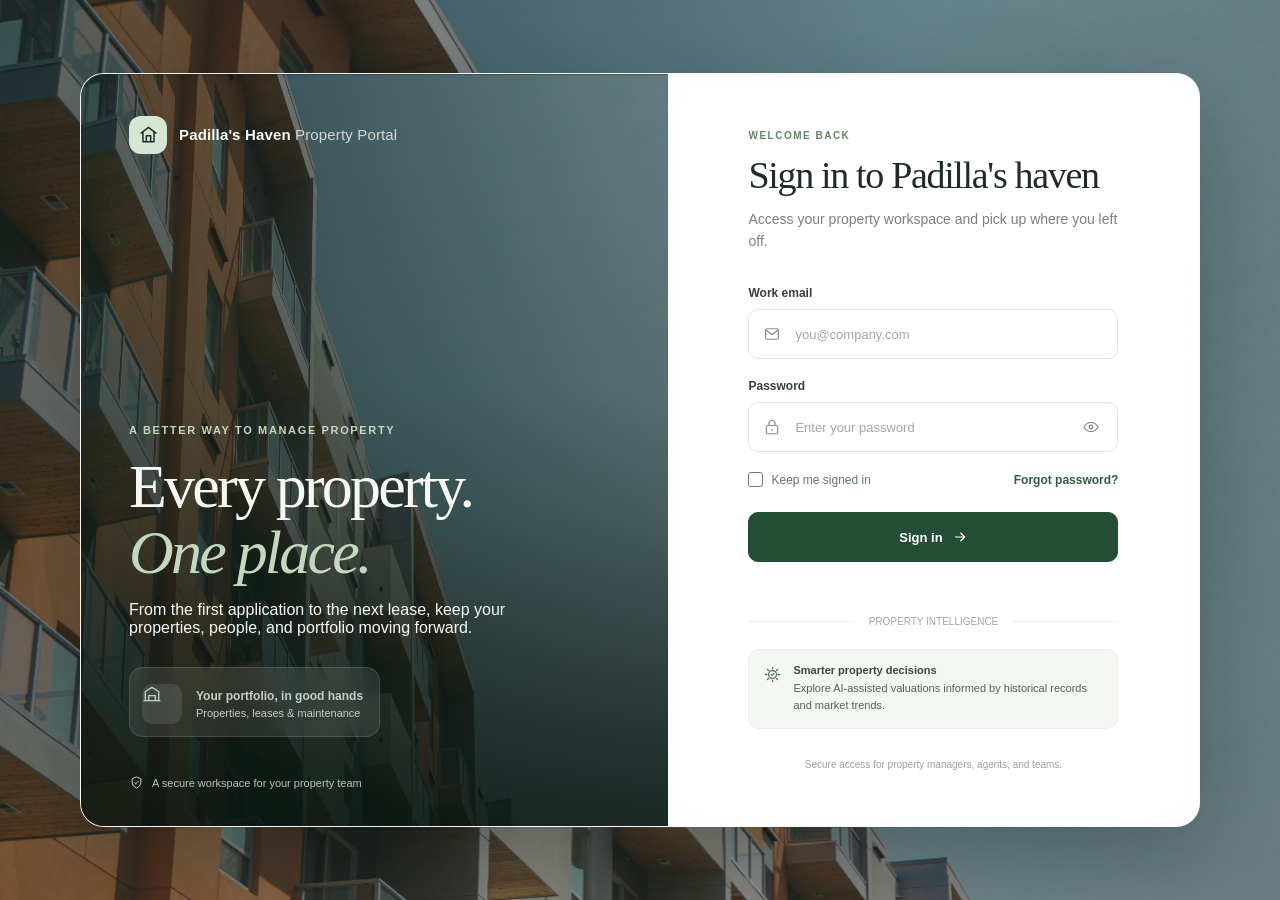
<file: Index.html>
<!DOCTYPE html>
<html lang="en">
<head>
  <meta charset="UTF-8">
  <meta name="viewport" content="width=device-width, initial-scale=1.0">
  <meta name="theme-color" content="#14251f">
  <title>Sign in | Padilla Property Portal</title>
  <style>
    :root {
      color-scheme: light;
      font-family: Inter, "Segoe UI", Arial, sans-serif;
      color: #202b26;
      background: #f5f6f2;
      font-synthesis: none;
      text-rendering: optimizeLegibility;
      -webkit-font-smoothing: antialiased;
      -moz-osx-font-smoothing: grayscale;
    }

    * { box-sizing: border-box; }

    body {
      min-width: 320px;
      min-height: 100vh;
      margin: 0;
      display: grid;
      place-items: center;
      padding: 32px;
      position: relative;
      isolation: isolate;
      overflow-x: hidden;
      background: #172a22;
    }

    body::before {
      position: fixed;
      z-index: -1;
      inset: -24px;
      content: "";
      background:
        linear-gradient(115deg, rgb(12 27 21 / 63%), rgb(20 37 31 / 34%) 54%, rgb(16 29 24 / 45%)),
        url("bg.jpg") center / cover;
      transform: translate3d(var(--parallax-x, 0px), var(--parallax-y, 0px), 0) scale(1.04);
      will-change: transform;
    }

    .login-shell {
      width: min(1120px, 100%);
      min-height: 680px;
      display: grid;
      grid-template-columns: 1.05fr 0.95fr;
      overflow: hidden;
      background: rgb(255 255 255 / 89%);
      border: 1px solid rgb(255 255 255 / 52%);
      border-radius: 24px;
      box-shadow: 0 28px 90px rgb(8 20 15 / 30%);
      backdrop-filter: blur(18px);
      -webkit-backdrop-filter: blur(18px);
    }

    .brand-panel {
      position: relative;
      display: flex;
      flex-direction: column;
      justify-content: space-between;
      min-height: 680px;
      overflow: hidden;
      padding: 42px 48px 36px;
      color: #f7f8f4;
      background:
        linear-gradient(0deg, rgb(10 22 17 / 84%), rgb(14 31 24 / 44%) 58%, rgb(13 26 21 / 31%)),
        linear-gradient(90deg, rgb(15 32 25 / 48%), rgb(15 32 25 / 12%)),
        url("bg.jpg");
      background-position:
        center,
        center,
        calc(50% + var(--parallax-x, 0px)) calc(50% + var(--parallax-y, 0px));
      background-size: auto, auto, 112% 112%;
    }

    .brand-panel::after {
      position: absolute;
      z-index: 0;
      content: "";
      pointer-events: none;
    }

    .brand-panel::after {
      right: 0;
      bottom: 0;
      left: 0;
      height: 42%;
      background: linear-gradient(transparent, rgb(9 21 16 / 26%));
    }

    .brand-header,
    .brand-copy,
    .brand-footer { position: relative; z-index: 1; }

    .brand-header {
      display: flex;
      align-items: center;
      gap: 12px;
      font-size: 15px;
      font-weight: 650;
      letter-spacing: 0.01em;
    }

    .brand-mark {
      width: 38px;
      height: 38px;
      display: grid;
      place-items: center;
      color: #183025;
      background: #d7e5d4;
      border-radius: 12px;
    }

    .brand-copy { max-width: 435px; margin-top: auto; padding: 56px 0 38px; }

    .eyebrow {
      margin: 0 0 18px;
      color: #c3d8bf;
      font-size: 11px;
      font-weight: 700;
      letter-spacing: 0.15em;
      text-transform: uppercase;
    }

    .brand-copy h1 {
      margin: 0;
      font-family: Georgia, "Times New Roman", serif;
      font-size: clamp(42px, 5vw, 62px);
      font-weight: 400;
      letter-spacing: -0.045em;
      line-height: 1.06;
    }

    .brand-copy h1 span { color: #c3d8bf; font-style: italic; }

    .brand-copy > p:last-child {
      max-width: 360px;
      margin: 22px 0 0;
      color: #c5d0c8;
      font-size: 15px;
      line-height: 1.75;
    }

    .property-card {
      display: flex;
      align-items: center;
      gap: 14px;
      width: fit-content;
      margin-top: 30px;
      padding: 12px 16px 12px 12px;
      background: rgb(255 255 255 / 9%);
      border: 1px solid rgb(255 255 255 / 13%);
      border-radius: 14px;
      backdrop-filter: blur(12px);
    }

    .property-icon {
      width: 40px;
      height: 40px;
      display: grid;
      place-items: center;
      color: #d7e5d4;
      background: rgb(215 229 212 / 12%);
      border-radius: 10px;
    }

    .property-card strong,
    .property-card span { display: block; }

    .property-card strong { font-size: 12px; font-weight: 600; }
    .property-card span { margin-top: 4px; color: #c5d0c8; font-size: 11px; }

    .brand-footer {
      display: flex;
      align-items: center;
      gap: 8px;
      color: #b8c5bc;
      font-size: 11px;
    }

    .brand-footer svg { color: #c3d8bf; }

    .form-panel {
      display: grid;
      place-items: center;
      padding: 56px;
      background: rgb(255 255 255 / 91%);
      backdrop-filter: blur(18px);
      -webkit-backdrop-filter: blur(18px);
    }

    .form-content { width: min(100%, 370px); }

    .mobile-brand {
      display: none;
      align-items: center;
      gap: 10px;
      margin-bottom: 44px;
      color: #20372b;
      font-size: 14px;
      font-weight: 650;
    }

    .mobile-brand .brand-mark { width: 34px; height: 34px; }

    .form-heading { margin-bottom: 34px; }

    .form-heading .eyebrow {
      margin-bottom: 12px;
      color: #66816b;
      font-size: 10px;
    }

    .form-heading h2 {
      margin: 0;
      color: #202b26;
      font-family: Georgia, "Times New Roman", serif;
      font-size: 38px;
      font-weight: 400;
      letter-spacing: -0.035em;
    }

    .form-heading p:last-child {
      margin: 11px 0 0;
      color: #78817b;
      font-size: 14px;
      line-height: 1.6;
    }

    .field { margin-bottom: 20px; }

    .field label {
      display: block;
      margin-bottom: 9px;
      color: #35413a;
      font-size: 12px;
      font-weight: 650;
    }

    .input-wrap { position: relative; }

    .input-wrap > svg {
      position: absolute;
      top: 50%;
      left: 15px;
      width: 18px;
      height: 18px;
      color: #849087;
      transform: translateY(-50%);
      pointer-events: none;
    }

    .field input {
      width: 100%;
      height: 50px;
      padding: 0 46px;
      color: #26332b;
      background: #fff;
      border: 1px solid #dfe4de;
      border-radius: 10px;
      outline: none;
      font: inherit;
      font-size: 13px;
      transition: border-color 160ms ease, box-shadow 160ms ease;
    }

    .field input::placeholder { color: #a0a9a2; }

    .field input:focus {
      border-color: #5e8067;
      box-shadow: 0 0 0 3px rgb(94 128 103 / 13%);
    }

    .password-toggle {
      position: absolute;
      top: 50%;
      right: 12px;
      display: grid;
      place-items: center;
      width: 30px;
      height: 30px;
      padding: 0;
      color: #78847b;
      background: transparent;
      border: 0;
      border-radius: 6px;
      cursor: pointer;
      transform: translateY(-50%);
    }

    .password-toggle:hover { color: #263d30; background: #f2f5f1; }
    .password-toggle:focus-visible { outline: 2px solid #5e8067; outline-offset: 2px; }

    .form-options {
      display: flex;
      align-items: center;
      justify-content: space-between;
      gap: 12px;
      margin: 1px 0 25px;
      font-size: 12px;
    }

    .remember-option {
      display: inline-flex;
      align-items: center;
      gap: 8px;
      color: #68736c;
      cursor: pointer;
    }

    .remember-option input {
      width: 15px;
      height: 15px;
      margin: 0;
      accent-color: #315d43;
    }

    .text-link {
      color: #315d43;
      font-weight: 600;
      text-decoration: none;
    }

    .text-link:hover { text-decoration: underline; }

    .submit-button {
      width: 100%;
      min-height: 50px;
      display: flex;
      align-items: center;
      justify-content: center;
      gap: 9px;
      color: #fff;
      background: #244d36;
      border: 1px solid #244d36;
      border-radius: 10px;
      cursor: pointer;
      font: inherit;
      font-size: 13px;
      font-weight: 650;
      transition: background 160ms ease, transform 160ms ease;
    }

    .submit-button:hover { background: #1a3d2a; }
    .submit-button:active { transform: translateY(1px); }
    .submit-button:focus-visible { outline: 3px solid rgb(49 93 67 / 30%); outline-offset: 3px; }
    .submit-button:disabled { cursor: wait; opacity: 0.75; }

    .status-message {
      min-height: 20px;
      margin: 12px 0 0;
      color: #a43e32;
      font-size: 12px;
      line-height: 1.5;
    }

    .status-message:empty { visibility: hidden; }
    .status-message[data-state="success"] { color: #315d43; }

    .form-divider {
      display: flex;
      align-items: center;
      gap: 14px;
      margin: 22px 0;
      color: #a0a8a2;
      font-size: 10px;
    }

    .form-divider::before,
    .form-divider::after {
      height: 1px;
      flex: 1;
      content: "";
      background: #edf0ec;
    }

    .ai-note {
      display: flex;
      align-items: flex-start;
      gap: 11px;
      padding: 14px;
      color: #526058;
      background: #f5f7f3;
      border: 1px solid #e9eee7;
      border-radius: 11px;
    }

    .ai-note svg { flex: 0 0 auto; margin-top: 1px; color: #52735b; }
    .ai-note strong { display: block; margin-bottom: 4px; color: #35473b; font-size: 11px; }
    .ai-note p { margin: 0; font-size: 11px; line-height: 1.55; }

    .form-footer {
      margin: 30px 0 0;
      color: #9aa39c;
      font-size: 10px;
      text-align: center;
    }

    @media (max-width: 860px) {
      body { padding: 20px; }
      .login-shell { grid-template-columns: 0.9fr 1.1fr; }
      .brand-panel { padding: 34px 32px 30px; }
      .form-panel { padding: 42px 34px; }
      .brand-copy h1 { font-size: 48px; }
    }

    @media (max-width: 640px) {
      body { display: block; padding: 0; }
      .login-shell {
        width: 100%;
        min-height: 100vh;
        display: block;
        border: 0;
        border-radius: 0;
        box-shadow: none;
        background: transparent;
        backdrop-filter: none;
        -webkit-backdrop-filter: none;
      }
      .brand-panel { display: none; }
      .form-panel {
        min-height: 100vh;
        padding: 34px 26px;
        background: rgb(255 255 255 / 94%);
      }
      .mobile-brand { display: flex; }
      .form-heading h2 { font-size: 35px; }
    }

    @media (prefers-reduced-motion: reduce) {
      *, *::before, *::after { scroll-behavior: auto !important; transition-duration: 0.01ms !important; }
      body::before { transform: none; }
    }
  </style>
</head>
<body>
  <main class="login-shell">
    <section class="brand-panel" aria-labelledby="brand-title">
      <div class="brand-header">
        <span class="brand-mark" aria-hidden="true">
          <svg width="21" height="21" viewBox="0 0 24 24" fill="none">
            <path d="M3.5 10.4 12 3.8l8.5 6.6M5.7 9.3v10.9h12.6V9.3M9.5 20.2v-6.8h5v6.8" stroke="currentColor" stroke-width="1.7" stroke-linecap="round" stroke-linejoin="round"/>
          </svg>
        </span>
        <span>Padilla's Haven <span style="font-weight: 400; opacity: .8;">Property Portal</span></span>
      </div>

      <div class="brand-copy">
        <p class="eyebrow">A better way to manage property</p>
        <h1 id="brand-title">Every property.<br><span>One place.</span></h1>
        <p>From the first application to the next lease, keep your properties, people, and portfolio moving forward.</p>
        <div class="property-card">
          <span class="property-icon" aria-hidden="true">
            <svg width="20" height="20" viewBox="0 0 24 24" fill="none">
              <path d="M4 20V9l8-5 8 5v11M8 20v-6h8v6M2.5 20h19" stroke="currentColor" stroke-width="1.6" stroke-linecap="round" stroke-linejoin="round"/>
            </svg>
          </span>
          <span><strong>Your portfolio, in good hands</strong><span>Properties, leases &amp; maintenance</span></span>
        </div>
      </div>

      <div class="brand-footer">
        <svg width="15" height="15" viewBox="0 0 24 24" fill="none" aria-hidden="true">
          <path d="M12 3 5 6v5c0 4.7 3 8.1 7 10 4-1.9 7-5.3 7-10V6l-7-3Z" stroke="currentColor" stroke-width="1.6" stroke-linejoin="round"/>
          <path d="m9 12 2 2 4-4" stroke="currentColor" stroke-width="1.6" stroke-linecap="round" stroke-linejoin="round"/>
        </svg>
        A secure workspace for your property team
      </div>
    </section>

    <section class="form-panel" aria-labelledby="login-title">
      <div class="form-content">
        <div class="mobile-brand">
          <span class="brand-mark" aria-hidden="true">
            <svg width="19" height="19" viewBox="0 0 24 24" fill="none">
              <path d="M3.5 10.4 12 3.8l8.5 6.6M5.7 9.3v10.9h12.6V9.3M9.5 20.2v-6.8h5v6.8" stroke="currentColor" stroke-width="1.7" stroke-linecap="round" stroke-linejoin="round"/>
            </svg>
          </span>
          <span>Haven Property Portal</span>
        </div>

        <header class="form-heading">
          <p class="eyebrow">Welcome back</p>
          <h2 id="login-title">Sign in to Padilla's haven</h2>
          <p>Access your property workspace and pick up where you left off.</p>
        </header>

        <form id="loginForm">
          <div class="field">
            <label for="email">Work email</label>
            <div class="input-wrap">
              <svg viewBox="0 0 24 24" fill="none" aria-hidden="true">
                <rect x="3.5" y="5" width="17" height="14" rx="2" stroke="currentColor" stroke-width="1.6"/>
                <path d="m4.5 7 7.5 6 7.5-6" stroke="currentColor" stroke-width="1.6" stroke-linecap="round" stroke-linejoin="round"/>
              </svg>
              <input type="email" id="email" name="email" placeholder="you@company.com" autocomplete="username" required>
            </div>
          </div>

          <div class="field">
            <label for="password">Password</label>
            <div class="input-wrap">
              <svg viewBox="0 0 24 24" fill="none" aria-hidden="true">
                <rect x="4.5" y="10" width="15" height="11" rx="2" stroke="currentColor" stroke-width="1.6"/>
                <path d="M8 10V7a4 4 0 0 1 8 0v3m-4 5v2" stroke="currentColor" stroke-width="1.6" stroke-linecap="round"/>
              </svg>
              <input type="password" id="password" name="password" placeholder="Enter your password" autocomplete="current-password" required>
              <button class="password-toggle" type="button" id="passwordToggle" aria-label="Show password" aria-pressed="false">
                <svg width="18" height="18" viewBox="0 0 24 24" fill="none" aria-hidden="true">
                  <path d="M2.5 12s3.4-6 9.5-6 9.5 6 9.5 6-3.4 6-9.5 6-9.5-6-9.5-6Z" stroke="currentColor" stroke-width="1.6"/>
                  <circle cx="12" cy="12" r="2.5" stroke="currentColor" stroke-width="1.6"/>
                </svg>
              </button>
            </div>
          </div>

          <div class="form-options">
            <label class="remember-option"><input type="checkbox" name="remember"> Keep me signed in</label>
            <a class="text-link" href="mailto:support@haven.example?subject=Password%20help">Forgot password?</a>
          </div>

          <button class="submit-button" id="submitButton" type="submit">
            Sign in
            <svg width="16" height="16" viewBox="0 0 24 24" fill="none" aria-hidden="true">
              <path d="M5 12h14m-6-6 6 6-6 6" stroke="currentColor" stroke-width="1.7" stroke-linecap="round" stroke-linejoin="round"/>
            </svg>
          </button>
          <p class="status-message" id="statusMessage" role="status" aria-live="polite"></p>
        </form>

        <div class="form-divider">PROPERTY INTELLIGENCE</div>
        <aside class="ai-note" aria-label="AI property valuation feature">
          <svg width="19" height="19" viewBox="0 0 24 24" fill="none" aria-hidden="true">
            <path d="M12 3v2m0 14v2M3 12h2m14 0h2M5.6 5.6 7 7m10 10 1.4 1.4m0-12.8L17 7M7 17l-1.4 1.4" stroke="currentColor" stroke-width="1.6" stroke-linecap="round"/>
            <circle cx="12" cy="12" r="5" stroke="currentColor" stroke-width="1.6"/>
            <path d="m10.5 12 1 1 2-2" stroke="currentColor" stroke-width="1.5" stroke-linecap="round" stroke-linejoin="round"/>
          </svg>
          <div>
            <strong>Smarter property decisions</strong>
            <p>Explore AI-assisted valuations informed by historical records and market trends.</p>
          </div>
        </aside>
        <p class="form-footer">Secure access for property managers, agents, and teams.</p>
      </div>
    </section>
  </main>

  <script>
    const loginForm = document.getElementById("loginForm");
    const passwordInput = document.getElementById("password");
    const passwordToggle = document.getElementById("passwordToggle");
    const submitButton = document.getElementById("submitButton");
    const statusMessage = document.getElementById("statusMessage");
    const prefersReducedMotion = window.matchMedia("(prefers-reduced-motion: reduce)");

    if (!prefersReducedMotion.matches) {
      let targetX = 0;
      let targetY = 0;
      let currentX = 0;
      let currentY = 0;
      let animationFrame = 0;

      const animateBackground = () => {
        currentX += (targetX - currentX) * 0.12;
        currentY += (targetY - currentY) * 0.12;
        document.body.style.setProperty("--parallax-x", `${currentX.toFixed(2)}px`);
        document.body.style.setProperty("--parallax-y", `${currentY.toFixed(2)}px`);

        if (Math.abs(targetX - currentX) > 0.08 || Math.abs(targetY - currentY) > 0.08) {
          animationFrame = window.requestAnimationFrame(animateBackground);
        } else {
          currentX = targetX;
          currentY = targetY;
          document.body.style.setProperty("--parallax-x", `${currentX.toFixed(2)}px`);
          document.body.style.setProperty("--parallax-y", `${currentY.toFixed(2)}px`);
          animationFrame = 0;
        }
      };

      const scheduleBackground = () => {
        if (!animationFrame) animationFrame = window.requestAnimationFrame(animateBackground);
      };

      window.addEventListener("pointermove", (event) => {
        targetX = (0.5 - event.clientX / window.innerWidth) * 24;
        targetY = (0.5 - event.clientY / window.innerHeight) * 18;
        scheduleBackground();
      }, { passive: true });

      const resetBackground = () => {
        targetX = 0;
        targetY = 0;
        scheduleBackground();
      };

      window.addEventListener("pointerup", resetBackground, { passive: true });
      window.addEventListener("pointercancel", resetBackground, { passive: true });
      window.addEventListener("blur", resetBackground);
    }

    passwordToggle.addEventListener("click", () => {
      const showPassword = passwordInput.type === "password";
      passwordInput.type = showPassword ? "text" : "password";
      passwordToggle.setAttribute("aria-label", showPassword ? "Hide password" : "Show password");
      passwordToggle.setAttribute("aria-pressed", String(showPassword));
    });

    loginForm.addEventListener("submit", async (event) => {
      event.preventDefault();
      statusMessage.textContent = "";
      statusMessage.removeAttribute("data-state");
      submitButton.disabled = true;
      submitButton.textContent = "Signing in...";

      try {
        const email = document.getElementById("email").value;
        const password = passwordInput.value;
        const response = await fetch("/login", {
          method: "POST",
          headers: { "Content-Type": "application/json" },
          body: JSON.stringify({ email, password })
        });

        let data;
        try {
          data = await response.json();
        } catch (error) {
          throw new Error("We couldn't read the sign-in response. Please try again.");
        }

        if (!response.ok) {
          throw new Error(data.message || data.error || "Unable to sign in. Check your details and try again.");
        }

        if (!data.token) {
          throw new Error(data.message || "Unable to sign in. Check your details and try again.");
        }

        localStorage.setItem("token", data.token);
        statusMessage.dataset.state = "success";
        statusMessage.textContent = "Signed in successfully.";
      } catch (error) {
        statusMessage.textContent = error.message || "Unable to connect. Please try again.";
      } finally {
        submitButton.disabled = false;
        submitButton.innerHTML = 'Sign in <svg width="16" height="16" viewBox="0 0 24 24" fill="none" aria-hidden="true"><path d="M5 12h14m-6-6 6 6-6 6" stroke="currentColor" stroke-width="1.7" stroke-linecap="round" stroke-linejoin="round"/></svg>';
      }
    });
  </script>
</body>
</html>
</file>
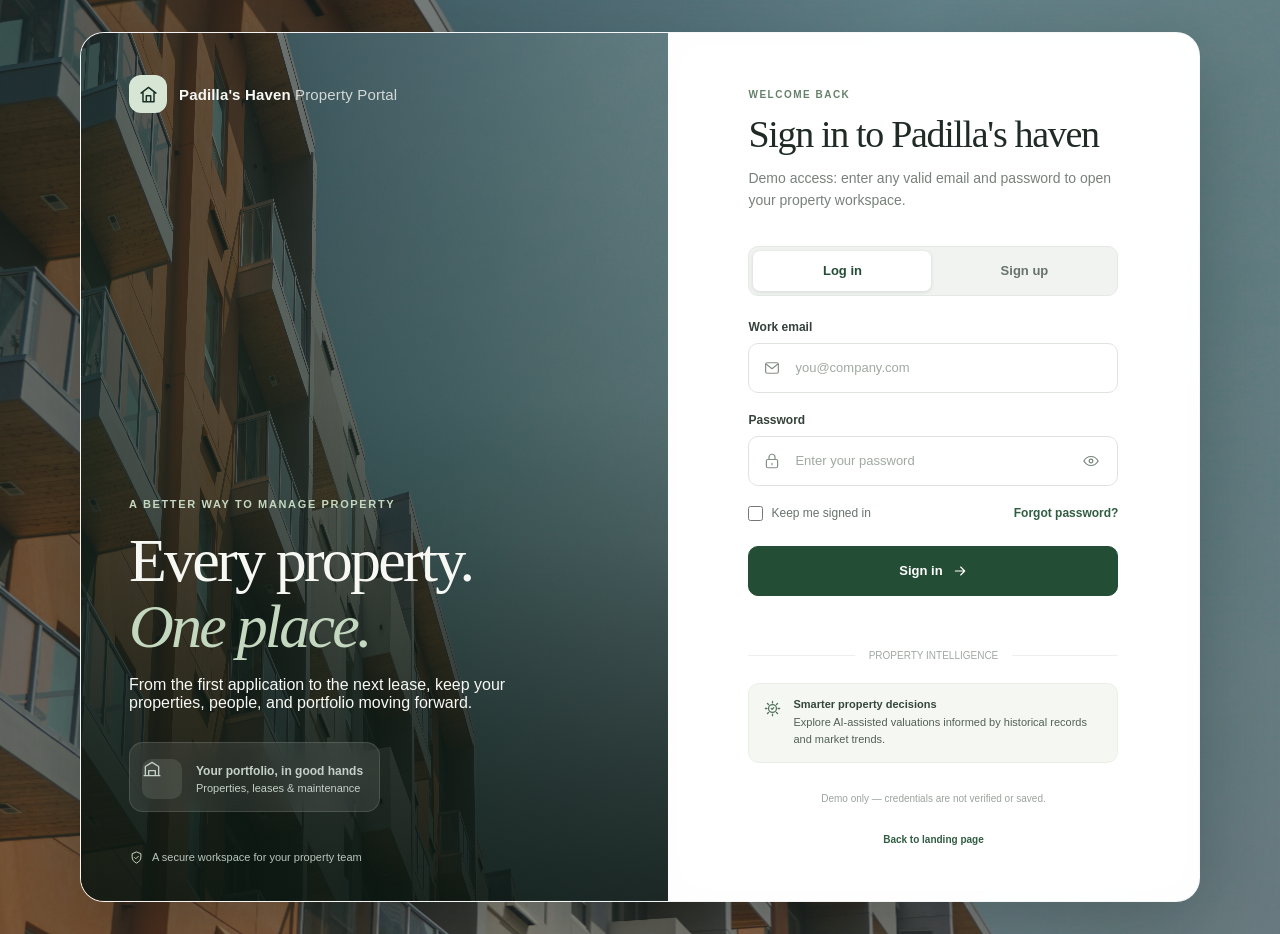
<file: yolo-main/yolo-main/LOGIN PANEL/Index.html>
<!DOCTYPE html>
<html lang="en">
<head>
  <meta charset="UTF-8">
  <meta name="viewport" content="width=device-width, initial-scale=1.0">
  <meta name="theme-color" content="#14251f">
  <title>Sign in | Padilla Property Portal</title>
  <style>
    :root {
      color-scheme: light;
      font-family: Inter, "Segoe UI", Arial, sans-serif;
      color: #202b26;
      background: #f5f6f2;
      font-synthesis: none;
      text-rendering: optimizeLegibility;
      -webkit-font-smoothing: antialiased;
      -moz-osx-font-smoothing: grayscale;
    }

    * { box-sizing: border-box; }

    body {
      min-width: 320px;
      min-height: 100vh;
      margin: 0;
      display: grid;
      place-items: center;
      padding: 32px;
      position: relative;
      isolation: isolate;
      overflow-x: hidden;
      background: #172a22;
    }

    body::before {
      position: fixed;
      z-index: -1;
      inset: -24px;
      content: "";
      background:
        linear-gradient(115deg, rgb(12 27 21 / 63%), rgb(20 37 31 / 34%) 54%, rgb(16 29 24 / 45%)),
        url("bg.jpg") center / cover;
      transform: translate3d(var(--parallax-x, 0px), var(--parallax-y, 0px), 0) scale(1.04);
      will-change: transform;
    }

    .login-shell {
      width: min(1120px, 100%);
      min-height: 680px;
      display: grid;
      grid-template-columns: 1.05fr 0.95fr;
      overflow: hidden;
      background: rgb(255 255 255 / 89%);
      border: 1px solid rgb(255 255 255 / 52%);
      border-radius: 24px;
      box-shadow: 0 28px 90px rgb(8 20 15 / 30%);
      backdrop-filter: blur(18px);
      -webkit-backdrop-filter: blur(18px);
    }

    .brand-panel {
      position: relative;
      display: flex;
      flex-direction: column;
      justify-content: space-between;
      min-height: 680px;
      overflow: hidden;
      padding: 42px 48px 36px;
      color: #f7f8f4;
      background:
        linear-gradient(0deg, rgb(10 22 17 / 84%), rgb(14 31 24 / 44%) 58%, rgb(13 26 21 / 31%)),
        linear-gradient(90deg, rgb(15 32 25 / 48%), rgb(15 32 25 / 12%)),
        url("bg.jpg");
      background-position:
        center,
        center,
        calc(50% + var(--parallax-x, 0px)) calc(50% + var(--parallax-y, 0px));
      background-size: auto, auto, 112% 112%;
    }

    .brand-panel::after {
      position: absolute;
      z-index: 0;
      content: "";
      pointer-events: none;
    }

    .brand-panel::after {
      right: 0;
      bottom: 0;
      left: 0;
      height: 42%;
      background: linear-gradient(transparent, rgb(9 21 16 / 26%));
    }

    .brand-header,
    .brand-copy,
    .brand-footer { position: relative; z-index: 1; }

    .brand-header {
      display: flex;
      align-items: center;
      gap: 12px;
      font-size: 15px;
      font-weight: 650;
      letter-spacing: 0.01em;
    }

    .brand-mark {
      width: 38px;
      height: 38px;
      display: grid;
      place-items: center;
      color: #183025;
      background: #d7e5d4;
      border-radius: 12px;
    }

    .brand-copy { max-width: 435px; margin-top: auto; padding: 56px 0 38px; }

    .eyebrow {
      margin: 0 0 18px;
      color: #c3d8bf;
      font-size: 11px;
      font-weight: 700;
      letter-spacing: 0.15em;
      text-transform: uppercase;
    }

    .brand-copy h1 {
      margin: 0;
      font-family: Georgia, "Times New Roman", serif;
      font-size: clamp(42px, 5vw, 62px);
      font-weight: 400;
      letter-spacing: -0.045em;
      line-height: 1.06;
    }

    .brand-copy h1 span { color: #c3d8bf; font-style: italic; }

    .brand-copy > p:last-child {
      max-width: 360px;
      margin: 22px 0 0;
      color: #c5d0c8;
      font-size: 15px;
      line-height: 1.75;
    }

    .property-card {
      display: flex;
      align-items: center;
      gap: 14px;
      width: fit-content;
      margin-top: 30px;
      padding: 12px 16px 12px 12px;
      background: rgb(255 255 255 / 9%);
      border: 1px solid rgb(255 255 255 / 13%);
      border-radius: 14px;
      backdrop-filter: blur(12px);
    }

    .property-icon {
      width: 40px;
      height: 40px;
      display: grid;
      place-items: center;
      color: #d7e5d4;
      background: rgb(215 229 212 / 12%);
      border-radius: 10px;
    }

    .property-card strong,
    .property-card span { display: block; }

    .property-card strong { font-size: 12px; font-weight: 600; }
    .property-card span { margin-top: 4px; color: #c5d0c8; font-size: 11px; }

    .brand-footer {
      display: flex;
      align-items: center;
      gap: 8px;
      color: #b8c5bc;
      font-size: 11px;
    }

    .brand-footer svg { color: #c3d8bf; }

    .form-panel {
      display: grid;
      place-items: center;
      padding: 56px;
      background: rgb(255 255 255 / 91%);
      backdrop-filter: blur(18px);
      -webkit-backdrop-filter: blur(18px);
    }

    .form-content { width: min(100%, 370px); }

    .mobile-brand {
      display: none;
      align-items: center;
      gap: 10px;
      margin-bottom: 44px;
      color: #20372b;
      font-size: 14px;
      font-weight: 650;
    }

    .mobile-brand .brand-mark { width: 34px; height: 34px; }

    .form-heading { margin-bottom: 34px; }

    .form-heading .eyebrow {
      margin-bottom: 12px;
      color: #66816b;
      font-size: 10px;
    }

    .form-heading h2 {
      margin: 0;
      color: #202b26;
      font-family: Georgia, "Times New Roman", serif;
      font-size: 38px;
      font-weight: 400;
      letter-spacing: -0.035em;
    }

    .form-heading p:last-child {
      margin: 11px 0 0;
      color: #78817b;
      font-size: 14px;
      line-height: 1.6;
    }

    .auth-choice {
      display: grid;
      grid-template-columns: 1fr 1fr;
      gap: 4px;
      margin: 0 0 24px;
      padding: 4px;
      background: #f0f3ef;
      border: 1px solid #e4e9e3;
      border-radius: 10px;
    }

    .auth-choice button {
      min-height: 40px;
      color: #68736c;
      background: transparent;
      border: 0;
      border-radius: 7px;
      cursor: pointer;
      font: inherit;
      font-size: 13px;
      font-weight: 600;
    }

    .auth-choice button[aria-selected="true"] {
      color: #244d36;
      background: #fff;
      box-shadow: 0 1px 4px rgb(20 37 31 / 12%);
    }

    .auth-choice button:focus-visible {
      outline: 2px solid #5e8067;
      outline-offset: 2px;
    }

    [hidden] { display: none !important; }

    .field { margin-bottom: 20px; }

    .field label {
      display: block;
      margin-bottom: 9px;
      color: #35413a;
      font-size: 12px;
      font-weight: 650;
    }

    .input-wrap { position: relative; }

    .input-wrap > svg {
      position: absolute;
      top: 50%;
      left: 15px;
      width: 18px;
      height: 18px;
      color: #849087;
      transform: translateY(-50%);
      pointer-events: none;
    }

    .field input {
      width: 100%;
      height: 50px;
      padding: 0 46px;
      color: #26332b;
      background: #fff;
      border: 1px solid #dfe4de;
      border-radius: 10px;
      outline: none;
      font: inherit;
      font-size: 13px;
      transition: border-color 160ms ease, box-shadow 160ms ease;
    }

    .field input::placeholder { color: #a0a9a2; }

    .field input:focus {
      border-color: #5e8067;
      box-shadow: 0 0 0 3px rgb(94 128 103 / 13%);
    }

    .password-toggle {
      position: absolute;
      top: 50%;
      right: 12px;
      display: grid;
      place-items: center;
      width: 30px;
      height: 30px;
      padding: 0;
      color: #78847b;
      background: transparent;
      border: 0;
      border-radius: 6px;
      cursor: pointer;
      transform: translateY(-50%);
    }

    .password-toggle:hover { color: #263d30; background: #f2f5f1; }
    .password-toggle:focus-visible { outline: 2px solid #5e8067; outline-offset: 2px; }

    .form-options {
      display: flex;
      align-items: center;
      justify-content: space-between;
      gap: 12px;
      margin: 1px 0 25px;
      font-size: 12px;
    }

    .remember-option {
      display: inline-flex;
      align-items: center;
      gap: 8px;
      color: #68736c;
      cursor: pointer;
    }

    .remember-option input {
      width: 15px;
      height: 15px;
      margin: 0;
      accent-color: #315d43;
    }

    .text-link {
      color: #315d43;
      font-weight: 600;
      text-decoration: none;
    }

    .text-link:hover { text-decoration: underline; }

    .submit-button {
      width: 100%;
      min-height: 50px;
      display: flex;
      align-items: center;
      justify-content: center;
      gap: 9px;
      color: #fff;
      background: #244d36;
      border: 1px solid #244d36;
      border-radius: 10px;
      cursor: pointer;
      font: inherit;
      font-size: 13px;
      font-weight: 650;
      transition: background 160ms ease, transform 160ms ease;
    }

    .submit-button:hover { background: #1a3d2a; }
    .submit-button:active { transform: translateY(1px); }
    .submit-button:focus-visible { outline: 3px solid rgb(49 93 67 / 30%); outline-offset: 3px; }
    .submit-button:disabled { cursor: wait; opacity: 0.75; }

    .status-message {
      min-height: 20px;
      margin: 12px 0 0;
      color: #a43e32;
      font-size: 12px;
      line-height: 1.5;
    }

    .status-message:empty { visibility: hidden; }
    .status-message[data-state="success"] { color: #315d43; }

    .form-divider {
      display: flex;
      align-items: center;
      gap: 14px;
      margin: 22px 0;
      color: #a0a8a2;
      font-size: 10px;
    }

    .form-divider::before,
    .form-divider::after {
      height: 1px;
      flex: 1;
      content: "";
      background: #edf0ec;
    }

    .ai-note {
      display: flex;
      align-items: flex-start;
      gap: 11px;
      padding: 14px;
      color: #526058;
      background: #f5f7f3;
      border: 1px solid #e9eee7;
      border-radius: 11px;
    }

    .ai-note svg { flex: 0 0 auto; margin-top: 1px; color: #52735b; }
    .ai-note strong { display: block; margin-bottom: 4px; color: #35473b; font-size: 11px; }
    .ai-note p { margin: 0; font-size: 11px; line-height: 1.55; }

    .form-footer {
      margin: 30px 0 0;
      color: #9aa39c;
      font-size: 10px;
      text-align: center;
    }

    @media (max-width: 860px) {
      body { padding: 20px; }
      .login-shell { grid-template-columns: 0.9fr 1.1fr; }
      .brand-panel { padding: 34px 32px 30px; }
      .form-panel { padding: 42px 34px; }
      .brand-copy h1 { font-size: 48px; }
    }

    @media (max-width: 640px) {
      body { display: block; padding: 0; }
      .login-shell {
        width: 100%;
        min-height: 100vh;
        display: block;
        border: 0;
        border-radius: 0;
        box-shadow: none;
        background: transparent;
        backdrop-filter: none;
        -webkit-backdrop-filter: none;
      }
      .brand-panel { display: none; }
      .form-panel {
        min-height: 100vh;
        padding: 34px 26px;
        background: rgb(255 255 255 / 94%);
      }
      .mobile-brand { display: flex; }
      .form-heading h2 { font-size: 35px; }
    }

    @media (prefers-reduced-motion: reduce) {
      *, *::before, *::after { scroll-behavior: auto !important; transition-duration: 0.01ms !important; }
      body::before { transform: none; }
    }
  </style>
</head>
<body>
  <main class="login-shell">
    <section class="brand-panel" aria-labelledby="brand-title">
      <div class="brand-header">
        <span class="brand-mark" aria-hidden="true">
          <svg width="21" height="21" viewBox="0 0 24 24" fill="none">
            <path d="M3.5 10.4 12 3.8l8.5 6.6M5.7 9.3v10.9h12.6V9.3M9.5 20.2v-6.8h5v6.8" stroke="currentColor" stroke-width="1.7" stroke-linecap="round" stroke-linejoin="round"/>
          </svg>
        </span>
        <span>Padilla's Haven <span style="font-weight: 400; opacity: .8;">Property Portal</span></span>
      </div>

      <div class="brand-copy">
        <p class="eyebrow">A better way to manage property</p>
        <h1 id="brand-title">Every property.<br><span>One place.</span></h1>
        <p>From the first application to the next lease, keep your properties, people, and portfolio moving forward.</p>
        <div class="property-card">
          <span class="property-icon" aria-hidden="true">
            <svg width="20" height="20" viewBox="0 0 24 24" fill="none">
              <path d="M4 20V9l8-5 8 5v11M8 20v-6h8v6M2.5 20h19" stroke="currentColor" stroke-width="1.6" stroke-linecap="round" stroke-linejoin="round"/>
            </svg>
          </span>
          <span><strong>Your portfolio, in good hands</strong><span>Properties, leases &amp; maintenance</span></span>
        </div>
      </div>

      <div class="brand-footer">
        <svg width="15" height="15" viewBox="0 0 24 24" fill="none" aria-hidden="true">
          <path d="M12 3 5 6v5c0 4.7 3 8.1 7 10 4-1.9 7-5.3 7-10V6l-7-3Z" stroke="currentColor" stroke-width="1.6" stroke-linejoin="round"/>
          <path d="m9 12 2 2 4-4" stroke="currentColor" stroke-width="1.6" stroke-linecap="round" stroke-linejoin="round"/>
        </svg>
        A secure workspace for your property team
      </div>
    </section>

    <section class="form-panel" aria-labelledby="login-title">
      <div class="form-content">
        <div class="mobile-brand">
          <span class="brand-mark" aria-hidden="true">
            <svg width="19" height="19" viewBox="0 0 24 24" fill="none">
              <path d="M3.5 10.4 12 3.8l8.5 6.6M5.7 9.3v10.9h12.6V9.3M9.5 20.2v-6.8h5v6.8" stroke="currentColor" stroke-width="1.7" stroke-linecap="round" stroke-linejoin="round"/>
            </svg>
          </span>
          <span>Haven Property Portal</span>
        </div>

        <header class="form-heading">
          <p class="eyebrow">Welcome back</p>
          <h2 id="login-title">Sign in to Padilla's haven</h2>
          <p>Demo access: enter any valid email and password to open your property workspace.</p>
        </header>

        <div class="auth-choice" role="tablist" aria-label="Choose an account action">
          <button type="button" id="loginTab" role="tab" aria-selected="true" aria-controls="loginForm">Log in</button>
          <button type="button" id="signupTab" role="tab" aria-selected="false" aria-controls="loginForm" tabindex="-1">Sign up</button>
        </div>

        <form id="loginForm">
          <div class="field" id="nameField" hidden>
            <label for="fullName">Full name</label>
            <div class="input-wrap">
              <svg viewBox="0 0 24 24" fill="none" aria-hidden="true">
                <circle cx="12" cy="8" r="3.5" stroke="currentColor" stroke-width="1.6"/>
                <path d="M4.5 20c.7-3.4 3.4-5.2 7.5-5.2s6.8 1.8 7.5 5.2" stroke="currentColor" stroke-width="1.6" stroke-linecap="round"/>
              </svg>
              <input type="text" id="fullName" name="fullName" placeholder="Your name" autocomplete="name" disabled>
            </div>
          </div>

          <div class="field">
            <label for="email">Work email</label>
            <div class="input-wrap">
              <svg viewBox="0 0 24 24" fill="none" aria-hidden="true">
                <rect x="3.5" y="5" width="17" height="14" rx="2" stroke="currentColor" stroke-width="1.6"/>
                <path d="m4.5 7 7.5 6 7.5-6" stroke="currentColor" stroke-width="1.6" stroke-linecap="round" stroke-linejoin="round"/>
              </svg>
              <input type="email" id="email" name="email" placeholder="you@company.com" autocomplete="username" required>
            </div>
          </div>

          <div class="field">
            <label for="password">Password</label>
            <div class="input-wrap">
              <svg viewBox="0 0 24 24" fill="none" aria-hidden="true">
                <rect x="4.5" y="10" width="15" height="11" rx="2" stroke="currentColor" stroke-width="1.6"/>
                <path d="M8 10V7a4 4 0 0 1 8 0v3m-4 5v2" stroke="currentColor" stroke-width="1.6" stroke-linecap="round"/>
              </svg>
              <input type="password" id="password" name="password" placeholder="Enter your password" autocomplete="current-password" required>
              <button class="password-toggle" type="button" id="passwordToggle" aria-label="Show password" aria-pressed="false">
                <svg width="18" height="18" viewBox="0 0 24 24" fill="none" aria-hidden="true">
                  <path d="M2.5 12s3.4-6 9.5-6 9.5 6 9.5 6-3.4 6-9.5 6-9.5-6-9.5-6Z" stroke="currentColor" stroke-width="1.6"/>
                  <circle cx="12" cy="12" r="2.5" stroke="currentColor" stroke-width="1.6"/>
                </svg>
              </button>
            </div>
          </div>

          <div class="form-options">
            <label class="remember-option"><input type="checkbox" name="remember"> Keep me signed in</label>
            <a class="text-link" href="mailto:support@haven.example?subject=Password%20help">Forgot password?</a>
          </div>

          <button class="submit-button" id="submitButton" type="submit">
            Sign in
            <svg width="16" height="16" viewBox="0 0 24 24" fill="none" aria-hidden="true">
              <path d="M5 12h14m-6-6 6 6-6 6" stroke="currentColor" stroke-width="1.7" stroke-linecap="round" stroke-linejoin="round"/>
            </svg>
          </button>
          <p class="status-message" id="statusMessage" role="status" aria-live="polite"></p>
        </form>

        <div class="form-divider">PROPERTY INTELLIGENCE</div>
        <aside class="ai-note" aria-label="AI property valuation feature">
          <svg width="19" height="19" viewBox="0 0 24 24" fill="none" aria-hidden="true">
            <path d="M12 3v2m0 14v2M3 12h2m14 0h2M5.6 5.6 7 7m10 10 1.4 1.4m0-12.8L17 7M7 17l-1.4 1.4" stroke="currentColor" stroke-width="1.6" stroke-linecap="round"/>
            <circle cx="12" cy="12" r="5" stroke="currentColor" stroke-width="1.6"/>
            <path d="m10.5 12 1 1 2-2" stroke="currentColor" stroke-width="1.5" stroke-linecap="round" stroke-linejoin="round"/>
          </svg>
          <div>
            <strong>Smarter property decisions</strong>
            <p>Explore AI-assisted valuations informed by historical records and market trends.</p>
          </div>
        </aside>
        <p class="form-footer">Demo only — credentials are not verified or saved.</p>
        <p class="form-footer"><a class="text-link" href="../LANDING%20PAGE%20(before%20login)/landing.html">Back to landing page</a></p>
      </div>
    </section>
  </main>

  <script>
    const loginForm = document.getElementById("loginForm");
    const passwordInput = document.getElementById("password");
    const passwordToggle = document.getElementById("passwordToggle");
    const submitButton = document.getElementById("submitButton");
    const statusMessage = document.getElementById("statusMessage");
    const loginTab = document.getElementById("loginTab");
    const signupTab = document.getElementById("signupTab");
    const nameField = document.getElementById("nameField");
    const fullNameInput = document.getElementById("fullName");
    const formTitle = document.getElementById("login-title");
    const formDescription = document.querySelector(".form-heading p:last-child");
    const rememberOptions = document.querySelector(".form-options");
    const prefersReducedMotion = window.matchMedia("(prefers-reduced-motion: reduce)");
    let isSignUp = false;

    const setAuthMode = (signUp) => {
      isSignUp = signUp;
      loginTab.setAttribute("aria-selected", String(!signUp));
      loginTab.tabIndex = signUp ? -1 : 0;
      signupTab.setAttribute("aria-selected", String(signUp));
      signupTab.tabIndex = signUp ? 0 : -1;
      nameField.hidden = !signUp;
      fullNameInput.disabled = !signUp;
      fullNameInput.required = signUp;
      passwordInput.autocomplete = signUp ? "new-password" : "current-password";
      rememberOptions.hidden = signUp;
      formTitle.textContent = signUp ? "Create your account" : "Sign in to Padilla's haven";
      formDescription.textContent = signUp
        ? "Create a demo account to continue to your property workspace."
        : "Demo access: enter any valid email and password to open your property workspace.";
      submitButton.innerHTML = signUp
        ? 'Sign up <svg width="16" height="16" viewBox="0 0 24 24" fill="none" aria-hidden="true"><path d="M5 12h14m-6-6 6 6-6 6" stroke="currentColor" stroke-width="1.7" stroke-linecap="round" stroke-linejoin="round"/></svg>'
        : 'Sign in <svg width="16" height="16" viewBox="0 0 24 24" fill="none" aria-hidden="true"><path d="M5 12h14m-6-6 6 6-6 6" stroke="currentColor" stroke-width="1.7" stroke-linecap="round" stroke-linejoin="round"/></svg>';
      statusMessage.textContent = "";
      statusMessage.removeAttribute("data-state");
    };

    loginTab.addEventListener("click", () => setAuthMode(false));
    signupTab.addEventListener("click", () => setAuthMode(true));
    [loginTab, signupTab].forEach((tab) => {
      tab.addEventListener("keydown", (event) => {
        if (event.key === "ArrowLeft" || event.key === "ArrowRight") {
          event.preventDefault();
          const nextTab = tab === loginTab ? signupTab : loginTab;
          nextTab.focus();
          nextTab.click();
        }
      });
    });

    if (!prefersReducedMotion.matches) {
      let targetX = 0;
      let targetY = 0;
      let currentX = 0;
      let currentY = 0;
      let animationFrame = 0;

      const animateBackground = () => {
        currentX += (targetX - currentX) * 0.12;
        currentY += (targetY - currentY) * 0.12;
        document.body.style.setProperty("--parallax-x", `${currentX.toFixed(2)}px`);
        document.body.style.setProperty("--parallax-y", `${currentY.toFixed(2)}px`);

        if (Math.abs(targetX - currentX) > 0.08 || Math.abs(targetY - currentY) > 0.08) {
          animationFrame = window.requestAnimationFrame(animateBackground);
        } else {
          currentX = targetX;
          currentY = targetY;
          document.body.style.setProperty("--parallax-x", `${currentX.toFixed(2)}px`);
          document.body.style.setProperty("--parallax-y", `${currentY.toFixed(2)}px`);
          animationFrame = 0;
        }
      };

      const scheduleBackground = () => {
        if (!animationFrame) animationFrame = window.requestAnimationFrame(animateBackground);
      };

      window.addEventListener("pointermove", (event) => {
        targetX = (0.5 - event.clientX / window.innerWidth) * 24;
        targetY = (0.5 - event.clientY / window.innerHeight) * 18;
        scheduleBackground();
      }, { passive: true });

      const resetBackground = () => {
        targetX = 0;
        targetY = 0;
        scheduleBackground();
      };

      window.addEventListener("pointerup", resetBackground, { passive: true });
      window.addEventListener("pointercancel", resetBackground, { passive: true });
      window.addEventListener("blur", resetBackground);
    }

    passwordToggle.addEventListener("click", () => {
      const showPassword = passwordInput.type === "password";
      passwordInput.type = showPassword ? "text" : "password";
      passwordToggle.setAttribute("aria-label", showPassword ? "Hide password" : "Show password");
      passwordToggle.setAttribute("aria-pressed", String(showPassword));
    });

    loginForm.addEventListener("submit", (event) => {
      event.preventDefault();
      statusMessage.textContent = "";
      statusMessage.removeAttribute("data-state");
      submitButton.disabled = true;
      submitButton.textContent = isSignUp ? "Creating account..." : "Signing in...";
      statusMessage.dataset.state = "success";
      statusMessage.textContent = isSignUp
        ? "Demo account created. Opening the property portal..."
        : "Demo sign-in successful. Opening the property portal...";
      window.setTimeout(() => {
        window.location.assign("../MAIN%20WEB/index.html");
      }, 400);
    });
  </script>
</body>
</html>
</file>
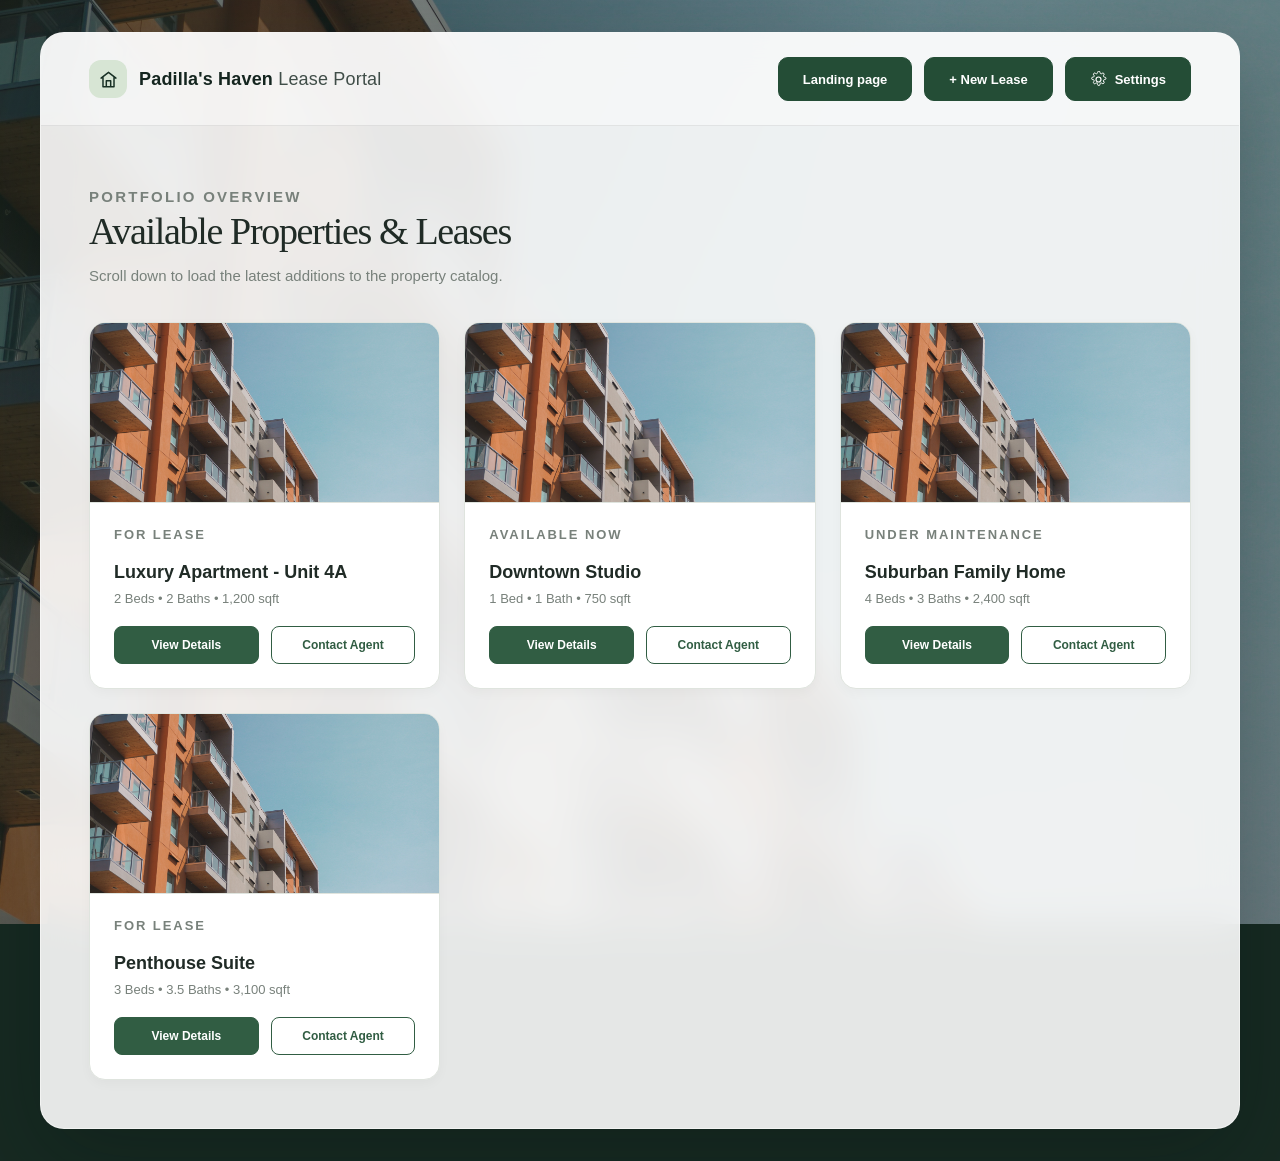
<file: yolo-main/yolo-main/MAIN WEB/index.html>
<!DOCTYPE html>
<html lang="en">
<head>
  <meta charset="UTF-8">
  <meta name="viewport" content="width=device-width, initial-scale=1.0">
  <meta name="theme-color" content="#14251f">
  <title>Dashboard | Padilla Property Portal</title>
  <link rel="stylesheet" href="Style.css">
</head>
<body>
  <main class="portal-shell">
    <header class="portal-header">
      <div class="brand-header">
        <span class="brand-mark" aria-hidden="true">
          <svg width="21" height="21" viewBox="0 0 24 24" fill="none">
            <path d="M3.5 10.4 12 3.8l8.5 6.6M5.7 9.3v10.9h12.6V9.3M9.5 20.2v-6.8h5v6.8" stroke="currentColor" stroke-width="1.7" stroke-linecap="round" stroke-linejoin="round"/>
          </svg>
        </span>
        <span>Padilla's Haven <span style="font-weight: 400; opacity: .8;">Lease Portal</span></span>
      </div>
      <div class="portal-actions">
        <a class="submit-button portal-sign-in" href="../LANDING%20PAGE%20(before%20login)/landing.html">Landing page</a>
        <button class="submit-button" onclick="alert('Creating new lease...')">
          + New Lease
        </button>
        <div class="settings-container">
          <button class="submit-button settings-toggle" id="settingsToggle" type="button"
                  aria-expanded="false" aria-controls="settingsPanel">
            <svg width="17" height="17" viewBox="0 0 24 24" fill="none" aria-hidden="true">
              <path d="M12 8.5a3.5 3.5 0 1 0 0 7 3.5 3.5 0 0 0 0-7Z" stroke="currentColor" stroke-width="1.7"/>
              <path d="m19.4 15 .1.1a1.7 1.7 0 0 1-2.4 2.4l-.1-.1a1.7 1.7 0 0 0-2.9 1.2v.2a1.7 1.7 0 0 1-3.4 0v-.2a1.7 1.7 0 0 0-2.9-1.2l-.1.1a1.7 1.7 0 0 1-2.4-2.4l.1-.1a1.7 1.7 0 0 0-1.2-2.9H4a1.7 1.7 0 0 1 0-3.4h.2a1.7 1.7 0 0 0 1.2-2.9l-.1-.1a1.7 1.7 0 0 1 2.4-2.4l.1.1a1.7 1.7 0 0 0 2.9-1.2V2a1.7 1.7 0 0 1 3.4 0v.2a1.7 1.7 0 0 0 2.9 1.2l.1-.1a1.7 1.7 0 0 1 2.4 2.4l-.1.1a1.7 1.7 0 0 0 1.2 2.9h.2a1.7 1.7 0 0 1 0 3.4h-.2a1.7 1.7 0 0 0-1.2 2.9Z" stroke="currentColor" stroke-width="1.4" stroke-linecap="round" stroke-linejoin="round"/>
            </svg>
            Settings
          </button>

          <section class="settings-panel" id="settingsPanel" aria-label="Settings" hidden>
            <nav class="settings-nav" aria-label="Settings sections">
              <button class="settings-nav-item is-active" type="button" data-settings-view="account" aria-current="page">Account info</button>
              <button class="settings-nav-item" type="button" data-settings-view="history">History</button>
              <button class="settings-nav-item" type="button" data-settings-view="contact">Contact info</button>
              <button class="settings-nav-item" type="button" data-settings-view="help">Help</button>
            </nav>

            <div class="settings-content">
              <section class="settings-view" data-settings-content="account">
                <h2>Account info</h2>
                <p class="settings-muted">Demo account</p>
                <dl class="settings-details">
                  <div><dt>Name</dt><dd>Not set</dd></div>
                  <div><dt>Email</dt><dd>Not set</dd></div>
                </dl>
                <p class="settings-note">Account details are not connected to sign-up yet.</p>
              </section>

              <section class="settings-view" data-settings-content="history" hidden>
                <h2>History</h2>
                <p class="settings-muted">Recent portal activity</p>
                <p class="settings-note">No activity has been recorded in this demo.</p>
              </section>

              <section class="settings-view" data-settings-content="contact" hidden>
                <h2>Contact info</h2>
                <p class="settings-muted">Padilla's Haven support</p>
                <p><a href="mailto:support@haven.example">support@haven.example</a></p>
              </section>

              <section class="settings-view" data-settings-content="help" hidden>
                <h2>Help</h2>
                <p class="settings-note">Browse available properties from the dashboard. For assistance, contact the support team.</p>
                <a href="mailto:support@haven.example">Get help</a>
              </section>

              <div class="theme-setting">
                <div>
                  <span class="theme-setting-title">Appearance</span>
                  <span class="settings-muted" id="themeDescription">Light theme</span>
                </div>
                <label class="theme-switch" for="themeToggle">
                  <span class="visually-hidden">Switch between light and dark theme</span>
                  <input type="checkbox" id="themeToggle" role="switch" aria-label="Dark theme">
                  <span class="theme-slider" aria-hidden="true"></span>
                </label>
              </div>
            </div>
          </section>
        </div>
      </div>
    </header>

    <div class="portal-content">
      <div class="portal-heading">
        <p class="eyebrow">Portfolio Overview</p>
        <h2>Available Properties & Leases</h2>
        <p>Scroll down to load the latest additions to the property catalog.</p>
      </div>

      <!-- Property Grid -->
      <div class="property-grid">
        
        <!-- Lazy Loaded Card 1 -->
        <article class="property-card-lg lazy-element">
          <div class="card-image" style="background-image: url('../LOGIN%20PANEL/bg.jpg');"></div>
          <div class="card-details">
            <p class="eyebrow">For Lease</p>
            <h3>Luxury Apartment - Unit 4A</h3>
            <p>2 Beds • 2 Baths • 1,200 sqft</p>
            <div class="card-actions">
              <button class="action-btn" onclick="alert('Viewing Unit 4A details...')">View Details</button>
              <button class="action-btn secondary" onclick="alert('Contacting Agent...')">Contact Agent</button>
            </div>
          </div>
        </article>

        <!-- Lazy Loaded Card 2 -->
        <article class="property-card-lg lazy-element">
          <div class="card-image" style="background-image: url('../LOGIN%20PANEL/bg.jpg');"></div>
          <div class="card-details">
            <p class="eyebrow">Available Now</p>
            <h3>Downtown Studio</h3>
            <p>1 Bed • 1 Bath • 750 sqft</p>
            <div class="card-actions">
              <button class="action-btn" onclick="alert('Viewing Downtown Studio details...')">View Details</button>
              <button class="action-btn secondary" onclick="alert('Contacting Agent...')">Contact Agent</button>
            </div>
          </div>
        </article>

        <!-- Lazy Loaded Card 3 -->
        <article class="property-card-lg lazy-element">
          <div class="card-image" style="background-image: url('../LOGIN%20PANEL/bg.jpg');"></div>
          <div class="card-details">
            <p class="eyebrow">Under Maintenance</p>
            <h3>Suburban Family Home</h3>
            <p>4 Beds • 3 Baths • 2,400 sqft</p>
            <div class="card-actions">
              <button class="action-btn" onclick="alert('Viewing Family Home details...')">View Details</button>
              <button class="action-btn secondary" onclick="alert('Contacting Agent...')">Contact Agent</button>
            </div>
          </div>
        </article>

        <!-- Lazy Loaded Card 4 -->
        <article class="property-card-lg lazy-element">
          <div class="card-image" style="background-image: url('../LOGIN%20PANEL/bg.jpg');"></div>
          <div class="card-details">
            <p class="eyebrow">For Lease</p>
            <h3>Penthouse Suite</h3>
            <p>3 Beds • 3.5 Baths • 3,100 sqft</p>
            <div class="card-actions">
              <button class="action-btn" onclick="alert('Viewing Penthouse details...')">View Details</button>
              <button class="action-btn secondary" onclick="alert('Contacting Agent...')">Contact Agent</button>
            </div>
          </div>
        </article>

      </div>
    </div>
  </main>

  <script>
    // Lazy Loading implementation for scroll reveals
    document.addEventListener("DOMContentLoaded", () => {
      const settingsToggle = document.getElementById("settingsToggle");
      const settingsPanel = document.getElementById("settingsPanel");
      const themeToggle = document.getElementById("themeToggle");
      const themeDescription = document.getElementById("themeDescription");

      settingsToggle.addEventListener("click", () => {
        const isOpen = settingsToggle.getAttribute("aria-expanded") === "true";
        settingsToggle.setAttribute("aria-expanded", String(!isOpen));
        settingsPanel.hidden = isOpen;
      });

      document.querySelectorAll("[data-settings-view]").forEach((button) => {
        button.addEventListener("click", () => {
          const selectedView = button.dataset.settingsView;
          document.querySelectorAll("[data-settings-view]").forEach((item) => {
            const isSelected = item === button;
            item.classList.toggle("is-active", isSelected);
            if (isSelected) {
              item.setAttribute("aria-current", "page");
            } else {
              item.removeAttribute("aria-current");
            }
          });
          document.querySelectorAll("[data-settings-content]").forEach((view) => {
            view.hidden = view.dataset.settingsContent !== selectedView;
          });
        });
      });

      themeToggle.addEventListener("change", () => {
        const theme = themeToggle.checked ? "dark" : "light";
        document.body.dataset.theme = theme;
        themeDescription.textContent = theme === "dark" ? "Dark theme" : "Light theme";
        document.querySelector('meta[name="theme-color"]').content = theme === "dark" ? "#17211c" : "#14251f";
      });

      document.addEventListener("click", (event) => {
        if (!event.target.closest(".settings-container")) {
          settingsPanel.hidden = true;
          settingsToggle.setAttribute("aria-expanded", "false");
        }
      });

      document.addEventListener("keydown", (event) => {
        if (event.key === "Escape" && !settingsPanel.hidden) {
          settingsPanel.hidden = true;
          settingsToggle.setAttribute("aria-expanded", "false");
          settingsToggle.focus();
        }
      });

      const lazyElements = document.querySelectorAll('.lazy-element');
      
      const elementObserver = new IntersectionObserver((entries, observer) => {
        entries.forEach(entry => {
          if (entry.isIntersecting) {
            // Add visible class when user scrolls to the item
            entry.target.classList.add('visible');
            // Stop observing once loaded
            observer.unobserve(entry.target);
          }
        });
      }, {
        root: null,
        threshold: 0.15, // Triggers when 15% of the item is in view
        rootMargin: "0px 0px -50px 0px"
      });

      lazyElements.forEach(element => {
        elementObserver.observe(element);
      });
    });
  </script>
</body>
</html>
</file>
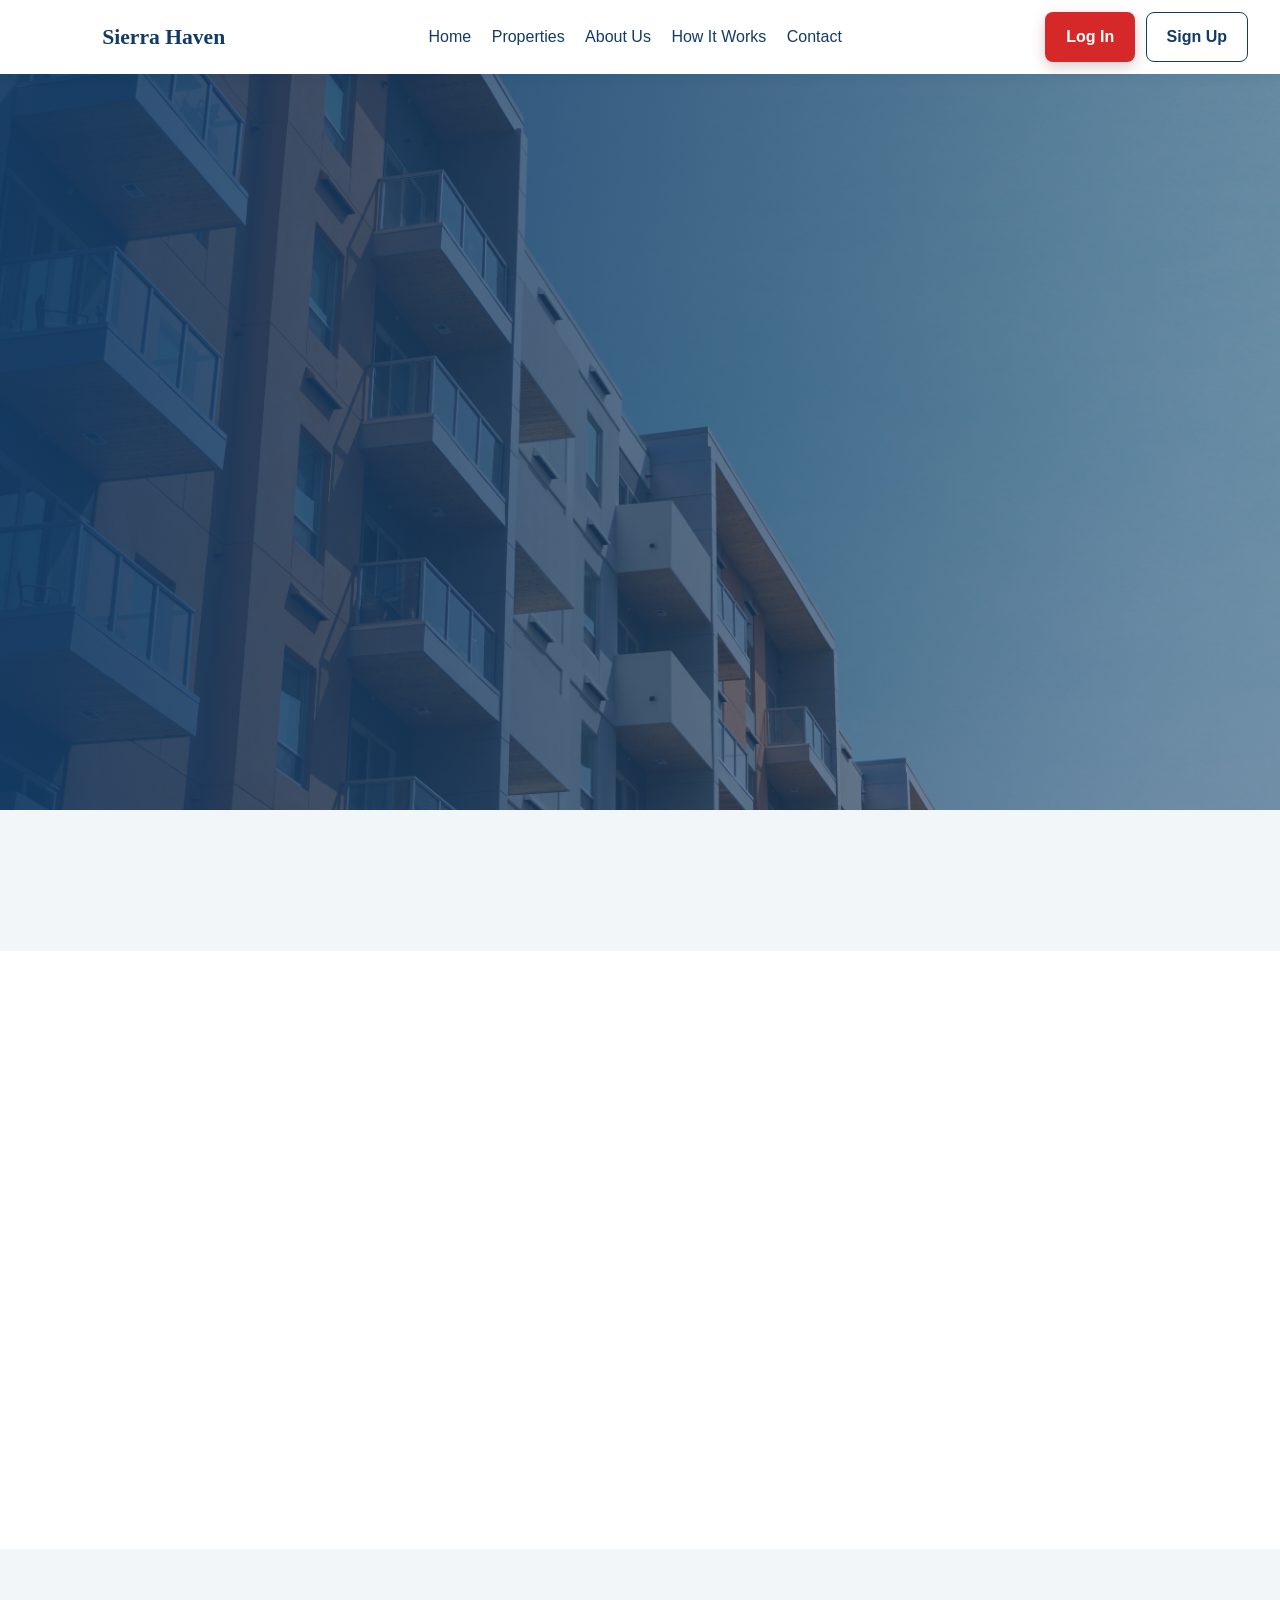
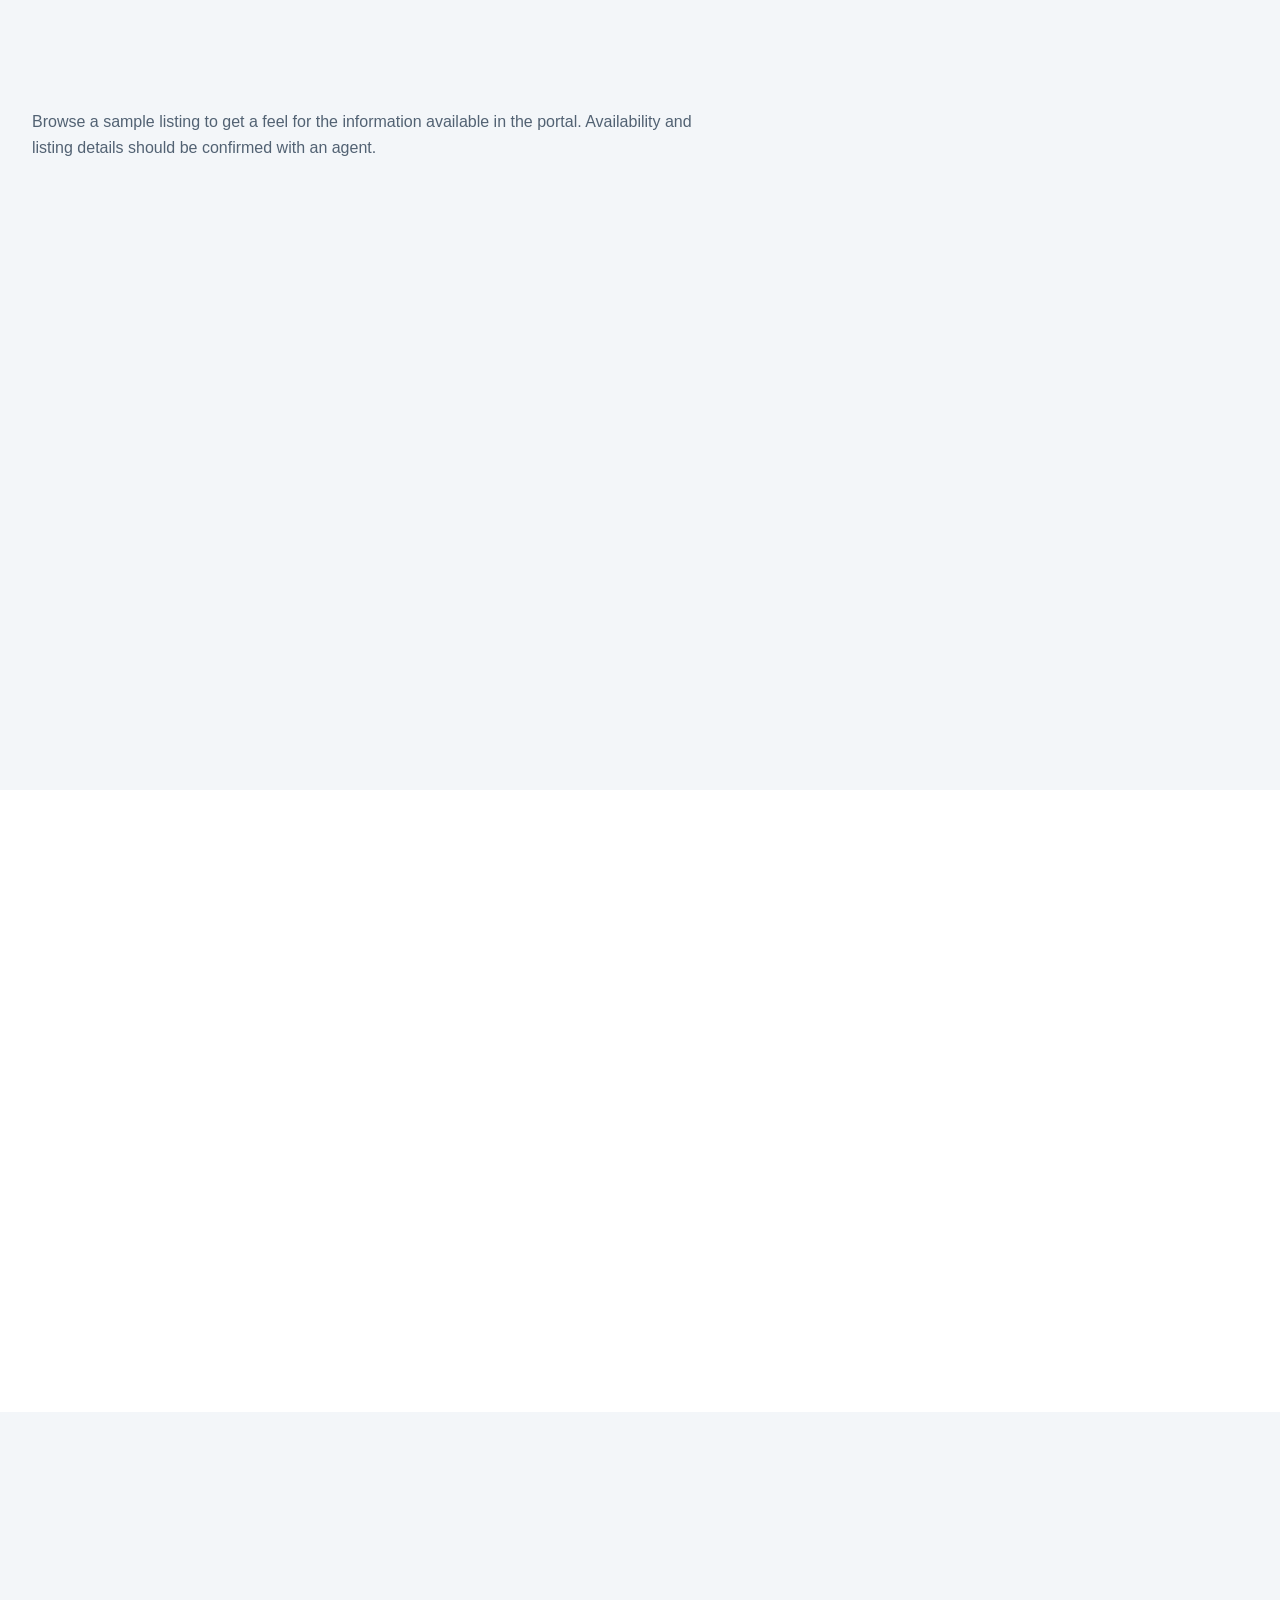
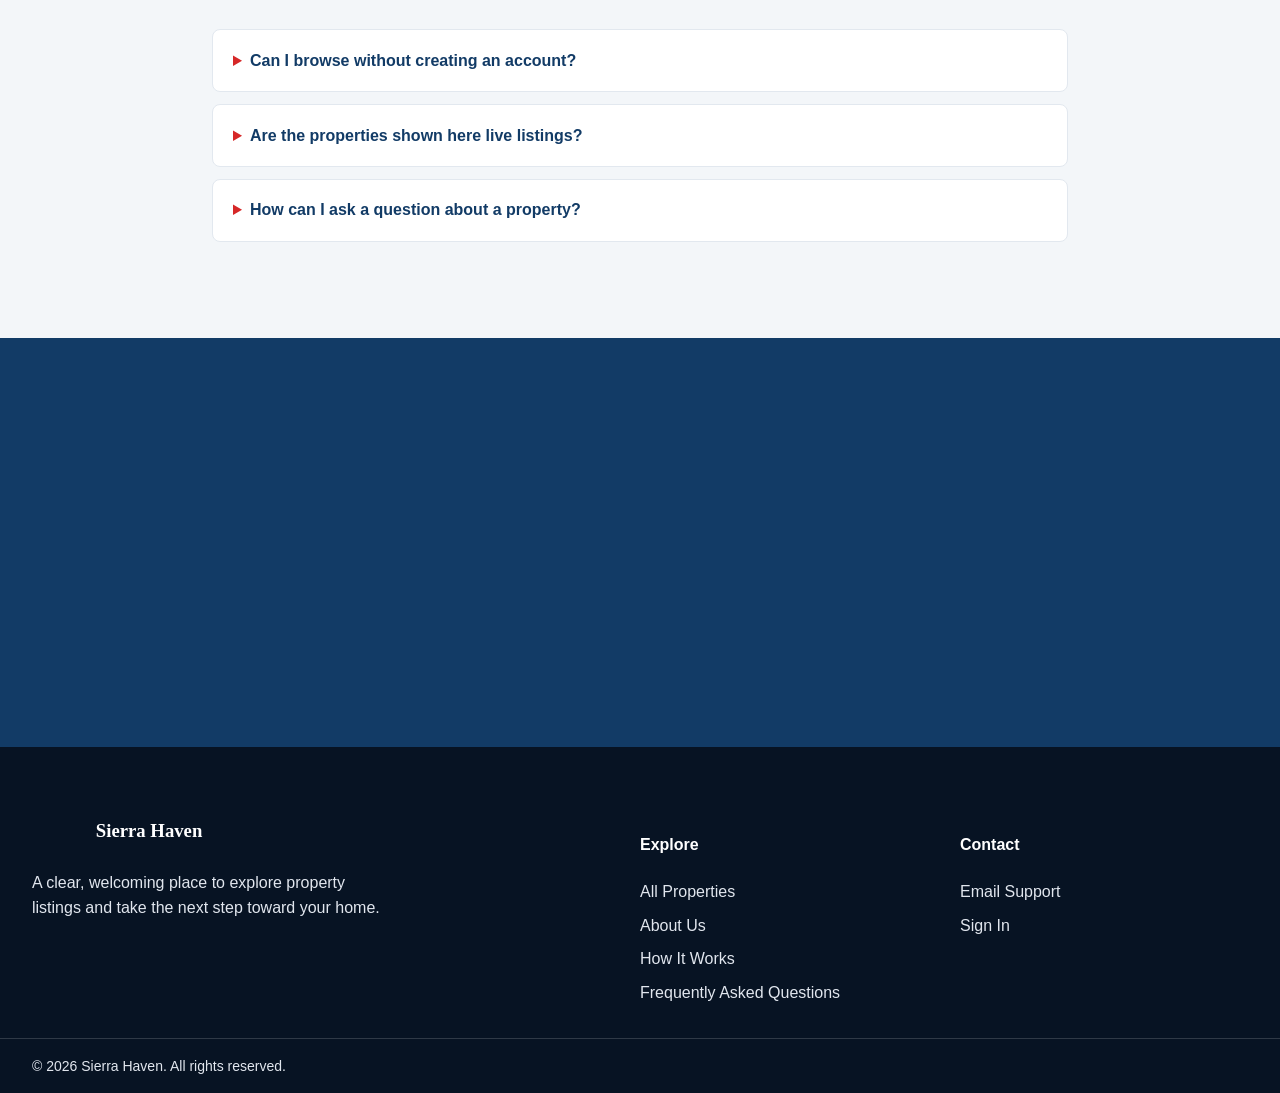
<file: yolo-css.design/yolo-css.design/new.design/yolo-system-v2/yolo-main/yolo-main/LANDING PAGE (before login)/index.html>
<!DOCTYPE html>
<html lang="en">
<head>
  <meta charset="UTF-8">
  <meta name="viewport" content="width=device-width, initial-scale=1.0">
  <meta http-equiv="refresh" content="0; url=./landing.html">
  <title>Sierra Haven | Welcome</title>
</head>
<body>
  <p>Opening Sierra Haven. If you are not redirected, <a href="./landing.html">open the landing page</a>.</p>
</body>
</html>
</file>
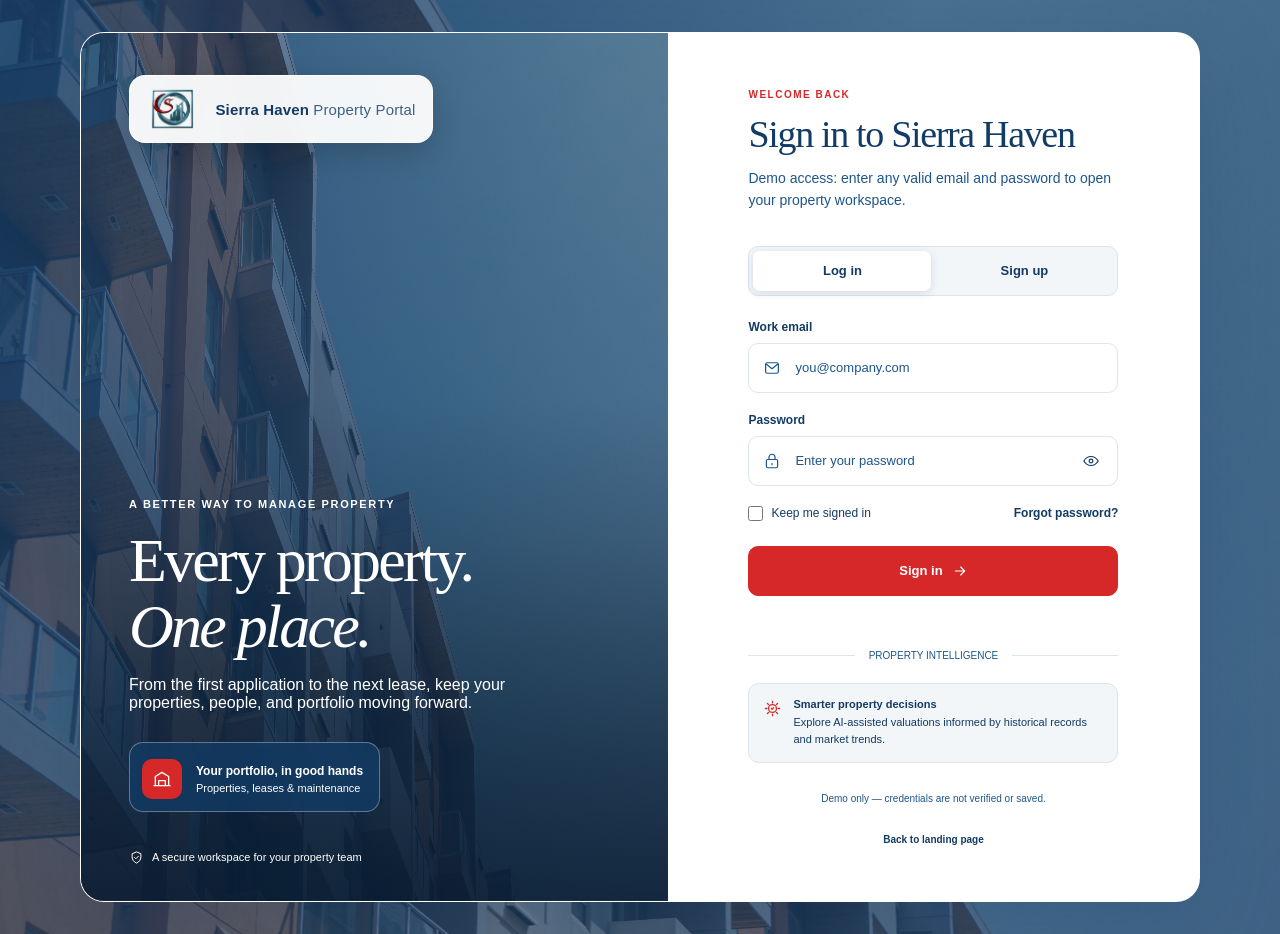
<file: yolo-css.design/yolo-css.design/new.design/yolo-system-v2/yolo-main/yolo-main/LOGIN PANEL/Index.html>
<!DOCTYPE html>
<html lang="en">
<head>
  <meta charset="UTF-8">
  <meta name="viewport" content="width=device-width, initial-scale=1.0">
  <meta name="theme-color" content="#123B66">
  <title>Sign in | Sierra Haven</title>
  <style>
    :root {
      color-scheme: light;
      --portal-navy: #123B66;
      --portal-navy-light: #1D568C;
      --portal-red: #D62828;
      --portal-red-hover: #B71F24;
      --portal-gray: #F3F6F9;
      --portal-border: #DCE4EC;
      font-family: Inter, "Segoe UI", Arial, sans-serif;
      color: var(--portal-navy);
      background: var(--portal-gray);
      font-synthesis: none;
      text-rendering: optimizeLegibility;
      -webkit-font-smoothing: antialiased;
      -moz-osx-font-smoothing: grayscale;
    }

    * { box-sizing: border-box; }

    body {
      min-width: 320px;
      min-height: 100vh;
      margin: 0;
      display: grid;
      place-items: center;
      padding: 32px;
      position: relative;
      isolation: isolate;
      overflow-x: hidden;
      background: var(--portal-navy);
    }

    body::before {
      position: fixed;
      z-index: -1;
      inset: -24px;
      content: "";
      background:
        linear-gradient(115deg, rgb(18 59 102 / 82%), rgb(18 59 102 / 55%) 54%, rgb(18 59 102 / 72%)),
        url("bg.jpg") center / cover;
      transform: translate3d(var(--parallax-x, 0px), var(--parallax-y, 0px), 0) scale(1.04);
      will-change: transform;
    }

    .login-shell {
      width: min(1120px, 100%);
      min-height: 680px;
      display: grid;
      grid-template-columns: 1.05fr 0.95fr;
      overflow: hidden;
      background: rgb(255 255 255 / 96%);
      border: 1px solid rgb(255 255 255 / 82%);
      border-radius: 24px;
      box-shadow: 0 28px 90px rgb(18 59 102 / 24%);
      backdrop-filter: blur(18px);
      -webkit-backdrop-filter: blur(18px);
    }

    .brand-panel {
      position: relative;
      display: flex;
      flex-direction: column;
      justify-content: space-between;
      min-height: 680px;
      overflow: hidden;
      padding: 42px 48px 36px;
      color: #fff;
      background:
        linear-gradient(0deg, rgb(7 28 51 / 88%), rgb(18 59 102 / 55%) 58%, rgb(18 59 102 / 42%)),
        linear-gradient(90deg, rgb(18 59 102 / 45%), rgb(18 59 102 / 14%)),
        url("bg.jpg");
      background-position:
        center,
        center,
        calc(50% + var(--parallax-x, 0px)) calc(50% + var(--parallax-y, 0px));
      background-size: auto, auto, 112% 112%;
    }

    .brand-panel::after {
      position: absolute;
      z-index: 0;
      content: "";
      pointer-events: none;
    }

    .brand-panel::after {
      right: 0;
      bottom: 0;
      left: 0;
      height: 42%;
      background: linear-gradient(transparent, rgb(7 28 51 / 32%));
    }

    .brand-header,
    .brand-copy,
    .brand-footer { position: relative; z-index: 1; }

    .brand-header {
      display: flex;
      align-items: center;
      gap: 12px;
      width: fit-content;
      max-width: 100%;
      padding: 10px 16px 10px 12px;
      color: var(--portal-navy);
      font-size: 15px;
      font-weight: 650;
      letter-spacing: 0.01em;
      background: rgb(255 255 255 / 94%);
      border: 1px solid rgb(255 255 255 / 82%);
      border-radius: 16px;
      box-shadow: 0 10px 30px rgb(0 0 0 / 18%);
      backdrop-filter: blur(12px);
      -webkit-backdrop-filter: blur(12px);
    }

    .brand-logo {
      display: block;
      width: auto;
      height: 46px;
      flex: 0 0 auto;
      object-fit: contain;
    }

    .brand-copy { max-width: 435px; margin-top: auto; padding: 56px 0 38px; }

    .eyebrow {
      margin: 0 0 18px;
      color: #fff;
      font-size: 11px;
      font-weight: 700;
      letter-spacing: 0.15em;
      text-transform: uppercase;
    }

    .brand-copy h1 {
      margin: 0;
      font-family: Georgia, "Times New Roman", serif;
      font-size: clamp(42px, 5vw, 62px);
      font-weight: 400;
      letter-spacing: -0.045em;
      line-height: 1.06;
    }

    .brand-copy h1 span { color: #fff; font-style: italic; }

    .brand-copy > p:last-child {
      max-width: 360px;
      margin: 22px 0 0;
      color: #fff;
      font-size: 15px;
      line-height: 1.75;
    }

    .property-card {
      display: flex;
      align-items: center;
      gap: 14px;
      width: fit-content;
      margin-top: 30px;
      padding: 12px 16px 12px 12px;
      background: rgb(18 59 102 / 78%);
      border: 1px solid rgb(255 255 255 / 32%);
      border-radius: 14px;
      backdrop-filter: blur(12px);
    }

    .property-icon {
      width: 40px;
      height: 40px;
      flex: 0 0 40px;
      display: grid;
      place-items: center;
      color: #fff;
      background: var(--portal-red);
      border-radius: 10px;
    }

    .property-icon svg { display: block; }
    .property-card strong,
    .property-card > span:not(.property-icon),
    .property-card > span > span { display: block; }

    .property-card strong { font-size: 12px; font-weight: 600; }
    .property-card span { margin-top: 4px; color: #fff; font-size: 11px; }

    .brand-footer {
      display: flex;
      align-items: center;
      gap: 8px;
      color: #fff;
      font-size: 11px;
    }

    .brand-footer svg { color: #fff; }

    .form-panel {
      display: grid;
      place-items: center;
      padding: 56px;
      background: #fff;
      backdrop-filter: blur(18px);
      -webkit-backdrop-filter: blur(18px);
    }

    .form-content { width: min(100%, 370px); }

    .mobile-brand {
      display: none;
      align-items: center;
      gap: 10px;
      width: fit-content;
      max-width: 100%;
      margin-bottom: 44px;
      padding: 10px 14px 10px 10px;
      color: var(--portal-navy);
      font-size: 14px;
      font-weight: 650;
      background: rgb(255 255 255 / 94%);
      border: 1px solid rgb(18 59 102 / 12%);
      border-radius: 14px;
      box-shadow: 0 8px 24px rgb(18 59 102 / 10%);
      backdrop-filter: blur(12px);
      -webkit-backdrop-filter: blur(12px);
    }

    .mobile-brand .brand-logo {
      height: 38px;
    }

    .form-heading { margin-bottom: 34px; }

    .form-heading .eyebrow {
      margin-bottom: 12px;
      color: var(--portal-red);
      font-size: 10px;
    }

    .form-heading h2 {
      margin: 0;
      color: var(--portal-navy);
      font-family: Georgia, "Times New Roman", serif;
      font-size: 38px;
      font-weight: 400;
      letter-spacing: -0.035em;
    }

    .form-heading p:last-child {
      margin: 11px 0 0;
      color: var(--portal-navy-light);
      font-size: 14px;
      line-height: 1.6;
    }

    .auth-choice {
      display: grid;
      grid-template-columns: 1fr 1fr;
      gap: 4px;
      margin: 0 0 24px;
      padding: 4px;
      background: var(--portal-gray);
      border: 1px solid var(--portal-border);
      border-radius: 10px;
    }

    .auth-choice button {
      min-height: 40px;
      color: var(--portal-navy);
      background: transparent;
      border: 0;
      border-radius: 7px;
      cursor: pointer;
      font: inherit;
      font-size: 13px;
      font-weight: 600;
    }

    .auth-choice button[aria-selected="true"] {
      color: var(--portal-navy);
      background: #fff;
      box-shadow: 0 2px 8px rgb(18 59 102 / 14%);
    }

    .auth-choice button:hover:not([aria-selected="true"]) {
      color: var(--portal-red);
      background: #fff;
    }

    .auth-choice button:focus-visible {
      outline: 2px solid var(--portal-red);
      outline-offset: 2px;
    }

    [hidden] { display: none !important; }

    .field { margin-bottom: 20px; }

    .field label {
      display: block;
      margin-bottom: 9px;
      color: var(--portal-navy);
      font-size: 12px;
      font-weight: 650;
    }

    .input-wrap { position: relative; }

    .input-wrap > svg {
      position: absolute;
      top: 50%;
      left: 15px;
      width: 18px;
      height: 18px;
      color: var(--portal-navy-light);
      transform: translateY(-50%);
      pointer-events: none;
    }

    .field input {
      width: 100%;
      height: 50px;
      padding: 0 46px;
      color: var(--portal-navy);
      background: #fff;
      border: 1px solid var(--portal-border);
      border-radius: 10px;
      outline: none;
      font: inherit;
      font-size: 13px;
      transition: border-color 160ms ease, box-shadow 160ms ease;
    }

    .field input::placeholder { color: var(--portal-navy-light); }

    .field input:focus {
      border-color: var(--portal-navy);
      box-shadow: 0 0 0 3px rgb(18 59 102 / 14%);
    }

    .password-toggle {
      position: absolute;
      top: 50%;
      right: 12px;
      display: grid;
      place-items: center;
      width: 30px;
      height: 30px;
      padding: 0;
      color: var(--portal-navy);
      background: transparent;
      border: 0;
      border-radius: 6px;
      cursor: pointer;
      transform: translateY(-50%);
    }

    .password-toggle:hover { color: var(--portal-red); background: var(--portal-gray); }
    .password-toggle:focus-visible { outline: 2px solid var(--portal-red); outline-offset: 2px; }

    .form-options {
      display: flex;
      align-items: center;
      justify-content: space-between;
      gap: 12px;
      margin: 1px 0 25px;
      font-size: 12px;
    }

    .remember-option {
      display: inline-flex;
      align-items: center;
      gap: 8px;
      color: var(--portal-navy);
      cursor: pointer;
    }

    .remember-option input {
      width: 15px;
      height: 15px;
      margin: 0;
      accent-color: var(--portal-red);
    }

    .text-link {
      color: var(--portal-navy);
      font-weight: 600;
      text-decoration: none;
    }

    .text-link:hover { color: var(--portal-red); text-decoration: underline; }

    .submit-button {
      width: 100%;
      min-height: 50px;
      display: flex;
      align-items: center;
      justify-content: center;
      gap: 9px;
      color: #fff;
      background: var(--portal-red);
      border: 1px solid var(--portal-red);
      border-radius: 10px;
      cursor: pointer;
      font: inherit;
      font-size: 13px;
      font-weight: 650;
      transition: background 160ms ease, transform 160ms ease;
    }

    .submit-button:hover { background: var(--portal-red-hover); border-color: var(--portal-red-hover); }
    .submit-button:active { transform: translateY(1px); }
    .submit-button:focus-visible { outline: 3px solid rgb(18 59 102 / 35%); outline-offset: 3px; }
    .submit-button:disabled { cursor: wait; opacity: 0.75; }

    .status-message {
      min-height: 20px;
      margin: 12px 0 0;
      color: var(--portal-red);
      font-size: 12px;
      line-height: 1.5;
    }

    .status-message:empty { visibility: hidden; }
    .status-message[data-state="success"] { color: var(--portal-navy); }

    .form-divider {
      display: flex;
      align-items: center;
      gap: 14px;
      margin: 22px 0;
      color: var(--portal-navy-light);
      font-size: 10px;
    }

    .form-divider::before,
    .form-divider::after {
      height: 1px;
      flex: 1;
      content: "";
      background: var(--portal-border);
    }

    .ai-note {
      display: flex;
      align-items: flex-start;
      gap: 11px;
      padding: 14px;
      color: var(--portal-navy);
      background: var(--portal-gray);
      border: 1px solid var(--portal-border);
      border-radius: 11px;
    }

    .ai-note svg { flex: 0 0 auto; margin-top: 1px; color: var(--portal-red); }
    .ai-note strong { display: block; margin-bottom: 4px; color: var(--portal-navy); font-size: 11px; }
    .ai-note p { margin: 0; font-size: 11px; line-height: 1.55; }

    .form-footer {
      margin: 30px 0 0;
      color: var(--portal-navy-light);
      font-size: 10px;
      text-align: center;
    }

    @media (max-width: 860px) {
      body { padding: 20px; }
      .login-shell { grid-template-columns: 0.9fr 1.1fr; }
      .brand-panel { padding: 34px 32px 30px; }
      .form-panel { padding: 42px 34px; }
      .brand-copy h1 { font-size: 48px; }
      .brand-logo { height: 42px; }
    }

    @media (max-width: 640px) {
      body { display: block; padding: 0; }
      .login-shell {
        width: 100%;
        min-height: 100vh;
        display: block;
        border: 0;
        border-radius: 0;
        box-shadow: none;
        background: transparent;
        backdrop-filter: none;
        -webkit-backdrop-filter: none;
      }
      .brand-panel { display: none; }
      .mobile-brand .brand-logo { height: 36px; }
      .form-panel {
        min-height: 100vh;
        padding: 34px 26px;
        background: #fff;
      }
      .mobile-brand { display: flex; }
      .form-heading h2 { font-size: 35px; }
    }

    @media (prefers-reduced-motion: reduce) {
      *, *::before, *::after { scroll-behavior: auto !important; transition-duration: 0.01ms !important; }
      body::before { transform: none; }
    }
  </style>
</head>
<body>
  <main class="login-shell">
    <section class="brand-panel" aria-labelledby="brand-title">
      <div class="brand-header">
        <img class="brand-logo" src="../assets/sierra-property-logo.png"
             alt="Sierra Haven Official Logo" width="1026" height="768" decoding="async" fetchpriority="high">
        <span>Sierra Haven <span style="font-weight: 400; opacity: .8;">Property Portal</span></span>
      </div>

      <div class="brand-copy">
        <p class="eyebrow">A better way to manage property</p>
        <h1 id="brand-title">Every property.<br><span>One place.</span></h1>
        <p>From the first application to the next lease, keep your properties, people, and portfolio moving forward.</p>
        <div class="property-card">
          <span class="property-icon" aria-hidden="true">
            <svg width="20" height="20" viewBox="0 0 24 24" fill="none">
              <path d="M4 20V9l8-5 8 5v11M8 20v-6h8v6M2.5 20h19" stroke="currentColor" stroke-width="1.6" stroke-linecap="round" stroke-linejoin="round"/>
            </svg>
          </span>
          <span><strong>Your portfolio, in good hands</strong><span>Properties, leases &amp; maintenance</span></span>
        </div>
      </div>

      <div class="brand-footer">
        <svg width="15" height="15" viewBox="0 0 24 24" fill="none" aria-hidden="true">
          <path d="M12 3 5 6v5c0 4.7 3 8.1 7 10 4-1.9 7-5.3 7-10V6l-7-3Z" stroke="currentColor" stroke-width="1.6" stroke-linejoin="round"/>
          <path d="m9 12 2 2 4-4" stroke="currentColor" stroke-width="1.6" stroke-linecap="round" stroke-linejoin="round"/>
        </svg>
        A secure workspace for your property team
      </div>
    </section>

    <section class="form-panel" aria-labelledby="login-title">
      <div class="form-content">
        <div class="mobile-brand">
          <img class="brand-logo" src="../assets/sierra-property-logo.png"
               alt="Sierra Haven Official Logo" width="1026" height="768" decoding="async" fetchpriority="high">
          <span>Sierra Haven <span style="font-weight: 400; opacity: .8;">Property Portal</span></span>
        </div>

        <header class="form-heading">
          <p class="eyebrow">Welcome back</p>
          <h2 id="login-title">Sign in to Sierra Haven</h2>
          <p>Demo access: enter any valid email and password to open your property workspace.</p>
        </header>

        <div class="auth-choice" role="tablist" aria-label="Choose an account action">
          <button type="button" id="loginTab" role="tab" aria-selected="true" aria-controls="loginForm">Log in</button>
          <button type="button" id="signupTab" role="tab" aria-selected="false" aria-controls="loginForm" tabindex="-1">Sign up</button>
        </div>

        <form id="loginForm">
          <div class="field" id="nameField" hidden>
            <label for="fullName">Full name</label>
            <div class="input-wrap">
              <svg viewBox="0 0 24 24" fill="none" aria-hidden="true">
                <circle cx="12" cy="8" r="3.5" stroke="currentColor" stroke-width="1.6"/>
                <path d="M4.5 20c.7-3.4 3.4-5.2 7.5-5.2s6.8 1.8 7.5 5.2" stroke="currentColor" stroke-width="1.6" stroke-linecap="round"/>
              </svg>
              <input type="text" id="fullName" name="fullName" placeholder="Your name" autocomplete="name" disabled>
            </div>
          </div>

          <div class="field">
            <label for="email">Work email</label>
            <div class="input-wrap">
              <svg viewBox="0 0 24 24" fill="none" aria-hidden="true">
                <rect x="3.5" y="5" width="17" height="14" rx="2" stroke="currentColor" stroke-width="1.6"/>
                <path d="m4.5 7 7.5 6 7.5-6" stroke="currentColor" stroke-width="1.6" stroke-linecap="round" stroke-linejoin="round"/>
              </svg>
              <input type="email" id="email" name="email" placeholder="you@company.com" autocomplete="username" required>
            </div>
          </div>

          <div class="field">
            <label for="password">Password</label>
            <div class="input-wrap">
              <svg viewBox="0 0 24 24" fill="none" aria-hidden="true">
                <rect x="4.5" y="10" width="15" height="11" rx="2" stroke="currentColor" stroke-width="1.6"/>
                <path d="M8 10V7a4 4 0 0 1 8 0v3m-4 5v2" stroke="currentColor" stroke-width="1.6" stroke-linecap="round"/>
              </svg>
              <input type="password" id="password" name="password" placeholder="Enter your password" autocomplete="current-password" required>
              <button class="password-toggle" type="button" id="passwordToggle" aria-label="Show password" aria-pressed="false">
                <svg width="18" height="18" viewBox="0 0 24 24" fill="none" aria-hidden="true">
                  <path d="M2.5 12s3.4-6 9.5-6 9.5 6 9.5 6-3.4 6-9.5 6-9.5-6-9.5-6Z" stroke="currentColor" stroke-width="1.6"/>
                  <circle cx="12" cy="12" r="2.5" stroke="currentColor" stroke-width="1.6"/>
                </svg>
              </button>
            </div>
          </div>

          <div class="form-options">
            <label class="remember-option"><input type="checkbox" name="remember"> Keep me signed in</label>
            <a class="text-link" href="mailto:support@haven.example?subject=Password%20help">Forgot password?</a>
          </div>

          <button class="submit-button" id="submitButton" type="submit">
            Sign in
            <svg width="16" height="16" viewBox="0 0 24 24" fill="none" aria-hidden="true">
              <path d="M5 12h14m-6-6 6 6-6 6" stroke="currentColor" stroke-width="1.7" stroke-linecap="round" stroke-linejoin="round"/>
            </svg>
          </button>
          <p class="status-message" id="statusMessage" role="status" aria-live="polite"></p>
        </form>

        <div class="form-divider">PROPERTY INTELLIGENCE</div>
        <aside class="ai-note" aria-label="AI property valuation feature">
          <svg width="19" height="19" viewBox="0 0 24 24" fill="none" aria-hidden="true">
            <path d="M12 3v2m0 14v2M3 12h2m14 0h2M5.6 5.6 7 7m10 10 1.4 1.4m0-12.8L17 7M7 17l-1.4 1.4" stroke="currentColor" stroke-width="1.6" stroke-linecap="round"/>
            <circle cx="12" cy="12" r="5" stroke="currentColor" stroke-width="1.6"/>
            <path d="m10.5 12 1 1 2-2" stroke="currentColor" stroke-width="1.5" stroke-linecap="round" stroke-linejoin="round"/>
          </svg>
          <div>
            <strong>Smarter property decisions</strong>
            <p>Explore AI-assisted valuations informed by historical records and market trends.</p>
          </div>
        </aside>
        <p class="form-footer">Demo only — credentials are not verified or saved.</p>
        <p class="form-footer"><a class="text-link" href="../LANDING%20PAGE%20(before%20login)/landing.html">Back to landing page</a></p>
      </div>
    </section>
  </main>

  <script>
    const loginForm = document.getElementById("loginForm");
    const passwordInput = document.getElementById("password");
    const passwordToggle = document.getElementById("passwordToggle");
    const submitButton = document.getElementById("submitButton");
    const statusMessage = document.getElementById("statusMessage");
    const loginTab = document.getElementById("loginTab");
    const signupTab = document.getElementById("signupTab");
    const nameField = document.getElementById("nameField");
    const fullNameInput = document.getElementById("fullName");
    const formTitle = document.getElementById("login-title");
    const formDescription = document.querySelector(".form-heading p:last-child");
    const rememberOptions = document.querySelector(".form-options");
    const prefersReducedMotion = window.matchMedia("(prefers-reduced-motion: reduce)");
    let isSignUp = false;

    const setAuthMode = (signUp) => {
      isSignUp = signUp;
      loginTab.setAttribute("aria-selected", String(!signUp));
      loginTab.tabIndex = signUp ? -1 : 0;
      signupTab.setAttribute("aria-selected", String(signUp));
      signupTab.tabIndex = signUp ? 0 : -1;
      nameField.hidden = !signUp;
      fullNameInput.disabled = !signUp;
      fullNameInput.required = signUp;
      passwordInput.autocomplete = signUp ? "new-password" : "current-password";
      rememberOptions.hidden = signUp;
      formTitle.textContent = signUp ? "Create your account" : "Sign in to Sierra Haven";
      formDescription.textContent = signUp
        ? "Create a demo account to continue to your property workspace."
        : "Demo access: enter any valid email and password to open your property workspace.";
      submitButton.innerHTML = signUp
        ? 'Sign up <svg width="16" height="16" viewBox="0 0 24 24" fill="none" aria-hidden="true"><path d="M5 12h14m-6-6 6 6-6 6" stroke="currentColor" stroke-width="1.7" stroke-linecap="round" stroke-linejoin="round"/></svg>'
        : 'Sign in <svg width="16" height="16" viewBox="0 0 24 24" fill="none" aria-hidden="true"><path d="M5 12h14m-6-6 6 6-6 6" stroke="currentColor" stroke-width="1.7" stroke-linecap="round" stroke-linejoin="round"/></svg>';
      statusMessage.textContent = "";
      statusMessage.removeAttribute("data-state");
    };

    loginTab.addEventListener("click", () => setAuthMode(false));
    signupTab.addEventListener("click", () => setAuthMode(true));
    setAuthMode(new URLSearchParams(window.location.search).get("mode") === "signup");
    [loginTab, signupTab].forEach((tab) => {
      tab.addEventListener("keydown", (event) => {
        if (event.key === "ArrowLeft" || event.key === "ArrowRight") {
          event.preventDefault();
          const nextTab = tab === loginTab ? signupTab : loginTab;
          nextTab.focus();
          nextTab.click();
        }
      });
    });

    if (!prefersReducedMotion.matches) {
      let targetX = 0;
      let targetY = 0;
      let currentX = 0;
      let currentY = 0;
      let animationFrame = 0;

      const animateBackground = () => {
        currentX += (targetX - currentX) * 0.12;
        currentY += (targetY - currentY) * 0.12;
        document.body.style.setProperty("--parallax-x", `${currentX.toFixed(2)}px`);
        document.body.style.setProperty("--parallax-y", `${currentY.toFixed(2)}px`);

        if (Math.abs(targetX - currentX) > 0.08 || Math.abs(targetY - currentY) > 0.08) {
          animationFrame = window.requestAnimationFrame(animateBackground);
        } else {
          currentX = targetX;
          currentY = targetY;
          document.body.style.setProperty("--parallax-x", `${currentX.toFixed(2)}px`);
          document.body.style.setProperty("--parallax-y", `${currentY.toFixed(2)}px`);
          animationFrame = 0;
        }
      };

      const scheduleBackground = () => {
        if (!animationFrame) animationFrame = window.requestAnimationFrame(animateBackground);
      };

      window.addEventListener("pointermove", (event) => {
        targetX = (0.5 - event.clientX / window.innerWidth) * 24;
        targetY = (0.5 - event.clientY / window.innerHeight) * 18;
        scheduleBackground();
      }, { passive: true });

      const resetBackground = () => {
        targetX = 0;
        targetY = 0;
        scheduleBackground();
      };

      window.addEventListener("pointerup", resetBackground, { passive: true });
      window.addEventListener("pointercancel", resetBackground, { passive: true });
      window.addEventListener("blur", resetBackground);
    }

    passwordToggle.addEventListener("click", () => {
      const showPassword = passwordInput.type === "password";
      passwordInput.type = showPassword ? "text" : "password";
      passwordToggle.setAttribute("aria-label", showPassword ? "Hide password" : "Show password");
      passwordToggle.setAttribute("aria-pressed", String(showPassword));
    });

    loginForm.addEventListener("submit", (event) => {
      event.preventDefault();
      statusMessage.textContent = "";
      statusMessage.removeAttribute("data-state");
      submitButton.disabled = true;
      submitButton.textContent = isSignUp ? "Creating account..." : "Signing in...";
      statusMessage.dataset.state = "success";
      statusMessage.textContent = isSignUp
        ? "Demo account created. Opening the property portal..."
        : "Demo sign-in successful. Opening the property portal...";
      window.setTimeout(() => {
        window.location.assign("../MAIN%20WEB/index.html");
      }, 400);
    });
  </script>
</body>
</html>
</file>
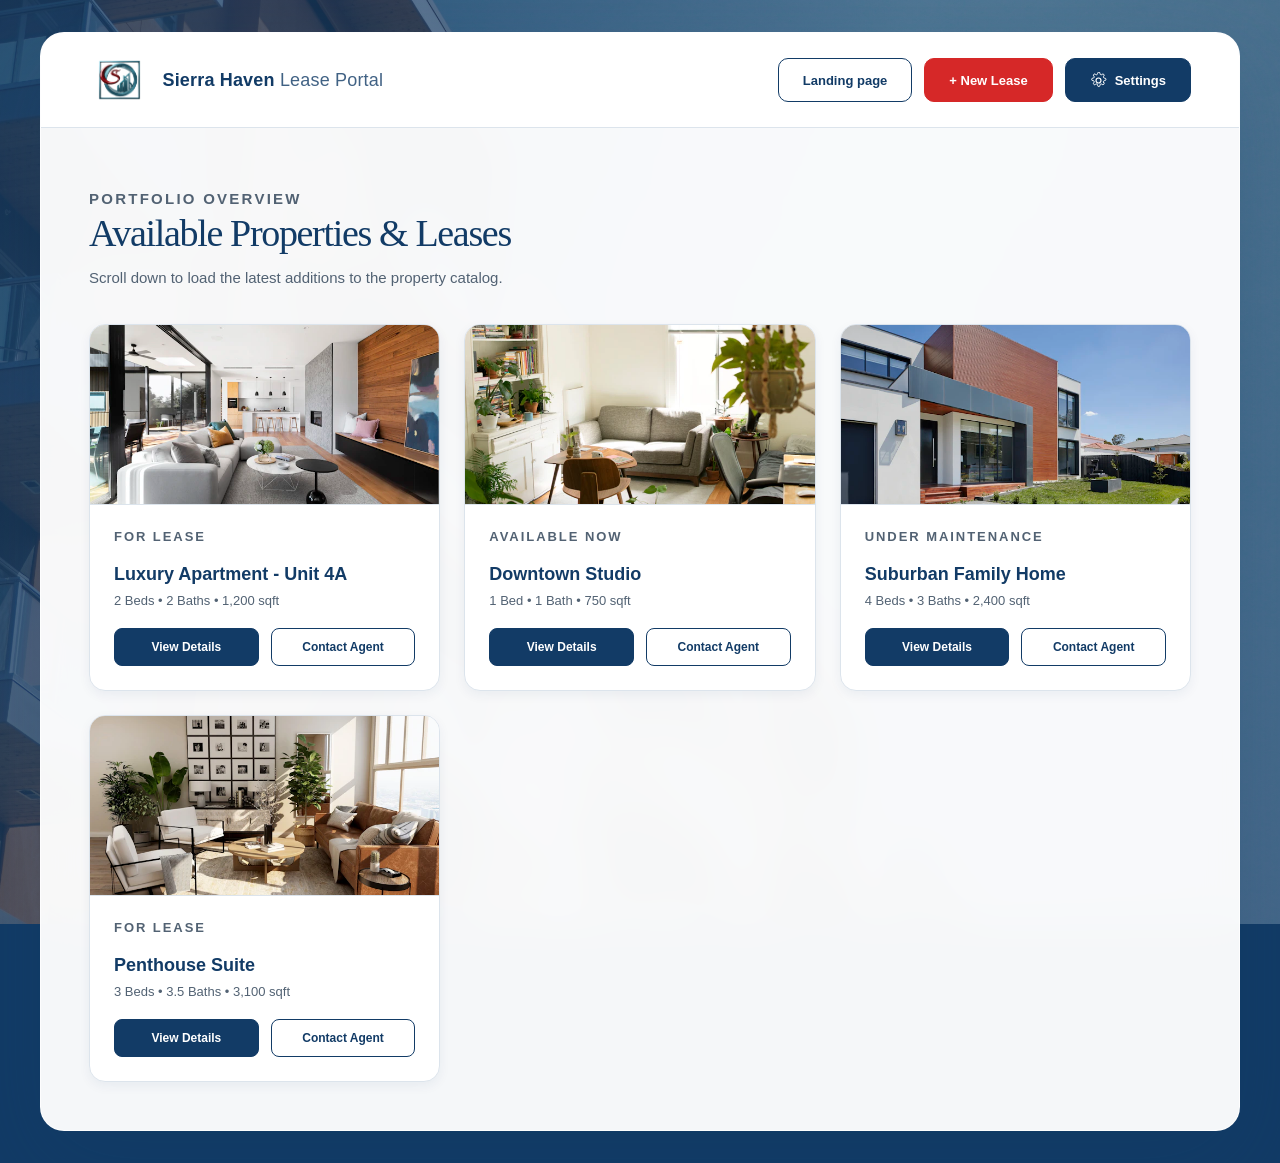
<file: yolo-css.design/yolo-css.design/new.design/yolo-system-v2/yolo-main/yolo-main/MAIN WEB/index.html>
<!DOCTYPE html>
<html lang="en">
<head>
  <meta charset="UTF-8">
  <meta name="viewport" content="width=device-width, initial-scale=1.0">
  <meta name="theme-color" content="#123B66">
  <title>Dashboard | Sierra Haven</title>
  <link rel="stylesheet" href="Style.css">
</head>
<body>
  <main class="portal-shell">
    <header class="portal-header">
      <div class="brand-header">
        <img class="brand-logo" src="../assets/sierra-property-logo.png"
             alt="Sierra Haven Official Logo" width="1026" height="768" decoding="async" fetchpriority="high">
        <span>Sierra Haven <span style="font-weight: 400; opacity: .8;">Lease Portal</span></span>
      </div>
      <div class="portal-actions">
        <a class="submit-button portal-sign-in" href="../LANDING%20PAGE%20(before%20login)/landing.html">Landing page</a>
        <button class="submit-button" onclick="alert('Creating new lease...')">
          + New Lease
        </button>
        <div class="settings-container">
          <button class="submit-button settings-toggle" id="settingsToggle" type="button"
                  aria-expanded="false" aria-controls="settingsPanel">
            <svg width="17" height="17" viewBox="0 0 24 24" fill="none" aria-hidden="true">
              <path d="M12 8.5a3.5 3.5 0 1 0 0 7 3.5 3.5 0 0 0 0-7Z" stroke="currentColor" stroke-width="1.7"/>
              <path d="m19.4 15 .1.1a1.7 1.7 0 0 1-2.4 2.4l-.1-.1a1.7 1.7 0 0 0-2.9 1.2v.2a1.7 1.7 0 0 1-3.4 0v-.2a1.7 1.7 0 0 0-2.9-1.2l-.1.1a1.7 1.7 0 0 1-2.4-2.4l.1-.1a1.7 1.7 0 0 0-1.2-2.9H4a1.7 1.7 0 0 1 0-3.4h.2a1.7 1.7 0 0 0 1.2-2.9l-.1-.1a1.7 1.7 0 0 1 2.4-2.4l.1.1a1.7 1.7 0 0 0 2.9-1.2V2a1.7 1.7 0 0 1 3.4 0v.2a1.7 1.7 0 0 0 2.9 1.2l.1-.1a1.7 1.7 0 0 1 2.4 2.4l-.1.1a1.7 1.7 0 0 0 1.2 2.9h.2a1.7 1.7 0 0 1 0 3.4h-.2a1.7 1.7 0 0 0-1.2 2.9Z" stroke="currentColor" stroke-width="1.4" stroke-linecap="round" stroke-linejoin="round"/>
            </svg>
            <span>Settings</span>
          </button>

          <section class="settings-panel" id="settingsPanel" aria-label="Settings" hidden>
            <nav class="settings-nav" aria-label="Settings sections">
              <button class="settings-nav-item is-active" type="button" data-settings-view="account" aria-current="page">Account info</button>
              <button class="settings-nav-item" type="button" data-settings-view="history">History</button>
              <button class="settings-nav-item" type="button" data-settings-view="contact">Contact info</button>
              <button class="settings-nav-item" type="button" data-settings-view="help">Help</button>
            </nav>

            <div class="settings-content">
              <section class="settings-view" data-settings-content="account">
                <h2>Account info</h2>
                <p class="settings-muted">Demo account</p>
                <dl class="settings-details">
                  <div><dt>Name</dt><dd>Not set</dd></div>
                  <div><dt>Email</dt><dd>Not set</dd></div>
                </dl>
                <p class="settings-note">Account details are not connected to sign-up yet.</p>
              </section>

              <section class="settings-view" data-settings-content="history" hidden>
                <h2>History</h2>
                <p class="settings-muted">Recent portal activity</p>
                <p class="settings-note">No activity has been recorded in this demo.</p>
              </section>

              <section class="settings-view" data-settings-content="contact" hidden>
                <h2>Contact info</h2>
                <p class="settings-muted">Sierra Haven support</p>
                <p><a href="mailto:support@haven.example">support@haven.example</a></p>
              </section>

              <section class="settings-view" data-settings-content="help" hidden>
                <h2>Help</h2>
                <p class="settings-note">Browse available properties from the dashboard. For assistance, contact the support team.</p>
                <a href="mailto:support@haven.example">Get help</a>
              </section>

              <div class="theme-setting">
                <div>
                  <span class="theme-setting-title">Appearance</span>
                  <span class="settings-muted" id="themeDescription">Light theme</span>
                </div>
                <label class="theme-switch" for="themeToggle">
                  <span class="visually-hidden">Switch between light and dark theme</span>
                  <input type="checkbox" id="themeToggle" role="switch" aria-label="Dark theme">
                  <span class="theme-slider" aria-hidden="true"></span>
                </label>
              </div>
            </div>
          </section>
        </div>
      </div>
    </header>

    <div class="portal-content">
      <div class="portal-heading">
        <p class="eyebrow">Portfolio Overview</p>
        <h2>Available Properties & Leases</h2>
        <p>Scroll down to load the latest additions to the property catalog.</p>
      </div>

      <!-- Property Grid -->
      <div class="property-grid">
        
        <!-- Lazy Loaded Card 1 -->
        <article class="property-card-lg lazy-element">
          <div class="card-image">
            <img src="../assets/properties/luxury-apartment.webp"
                 srcset="../assets/properties/luxury-apartment-640.webp 640w, ../assets/properties/luxury-apartment-960.webp 960w, ../assets/properties/luxury-apartment.webp 1920w"
                 sizes="(max-width: 640px) 100vw, (max-width: 980px) 50vw, 33vw"
                 alt="Luxury Apartment Interior" width="1920" height="1280" loading="lazy" decoding="async">
          </div>
          <div class="card-details">
            <p class="eyebrow">For Lease</p>
            <h3>Luxury Apartment - Unit 4A</h3>
            <p>2 Beds • 2 Baths • 1,200 sqft</p>
            <div class="card-actions">
              <button class="action-btn" onclick="alert('Viewing Unit 4A details...')">View Details</button>
              <button class="action-btn secondary" onclick="alert('Contacting Agent...')">Contact Agent</button>
            </div>
          </div>
        </article>

        <!-- Lazy Loaded Card 2 -->
        <article class="property-card-lg lazy-element">
          <div class="card-image">
            <img src="../assets/properties/downtown-studio.webp"
                 srcset="../assets/properties/downtown-studio-640.webp 640w, ../assets/properties/downtown-studio-960.webp 960w, ../assets/properties/downtown-studio.webp 1920w"
                 sizes="(max-width: 640px) 100vw, (max-width: 980px) 50vw, 33vw"
                 alt="Modern Downtown Studio Apartment" width="1920" height="1280" loading="lazy" decoding="async">
          </div>
          <div class="card-details">
            <p class="eyebrow">Available Now</p>
            <h3>Downtown Studio</h3>
            <p>1 Bed • 1 Bath • 750 sqft</p>
            <div class="card-actions">
              <button class="action-btn" onclick="alert('Viewing Downtown Studio details...')">View Details</button>
              <button class="action-btn secondary" onclick="alert('Contacting Agent...')">Contact Agent</button>
            </div>
          </div>
        </article>

        <!-- Lazy Loaded Card 3 -->
        <article class="property-card-lg lazy-element">
          <div class="card-image">
            <img src="../assets/properties/suburban-family-home.webp"
                 srcset="../assets/properties/suburban-family-home-640.webp 640w, ../assets/properties/suburban-family-home-960.webp 960w, ../assets/properties/suburban-family-home.webp 1920w"
                 sizes="(max-width: 640px) 100vw, (max-width: 980px) 50vw, 33vw"
                 alt="Suburban Family Home" width="1920" height="1280" loading="lazy" decoding="async">
          </div>
          <div class="card-details">
            <p class="eyebrow">Under Maintenance</p>
            <h3>Suburban Family Home</h3>
            <p>4 Beds • 3 Baths • 2,400 sqft</p>
            <div class="card-actions">
              <button class="action-btn" onclick="alert('Viewing Family Home details...')">View Details</button>
              <button class="action-btn secondary" onclick="alert('Contacting Agent...')">Contact Agent</button>
            </div>
          </div>
        </article>

        <!-- Lazy Loaded Card 4 -->
        <article class="property-card-lg lazy-element">
          <div class="card-image">
            <img src="../assets/properties/penthouse-suite.webp"
                 srcset="../assets/properties/penthouse-suite-640.webp 640w, ../assets/properties/penthouse-suite-960.webp 960w, ../assets/properties/penthouse-suite.webp 1920w"
                 sizes="(max-width: 640px) 100vw, (max-width: 980px) 50vw, 33vw"
                 alt="Luxury Penthouse Suite" width="1920" height="1280" loading="lazy" decoding="async">
          </div>
          <div class="card-details">
            <p class="eyebrow">For Lease</p>
            <h3>Penthouse Suite</h3>
            <p>3 Beds • 3.5 Baths • 3,100 sqft</p>
            <div class="card-actions">
              <button class="action-btn" onclick="alert('Viewing Penthouse details...')">View Details</button>
              <button class="action-btn secondary" onclick="alert('Contacting Agent...')">Contact Agent</button>
            </div>
          </div>
        </article>

      </div>
    </div>
  </main>

  <script>
    // Lazy Loading implementation for scroll reveals
    document.addEventListener("DOMContentLoaded", () => {
      const settingsToggle = document.getElementById("settingsToggle");
      const settingsPanel = document.getElementById("settingsPanel");
      const themeToggle = document.getElementById("themeToggle");
      const themeDescription = document.getElementById("themeDescription");

      settingsToggle.addEventListener("click", () => {
        const isOpen = settingsToggle.getAttribute("aria-expanded") === "true";
        settingsToggle.setAttribute("aria-expanded", String(!isOpen));
        settingsPanel.hidden = isOpen;
      });

      document.querySelectorAll("[data-settings-view]").forEach((button) => {
        button.addEventListener("click", () => {
          const selectedView = button.dataset.settingsView;
          document.querySelectorAll("[data-settings-view]").forEach((item) => {
            const isSelected = item === button;
            item.classList.toggle("is-active", isSelected);
            if (isSelected) {
              item.setAttribute("aria-current", "page");
            } else {
              item.removeAttribute("aria-current");
            }
          });
          document.querySelectorAll("[data-settings-content]").forEach((view) => {
            view.hidden = view.dataset.settingsContent !== selectedView;
          });
        });
      });

      themeToggle.addEventListener("change", () => {
        const theme = themeToggle.checked ? "dark" : "light";
        document.body.dataset.theme = theme;
        themeDescription.textContent = theme === "dark" ? "Dark theme" : "Light theme";
        document.querySelector('meta[name="theme-color"]').content = theme === "dark" ? "#0B1928" : "#123B66";
      });

      document.addEventListener("click", (event) => {
        if (!event.target.closest(".settings-container")) {
          settingsPanel.hidden = true;
          settingsToggle.setAttribute("aria-expanded", "false");
        }
      });

      document.addEventListener("keydown", (event) => {
        if (event.key === "Escape" && !settingsPanel.hidden) {
          settingsPanel.hidden = true;
          settingsToggle.setAttribute("aria-expanded", "false");
          settingsToggle.focus();
        }
      });

      const lazyElements = document.querySelectorAll('.lazy-element');
      
      if (!('IntersectionObserver' in window)) {
        lazyElements.forEach(element => element.classList.add('visible'));
        return;
      }

      const elementObserver = new IntersectionObserver((entries, observer) => {
        entries.forEach(entry => {
          if (entry.isIntersecting) {
            // Add visible class when user scrolls to the item
            entry.target.classList.add('visible');
            // Stop observing once loaded
            observer.unobserve(entry.target);
          }
        });
      }, {
        root: null,
        threshold: 0.15, // Triggers when 15% of the item is in view
        rootMargin: "0px 0px -50px 0px"
      });

      lazyElements.forEach(element => {
        elementObserver.observe(element);
      });
    });
  </script>
</body>
</html>
</file>
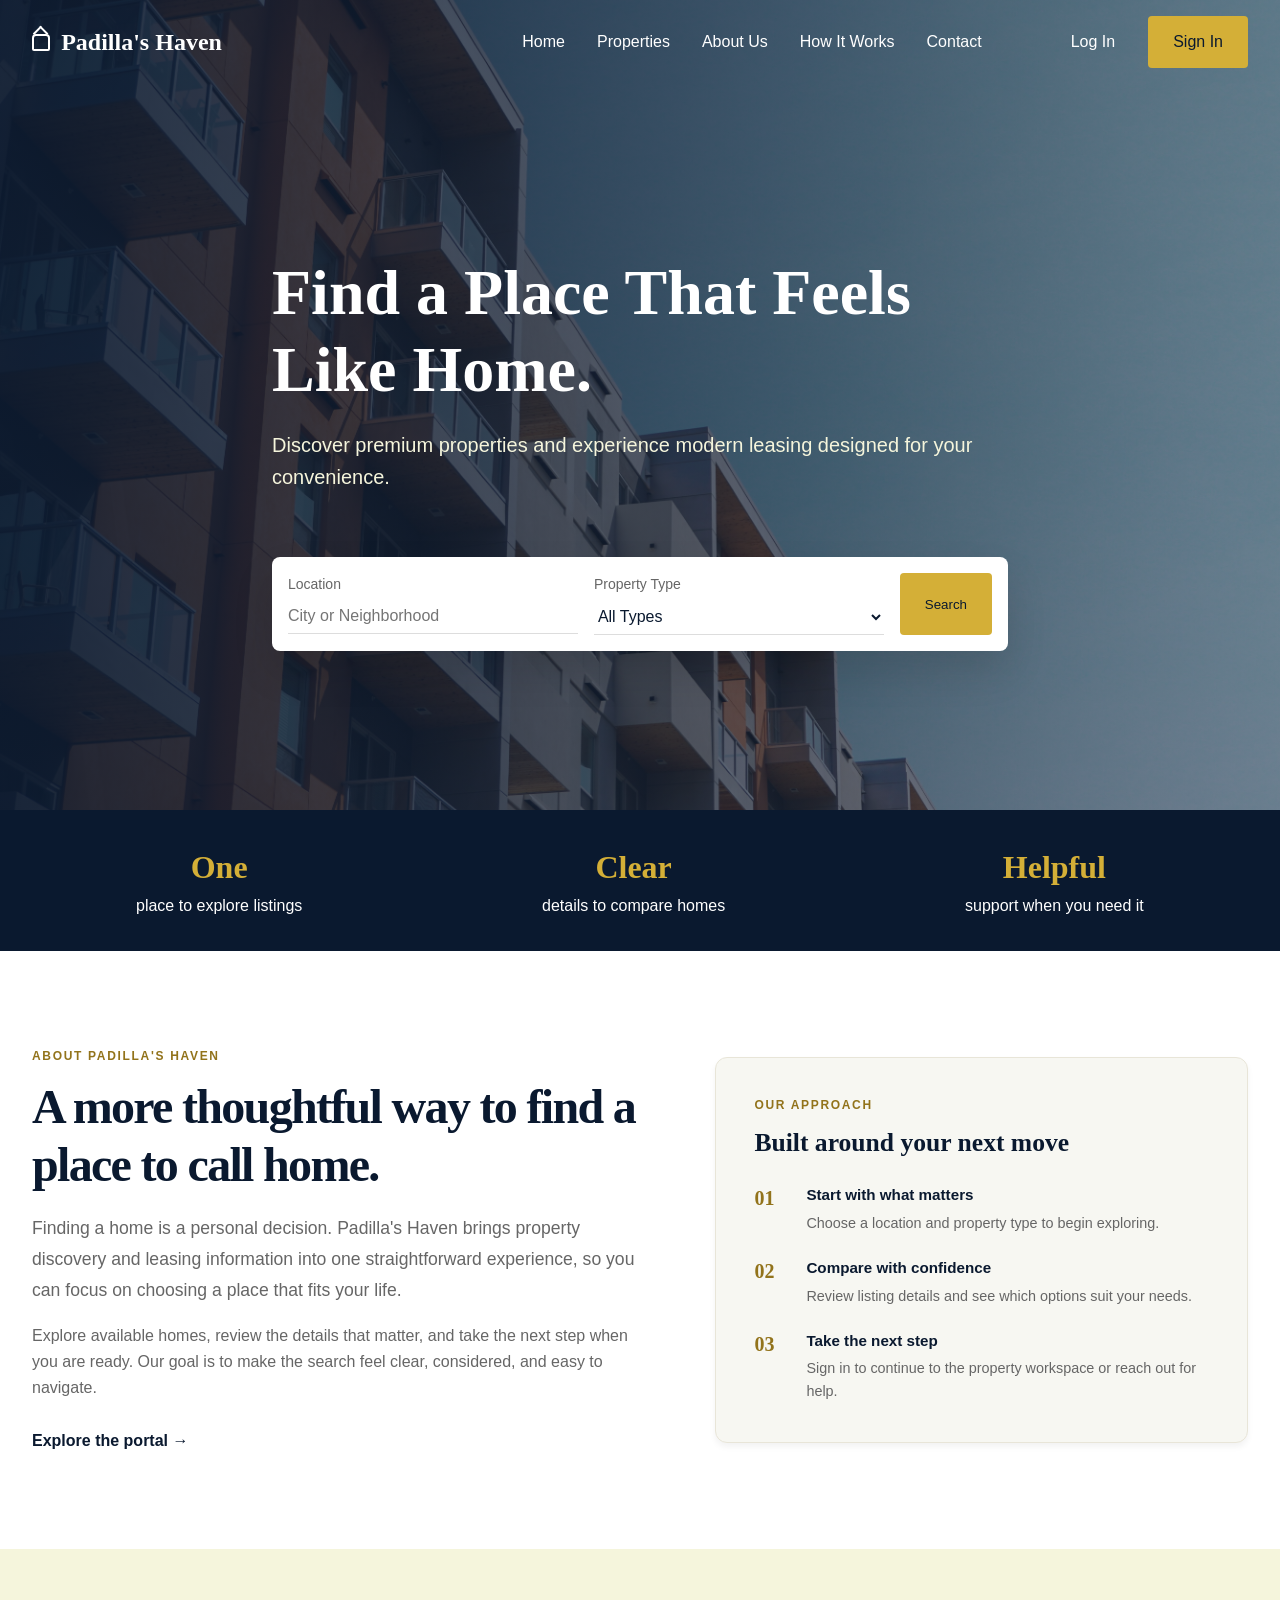
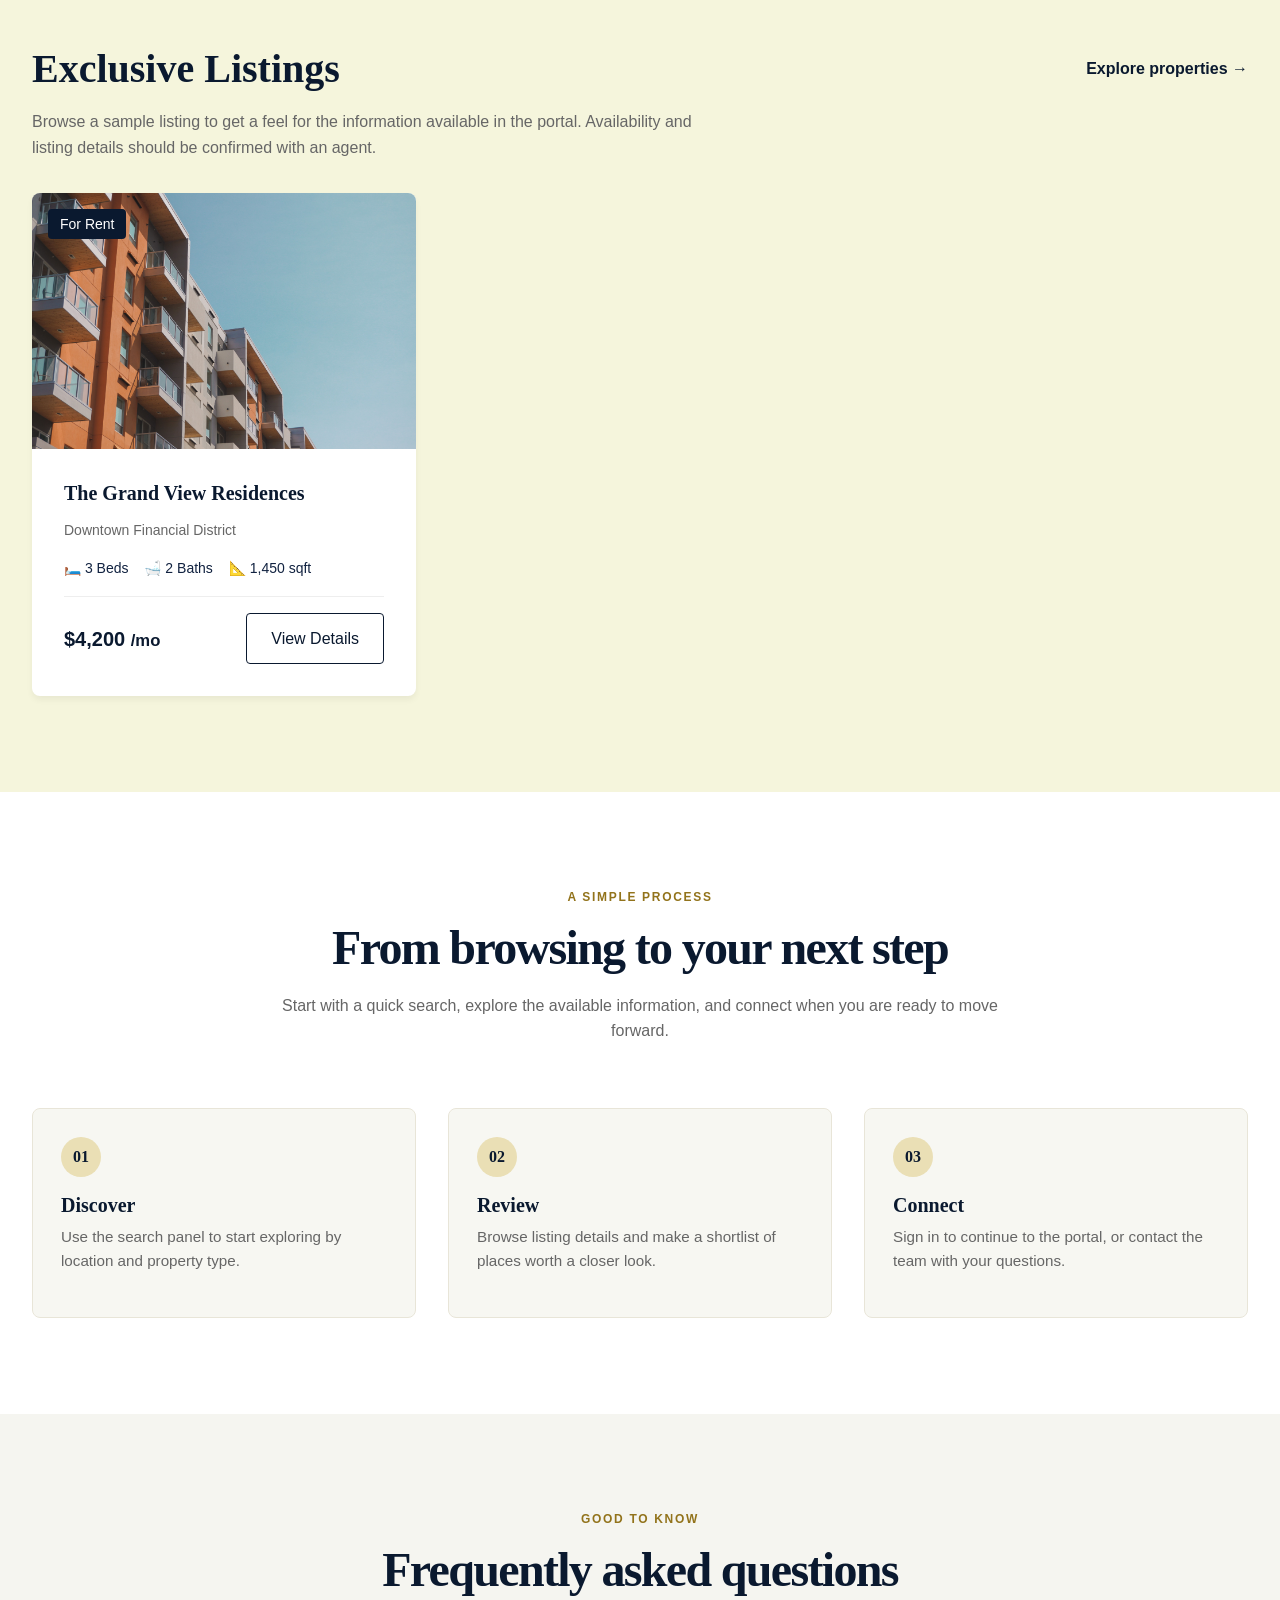
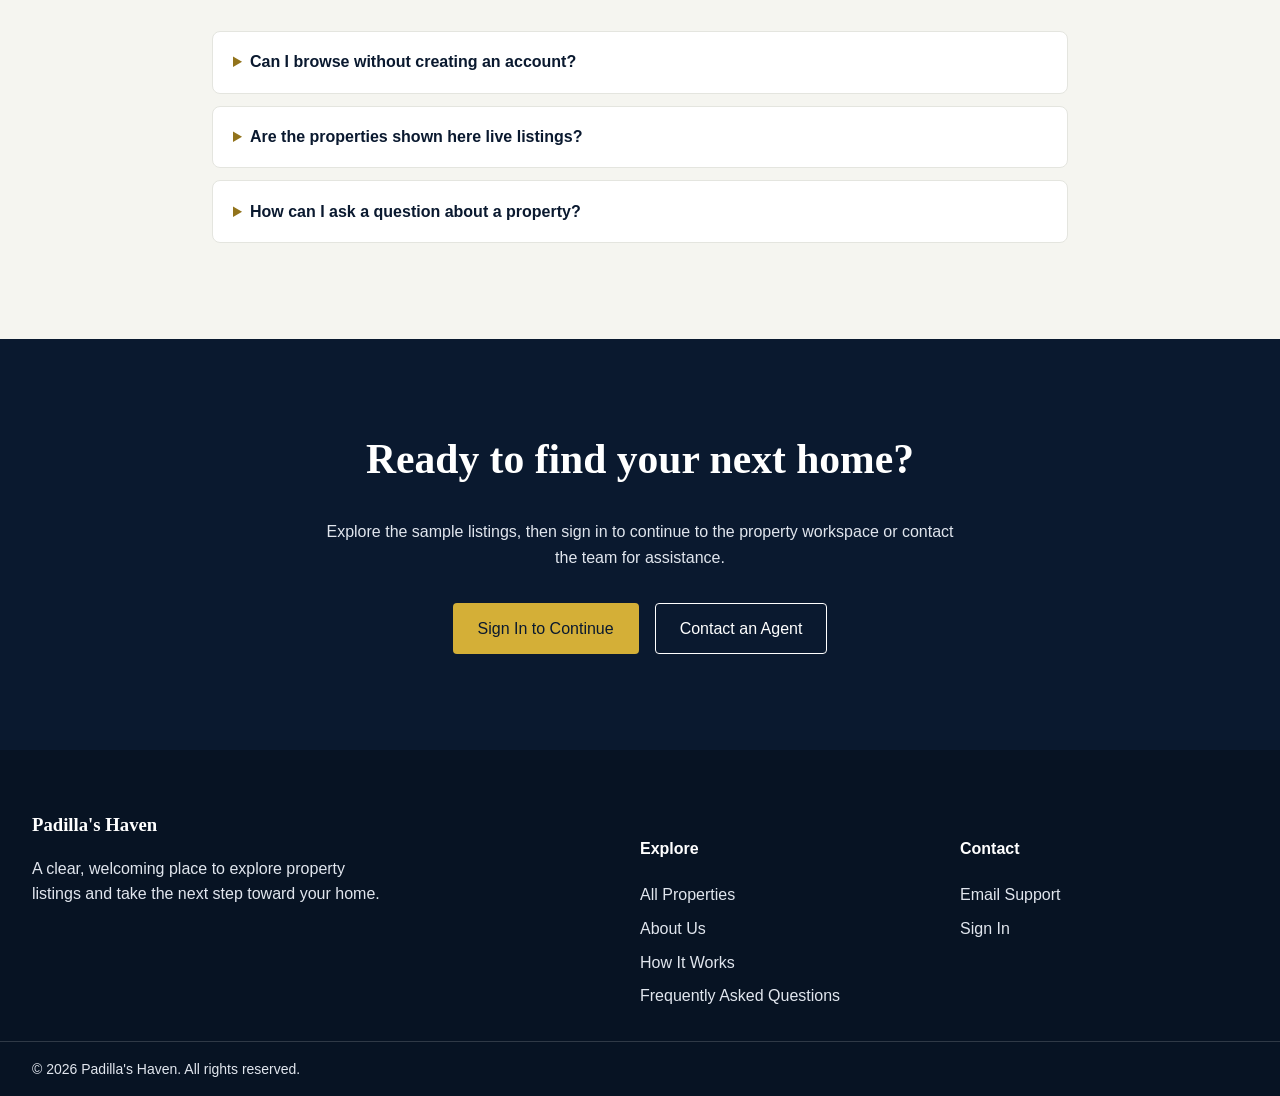
<file: yolo-main/yolo-main/LANDING PAGE (before login)/landing.html>
<!DOCTYPE html>
<html lang="en">
<head>
  <meta charset="UTF-8">
  <meta name="viewport" content="width=device-width, initial-scale=1.0">
  <meta name="theme-color" content="#14251f">
  <title>Padilla's Haven | Find Your Next Home</title>
  <link rel="stylesheet" href="Style.css">
  <script src="landing.js" defer></script>
</head>
<body>
<div class="lp-wrapper">
  <!-- Navigation -->
  <header class="lp-header" id="lp-header">
    <div class="lp-container lp-nav-container">
      <a href="./landing.html" class="lp-logo">
        <span class="lp-logo-icon" aria-hidden="true"></span> Padilla's Haven
      </a>
      <nav class="lp-nav-menu" id="lp-nav-menu">
        <ul class="lp-nav-list">
          <li><a href="#home" class="lp-nav-link">Home</a></li>
          <li><a href="#properties" class="lp-nav-link">Properties</a></li>
          <li><a href="#about" class="lp-nav-link">About Us</a></li>
          <li><a href="#how-it-works" class="lp-nav-link">How It Works</a></li>
          <li><a href="#contact" class="lp-nav-link">Contact</a></li>
        </ul>
        <div class="lp-auth-group">
          <a href="../LOGIN%20PANEL/Index.html" class="lp-btn lp-btn-text">Log In</a>
          <a href="../LOGIN%20PANEL/Index.html" class="lp-btn lp-btn-primary">Sign In</a>
        </div>
      </nav>
      <button class="lp-mobile-toggle" id="lp-mobile-toggle" aria-label="Toggle menu" aria-controls="lp-nav-menu" aria-expanded="false">
        <span class="lp-hamburger"></span>
      </button>
    </div>
  </header>

  <!-- Hero Section -->
  <section class="lp-hero" id="home">
    <img src="../LOGIN%20PANEL/bg.jpg" alt="A welcoming home at dusk"
         class="lp-hero-bg" fetchpriority="high" decoding="sync">
    <div class="lp-hero-overlay"></div>
    <div class="lp-container lp-hero-content">
      <h1 class="lp-reveal lp-reveal-up">Find a Place That Feels Like Home.</h1>
      <p class="lp-reveal lp-reveal-up lp-delay-1">Discover premium properties and experience modern leasing designed for your convenience.</p>
      
      <!-- Search Interface -->
      <div class="lp-search-panel lp-reveal lp-reveal-up lp-delay-2">
        <form class="lp-search-form" id="lp-search-form" action="../LOGIN%20PANEL/Index.html">
          <div class="lp-input-group">
            <label for="lp-location">Location</label>
            <input type="text" id="lp-location" placeholder="City or Neighborhood">
          </div>
          <div class="lp-input-group">
            <label for="lp-type">Property Type</label>
            <select id="lp-type">
              <option value="all">All Types</option>
              <option value="apartment">Apartment</option>
              <option value="house">House</option>
              <option value="villa">Luxury Villa</option>
            </select>
          </div>
          <button type="submit" class="lp-btn lp-btn-primary lp-search-btn">Search</button>
        </form>
      </div>
    </div>
  </section>

  <!-- Statistics Section -->
  <section class="lp-stats" aria-label="Portal highlights">
    <div class="lp-container lp-stats-grid">
      <div class="lp-stat-item lp-reveal lp-reveal-up">
        <span class="lp-stat-number">One</span>
        <span class="lp-stat-label">place to explore listings</span>
      </div>
      <div class="lp-stat-item lp-reveal lp-reveal-up lp-delay-1">
        <span class="lp-stat-number">Clear</span>
        <span class="lp-stat-label">details to compare homes</span>
      </div>
      <div class="lp-stat-item lp-reveal lp-reveal-up lp-delay-2">
        <span class="lp-stat-number">Helpful</span>
        <span class="lp-stat-label">support when you need it</span>
      </div>
    </div>
  </section>

  <section class="lp-about" id="about" aria-labelledby="about-title">
    <div class="lp-container lp-about-grid">
      <div class="lp-about-copy lp-reveal lp-reveal-up">
        <p class="lp-section-kicker">About Padilla's Haven</p>
        <h2 id="about-title">A more thoughtful way to find a place to call home.</h2>
        <p class="lp-about-lead">Finding a home is a personal decision. Padilla's Haven brings property discovery and leasing information into one straightforward experience, so you can focus on choosing a place that fits your life.</p>
        <p>Explore available homes, review the details that matter, and take the next step when you are ready. Our goal is to make the search feel clear, considered, and easy to navigate.</p>
        <a href="../LOGIN%20PANEL/Index.html" class="lp-link-arrow">Explore the portal &rarr;</a>
      </div>
      <aside class="lp-about-card lp-reveal lp-reveal-up lp-delay-1" aria-label="Our approach">
        <p class="lp-section-kicker">Our approach</p>
        <h3>Built around your next move</h3>
        <ul class="lp-about-list">
          <li><span aria-hidden="true">01</span><div><strong>Start with what matters</strong><p>Choose a location and property type to begin exploring.</p></div></li>
          <li><span aria-hidden="true">02</span><div><strong>Compare with confidence</strong><p>Review listing details and see which options suit your needs.</p></div></li>
          <li><span aria-hidden="true">03</span><div><strong>Take the next step</strong><p>Sign in to continue to the property workspace or reach out for help.</p></div></li>
        </ul>
      </aside>
    </div>
  </section>

  <!-- Featured Properties Section -->
  <section class="lp-properties" id="properties">
    <div class="lp-container">
      <div class="lp-section-header lp-reveal lp-reveal-up">
        <h2>Exclusive Listings</h2>
        <a href="#properties" class="lp-link-arrow">Explore properties &rarr;</a>
      </div>
      <p class="lp-section-intro">Browse a sample listing to get a feel for the information available in the portal. Availability and listing details should be confirmed with an agent.</p>
      
      <div class="lp-property-grid" id="lp-property-grid">
        <!-- Property Card 1 -->
        <article class="lp-property-card lp-reveal lp-reveal-up">
          <div class="lp-card-image-wrapper">
            <!-- Native Lazy Loading -->
            <img src="../LOGIN%20PANEL/bg.jpg" alt="A modern property available for rent"
                 loading="lazy" decoding="async" width="600" height="400" class="lp-card-image">
            <span class="lp-badge">For Rent</span>
          </div>
          <div class="lp-card-content">
            <h3 class="lp-card-title">The Grand View Residences</h3>
            <p class="lp-card-location">Downtown Financial District</p>
            <div class="lp-card-details">
              <span>🛏️ 3 Beds</span>
              <span>🛁 2 Baths</span>
              <span>📐 1,450 sqft</span>
            </div>
            <div class="lp-card-footer">
              <span class="lp-card-price">$4,200 <small>/mo</small></span>
              <a href="../LOGIN%20PANEL/Index.html" class="lp-btn lp-btn-outline">View Details</a>
            </div>
          </div>
        </article>
      </div>
    </div>
  </section>

  <section class="lp-how" id="how-it-works" aria-labelledby="how-title">
    <div class="lp-container">
      <div class="lp-centered-heading lp-reveal lp-reveal-up">
        <p class="lp-section-kicker">A simple process</p>
        <h2 id="how-title">From browsing to your next step</h2>
        <p>Start with a quick search, explore the available information, and connect when you are ready to move forward.</p>
      </div>
      <div class="lp-steps-grid">
        <article class="lp-step-card lp-reveal lp-reveal-up">
          <span class="lp-step-number">01</span>
          <h3>Discover</h3>
          <p>Use the search panel to start exploring by location and property type.</p>
        </article>
        <article class="lp-step-card lp-reveal lp-reveal-up lp-delay-1">
          <span class="lp-step-number">02</span>
          <h3>Review</h3>
          <p>Browse listing details and make a shortlist of places worth a closer look.</p>
        </article>
        <article class="lp-step-card lp-reveal lp-reveal-up lp-delay-2">
          <span class="lp-step-number">03</span>
          <h3>Connect</h3>
          <p>Sign in to continue to the portal, or contact the team with your questions.</p>
        </article>
      </div>
    </div>
  </section>

  <section class="lp-faq" id="faq" aria-labelledby="faq-title">
    <div class="lp-container lp-faq-container">
      <div class="lp-centered-heading lp-reveal lp-reveal-up">
        <p class="lp-section-kicker">Good to know</p>
        <h2 id="faq-title">Frequently asked questions</h2>
      </div>
      <div class="lp-faq-list">
        <details class="lp-faq-item">
          <summary>Can I browse without creating an account?</summary>
          <p>Yes. You can explore this landing page without signing in. The sign-in panel currently uses demo access and does not verify or save account details.</p>
        </details>
        <details class="lp-faq-item">
          <summary>Are the properties shown here live listings?</summary>
          <p>The property shown is sample content for this website demo. Contact an agent to confirm real availability, pricing, and property information.</p>
        </details>
        <details class="lp-faq-item">
          <summary>How can I ask a question about a property?</summary>
          <p>Use the contact link below to email the support team. Include the property name and your question so the team can direct your inquiry.</p>
        </details>
      </div>
    </div>
  </section>

  <!-- CTA Section -->
  <section class="lp-cta">
    <div class="lp-container lp-cta-content lp-reveal lp-reveal-up">
      <h2>Ready to find your next home?</h2>
      <p>Explore the sample listings, then sign in to continue to the property workspace or contact the team for assistance.</p>
      <div class="lp-cta-actions">
        <a href="../LOGIN%20PANEL/Index.html" class="lp-btn lp-btn-primary">Sign In to Continue</a>
        <a href="mailto:support@haven.example" class="lp-btn lp-btn-outline-light">Contact an Agent</a>
      </div>
    </div>
  </section>

  <!-- Footer -->
  <footer class="lp-footer" id="contact">
    <div class="lp-container lp-footer-grid">
      <div class="lp-footer-brand">
        <h3>Padilla's Haven</h3>
        <p>A clear, welcoming place to explore property listings and take the next step toward your home.</p>
      </div>
      <div class="lp-footer-links">
        <h4>Explore</h4>
        <ul>
          <li><a href="#properties">All Properties</a></li>
          <li><a href="#about">About Us</a></li>
          <li><a href="#how-it-works">How It Works</a></li>
          <li><a href="#faq">Frequently Asked Questions</a></li>
        </ul>
      </div>
      <div class="lp-footer-links">
        <h4>Contact</h4>
        <ul>
          <li><a href="mailto:support@haven.example">Email Support</a></li>
          <li><a href="../LOGIN%20PANEL/Index.html">Sign In</a></li>
        </ul>
      </div>
    </div>
    <div class="lp-container lp-footer-bottom">
      <p>&copy; 2026 Padilla's Haven. All rights reserved.</p>
    </div>
  </footer>
</div>
</body>
</html>
</file>
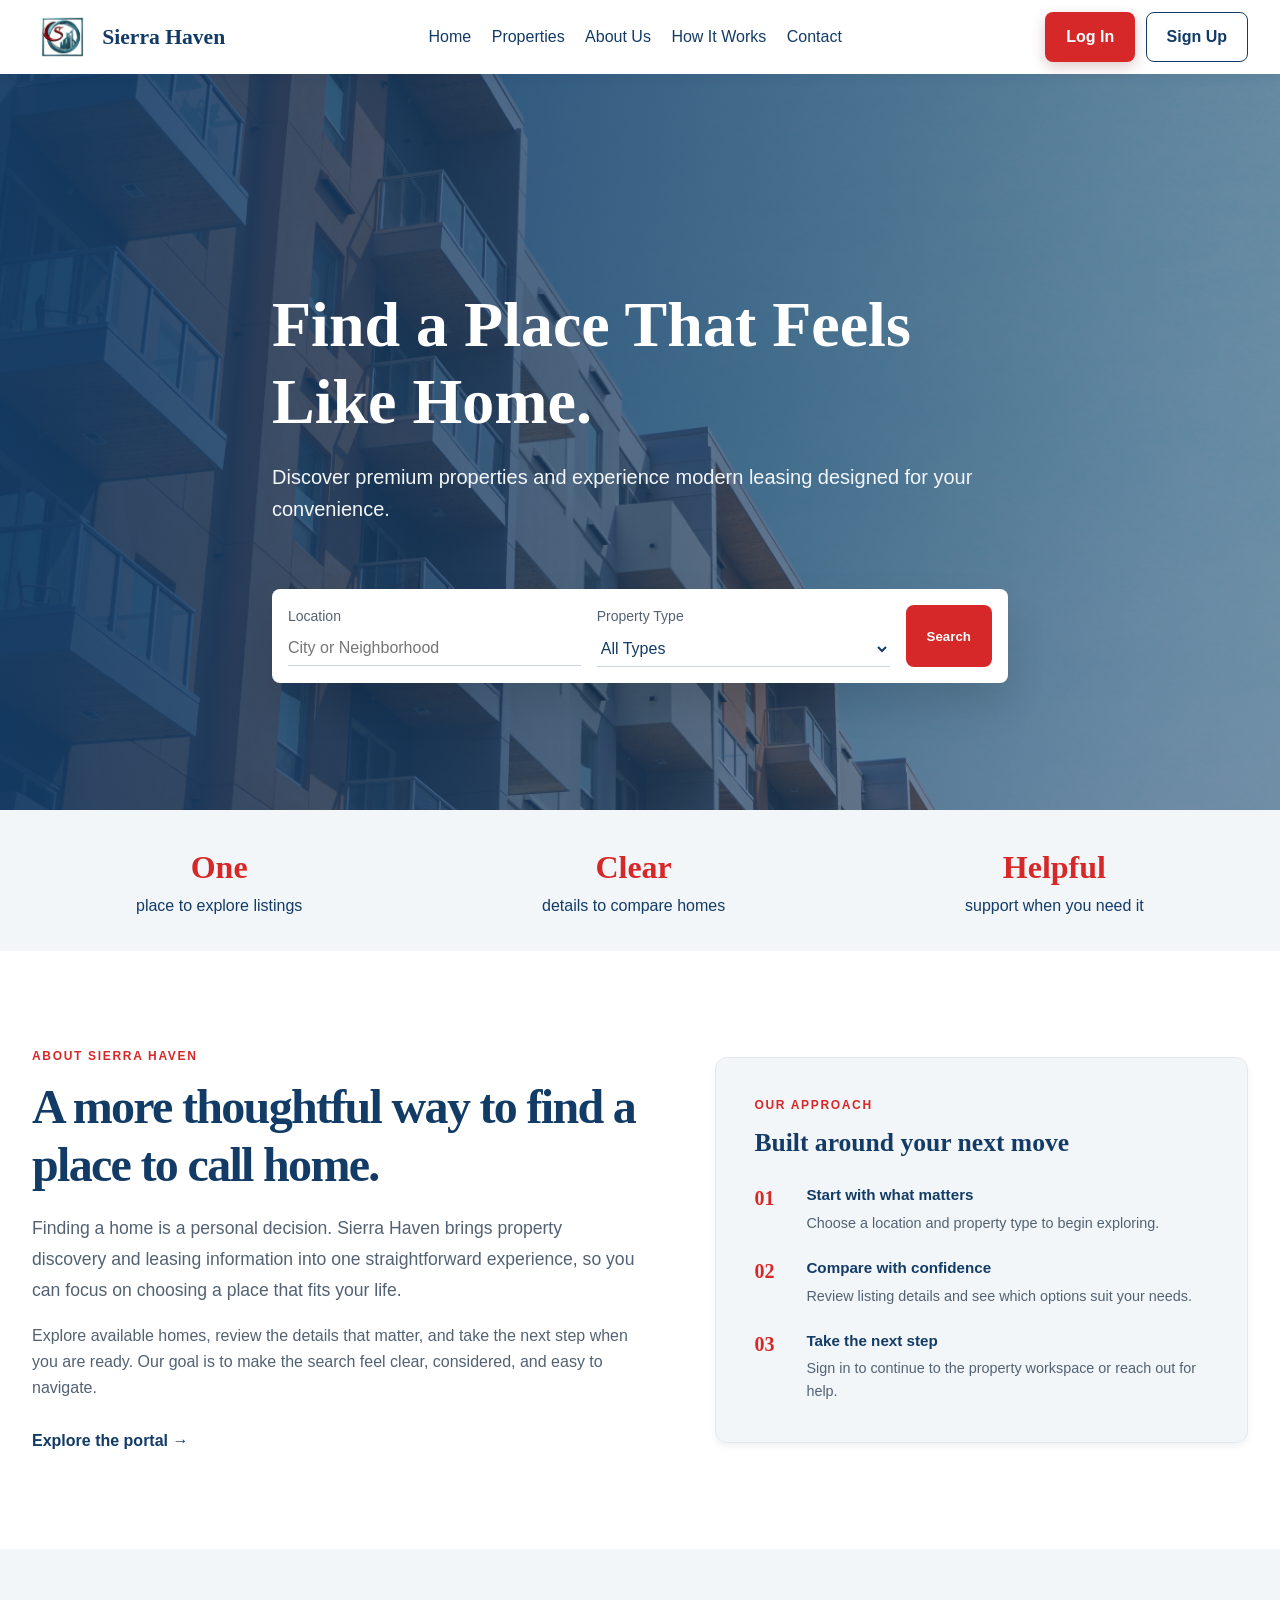
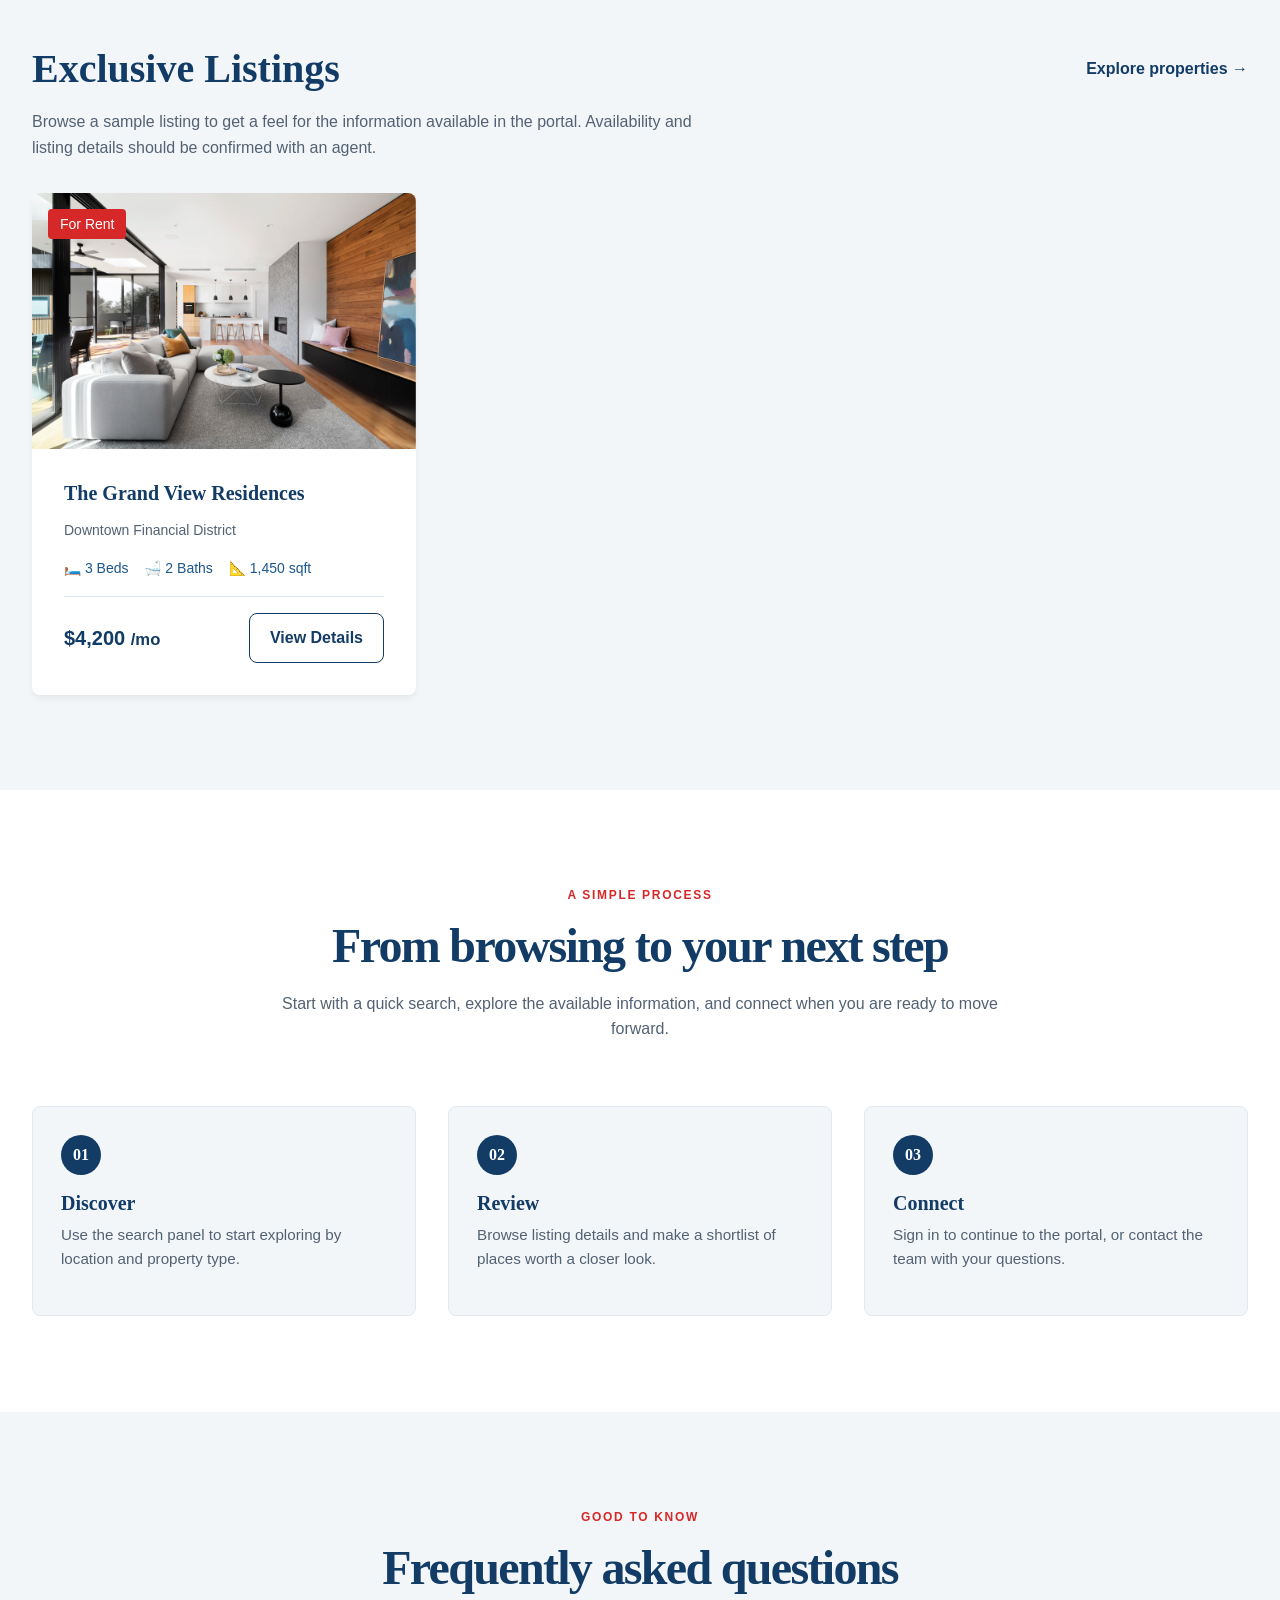
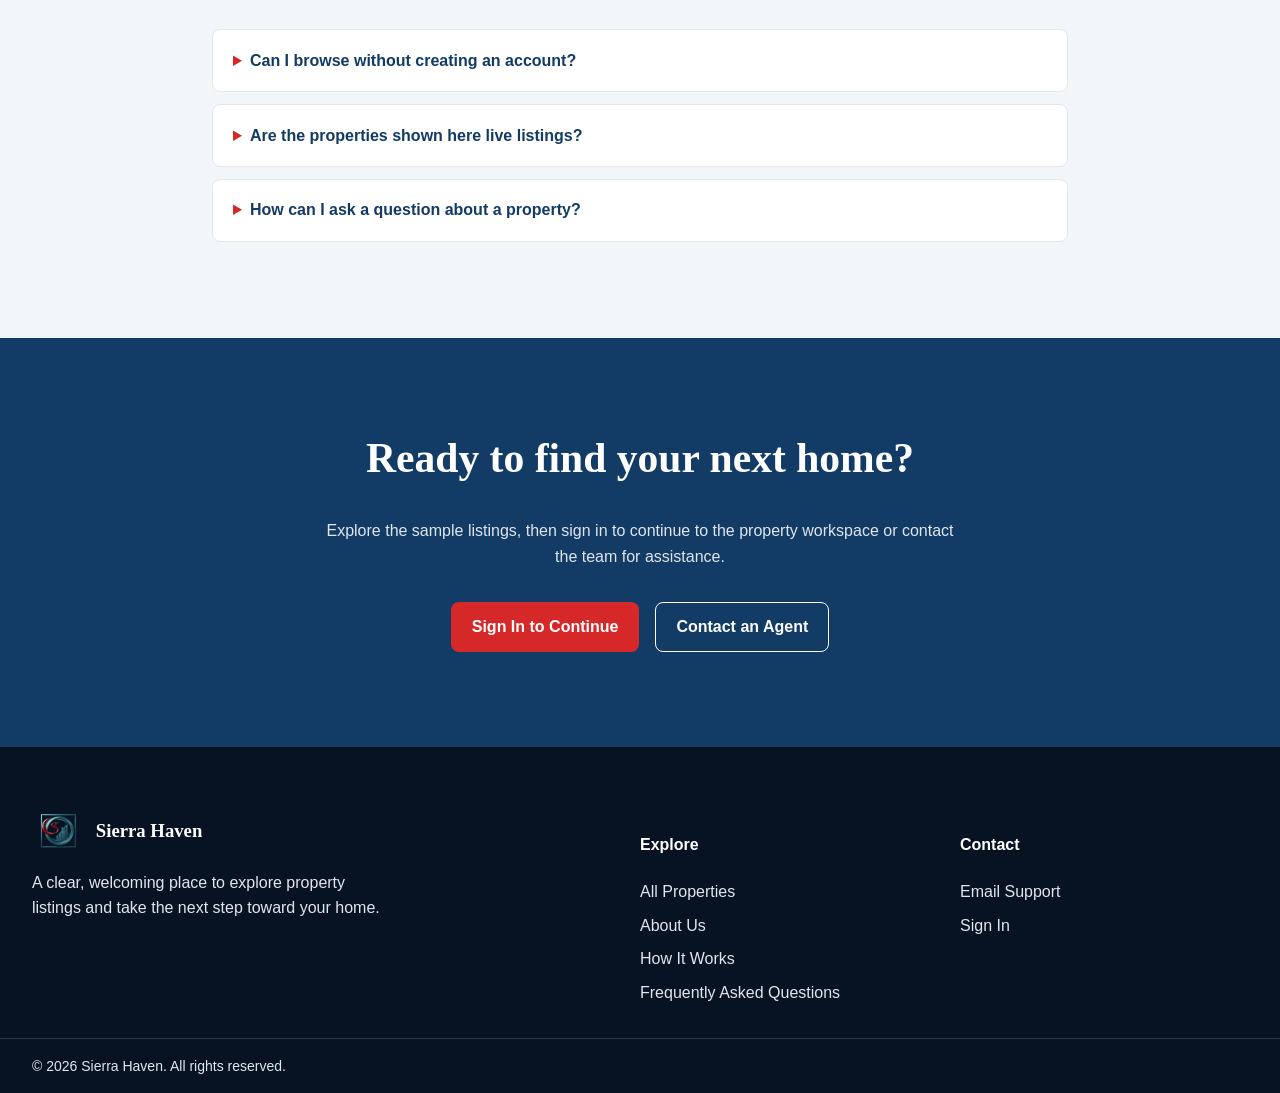
<file: yolo-css.design/yolo-css.design/new.design/yolo-system-v2/yolo-main/yolo-main/LANDING PAGE (before login)/landing.html>
<!DOCTYPE html>
<html lang="en">
<head>
  <meta charset="UTF-8">
  <meta name="viewport" content="width=device-width, initial-scale=1.0">
  <meta name="theme-color" content="#123B66">
  <title>Sierra Haven | Find Your Next Home</title>
  <link rel="stylesheet" href="Style.css">
  <script src="landing.js" defer></script>
</head>
<body>
<div class="lp-wrapper">
  <!-- Navigation -->
  <header class="lp-header" id="lp-header">
    <div class="lp-container lp-nav-container">
      <a href="./landing.html" class="lp-logo" aria-label="Sierra Haven home">
        <img class="lp-logo-image" src="../assets/sierra-property-logo.png"
             alt="Sierra Haven Official Logo" width="1026" height="768" decoding="async" fetchpriority="high">
        <span>Sierra Haven</span>
      </a>
      <nav class="lp-nav-menu" id="lp-nav-menu" aria-label="Main navigation">
        <ul class="lp-nav-list">
          <li><a href="#home" class="lp-nav-link">Home</a></li>
          <li><a href="#properties" class="lp-nav-link">Properties</a></li>
          <li><a href="#about" class="lp-nav-link">About Us</a></li>
          <li><a href="#how-it-works" class="lp-nav-link">How It Works</a></li>
          <li><a href="#contact" class="lp-nav-link">Contact</a></li>
        </ul>
      </nav>
      <div class="lp-auth-group" role="group" aria-label="Account actions">
        <a href="../LOGIN%20PANEL/Index.html" class="lp-btn lp-btn-login">Log In</a>
        <a href="../LOGIN%20PANEL/Index.html?mode=signup" class="lp-btn lp-btn-signup">Sign Up</a>
      </div>
      <button class="lp-mobile-toggle" id="lp-mobile-toggle" aria-label="Toggle menu" aria-controls="lp-nav-menu" aria-expanded="false">
        <span class="lp-hamburger"></span>
      </button>
    </div>
  </header>

  <!-- Hero Section -->
  <section class="lp-hero" id="home">
    <img src="../LOGIN%20PANEL/bg.jpg" alt="A welcoming home at dusk"
         class="lp-hero-bg" fetchpriority="high" decoding="sync">
    <div class="lp-hero-overlay"></div>
    <div class="lp-container lp-hero-content">
      <h1 class="lp-reveal lp-reveal-up">Find a Place That Feels Like Home.</h1>
      <p class="lp-reveal lp-reveal-up lp-delay-1">Discover premium properties and experience modern leasing designed for your convenience.</p>
      
      <!-- Search Interface -->
      <div class="lp-search-panel lp-reveal lp-reveal-up lp-delay-2">
        <form class="lp-search-form" id="lp-search-form" action="../LOGIN%20PANEL/Index.html">
          <div class="lp-input-group">
            <label for="lp-location">Location</label>
            <input type="text" id="lp-location" placeholder="City or Neighborhood">
          </div>
          <div class="lp-input-group">
            <label for="lp-type">Property Type</label>
            <select id="lp-type">
              <option value="all">All Types</option>
              <option value="apartment">Apartment</option>
              <option value="house">House</option>
              <option value="villa">Luxury Villa</option>
            </select>
          </div>
          <button type="submit" class="lp-btn lp-btn-primary lp-search-btn">Search</button>
        </form>
      </div>
    </div>
  </section>

  <!-- Statistics Section -->
  <section class="lp-stats" aria-label="Portal highlights">
    <div class="lp-container lp-stats-grid">
      <div class="lp-stat-item lp-reveal lp-reveal-up">
        <span class="lp-stat-number">One</span>
        <span class="lp-stat-label">place to explore listings</span>
      </div>
      <div class="lp-stat-item lp-reveal lp-reveal-up lp-delay-1">
        <span class="lp-stat-number">Clear</span>
        <span class="lp-stat-label">details to compare homes</span>
      </div>
      <div class="lp-stat-item lp-reveal lp-reveal-up lp-delay-2">
        <span class="lp-stat-number">Helpful</span>
        <span class="lp-stat-label">support when you need it</span>
      </div>
    </div>
  </section>

  <section class="lp-about" id="about" aria-labelledby="about-title">
    <div class="lp-container lp-about-grid">
      <div class="lp-about-copy lp-reveal lp-reveal-up">
        <p class="lp-section-kicker">About Sierra Haven</p>
        <h2 id="about-title">A more thoughtful way to find a place to call home.</h2>
        <p class="lp-about-lead">Finding a home is a personal decision. Sierra Haven brings property discovery and leasing information into one straightforward experience, so you can focus on choosing a place that fits your life.</p>
        <p>Explore available homes, review the details that matter, and take the next step when you are ready. Our goal is to make the search feel clear, considered, and easy to navigate.</p>
        <a href="../LOGIN%20PANEL/Index.html" class="lp-link-arrow">Explore the portal &rarr;</a>
      </div>
      <aside class="lp-about-card lp-reveal lp-reveal-up lp-delay-1" aria-label="Our approach">
        <p class="lp-section-kicker">Our approach</p>
        <h3>Built around your next move</h3>
        <ul class="lp-about-list">
          <li><span aria-hidden="true">01</span><div><strong>Start with what matters</strong><p>Choose a location and property type to begin exploring.</p></div></li>
          <li><span aria-hidden="true">02</span><div><strong>Compare with confidence</strong><p>Review listing details and see which options suit your needs.</p></div></li>
          <li><span aria-hidden="true">03</span><div><strong>Take the next step</strong><p>Sign in to continue to the property workspace or reach out for help.</p></div></li>
        </ul>
      </aside>
    </div>
  </section>

  <!-- Featured Properties Section -->
  <section class="lp-properties" id="properties">
    <div class="lp-container">
      <div class="lp-section-header lp-reveal lp-reveal-up">
        <h2>Exclusive Listings</h2>
        <a href="#properties" class="lp-link-arrow">Explore properties &rarr;</a>
      </div>
      <p class="lp-section-intro">Browse a sample listing to get a feel for the information available in the portal. Availability and listing details should be confirmed with an agent.</p>
      
      <div class="lp-property-grid" id="lp-property-grid">
        <!-- Property Card 1 -->
        <article class="lp-property-card lp-reveal lp-reveal-up">
          <div class="lp-card-image-wrapper">
            <!-- Native Lazy Loading -->
            <img src="../assets/properties/luxury-apartment.webp"
                 srcset="../assets/properties/luxury-apartment-640.webp 640w, ../assets/properties/luxury-apartment-960.webp 960w, ../assets/properties/luxury-apartment.webp 1920w"
                 sizes="(max-width: 1200px) 100vw, 1200px"
                 alt="Luxury Apartment Interior" loading="lazy" decoding="async"
                 width="1920" height="1280" class="lp-card-image">
            <span class="lp-badge">For Rent</span>
          </div>
          <div class="lp-card-content">
            <h3 class="lp-card-title">The Grand View Residences</h3>
            <p class="lp-card-location">Downtown Financial District</p>
            <div class="lp-card-details">
              <span>🛏️ 3 Beds</span>
              <span>🛁 2 Baths</span>
              <span>📐 1,450 sqft</span>
            </div>
            <div class="lp-card-footer">
              <span class="lp-card-price">$4,200 <small>/mo</small></span>
              <a href="../LOGIN%20PANEL/Index.html" class="lp-btn lp-btn-outline">View Details</a>
            </div>
          </div>
        </article>
      </div>
    </div>
  </section>

  <section class="lp-how" id="how-it-works" aria-labelledby="how-title">
    <div class="lp-container">
      <div class="lp-centered-heading lp-reveal lp-reveal-up">
        <p class="lp-section-kicker">A simple process</p>
        <h2 id="how-title">From browsing to your next step</h2>
        <p>Start with a quick search, explore the available information, and connect when you are ready to move forward.</p>
      </div>
      <div class="lp-steps-grid">
        <article class="lp-step-card lp-reveal lp-reveal-up">
          <span class="lp-step-number">01</span>
          <h3>Discover</h3>
          <p>Use the search panel to start exploring by location and property type.</p>
        </article>
        <article class="lp-step-card lp-reveal lp-reveal-up lp-delay-1">
          <span class="lp-step-number">02</span>
          <h3>Review</h3>
          <p>Browse listing details and make a shortlist of places worth a closer look.</p>
        </article>
        <article class="lp-step-card lp-reveal lp-reveal-up lp-delay-2">
          <span class="lp-step-number">03</span>
          <h3>Connect</h3>
          <p>Sign in to continue to the portal, or contact the team with your questions.</p>
        </article>
      </div>
    </div>
  </section>

  <section class="lp-faq" id="faq" aria-labelledby="faq-title">
    <div class="lp-container lp-faq-container">
      <div class="lp-centered-heading lp-reveal lp-reveal-up">
        <p class="lp-section-kicker">Good to know</p>
        <h2 id="faq-title">Frequently asked questions</h2>
      </div>
      <div class="lp-faq-list">
        <details class="lp-faq-item">
          <summary>Can I browse without creating an account?</summary>
          <p>Yes. You can explore this landing page without signing in. The sign-in panel currently uses demo access and does not verify or save account details.</p>
        </details>
        <details class="lp-faq-item">
          <summary>Are the properties shown here live listings?</summary>
          <p>The property shown is sample content for this website demo. Contact an agent to confirm real availability, pricing, and property information.</p>
        </details>
        <details class="lp-faq-item">
          <summary>How can I ask a question about a property?</summary>
          <p>Use the contact link below to email the support team. Include the property name and your question so the team can direct your inquiry.</p>
        </details>
      </div>
    </div>
  </section>

  <!-- CTA Section -->
  <section class="lp-cta">
    <div class="lp-container lp-cta-content lp-reveal lp-reveal-up">
      <h2>Ready to find your next home?</h2>
      <p>Explore the sample listings, then sign in to continue to the property workspace or contact the team for assistance.</p>
      <div class="lp-cta-actions">
        <a href="../LOGIN%20PANEL/Index.html" class="lp-btn lp-btn-primary">Sign In to Continue</a>
        <a href="mailto:support@haven.example" class="lp-btn lp-btn-outline-light">Contact an Agent</a>
      </div>
    </div>
  </section>

  <!-- Footer -->
  <footer class="lp-footer" id="contact">
    <div class="lp-container lp-footer-grid">
      <div class="lp-footer-brand">
        <h3 class="lp-footer-brand-heading">
          <img class="lp-footer-logo" src="../assets/sierra-property-logo.png"
               alt="Sierra Haven Official Logo" width="1026" height="768" loading="lazy" decoding="async">
          <span>Sierra Haven</span>
        </h3>
        <p>A clear, welcoming place to explore property listings and take the next step toward your home.</p>
      </div>
      <div class="lp-footer-links">
        <h4>Explore</h4>
        <ul>
          <li><a href="#properties">All Properties</a></li>
          <li><a href="#about">About Us</a></li>
          <li><a href="#how-it-works">How It Works</a></li>
          <li><a href="#faq">Frequently Asked Questions</a></li>
        </ul>
      </div>
      <div class="lp-footer-links">
        <h4>Contact</h4>
        <ul>
          <li><a href="mailto:support@haven.example">Email Support</a></li>
          <li><a href="../LOGIN%20PANEL/Index.html">Sign In</a></li>
        </ul>
      </div>
    </div>
    <div class="lp-container lp-footer-bottom">
      <p>&copy; 2026 Sierra Haven. All rights reserved.</p>
    </div>
  </footer>
</div>
</body>
</html>
</file>
<file: yolo-main/yolo-main/MAIN WEB/Style.css>
:root {
  color-scheme: light;
  font-family: Inter, "Segoe UI", Arial, sans-serif;
  color: #202b26;
  background: #f5f6f2;
  font-synthesis: none;
  text-rendering: optimizeLegibility;
  -webkit-font-smoothing: antialiased;
  -moz-osx-font-smoothing: grayscale;
}

* { box-sizing: border-box; }

body {
  min-width: 320px;
  min-height: 100vh;
  margin: 0;
  display: grid;
  place-items: center;
  padding: 32px;
  position: relative;
  isolation: isolate;
  background: #172a22;
}

/* Background layout identical to source */
body::before {
  position: fixed;
  z-index: -1;
  inset: -24px;
  content: "";
  background:
    linear-gradient(115deg, rgb(12 27 21 / 63%), rgb(20 37 31 / 34%) 54%, rgb(16 29 24 / 45%)),
    url("../LOGIN%20PANEL/bg.jpg") center / cover fixed;
  will-change: transform;
}

/* Base shell matching the login container aesthetic */
.portal-shell {
  width: min(1200px, 100%);
  min-height: 80vh;
  display: flex;
  flex-direction: column;
  background: rgb(255 255 255 / 89%);
  border: 1px solid rgb(255 255 255 / 52%);
  border-radius: 24px;
  box-shadow: 0 28px 90px rgb(8 20 15 / 30%);
  backdrop-filter: blur(18px);
  -webkit-backdrop-filter: blur(18px);
  overflow: hidden;
}

/* Header Styling */
.portal-header {
  display: flex;
  justify-content: space-between;
  align-items: center;
  padding: 24px 48px;
  border-bottom: 1px solid rgba(0,0,0,0.08);
  background: rgba(255, 255, 255, 0.4);
}

.portal-actions {
  display: flex;
  align-items: center;
  gap: 12px;
}

.settings-container {
  position: relative;
  z-index: 2;
}

.settings-toggle {
  gap: 8px;
}

.settings-toggle[aria-expanded="true"] {
  background: #1a3d2a;
}

.settings-panel {
  position: absolute;
  top: calc(100% + 10px);
  right: 0;
  z-index: 5;
  display: grid;
  grid-template-columns: 150px minmax(0, 1fr);
  width: min(560px, calc(100vw - 32px));
  overflow: hidden;
  color: #202b26;
  background: #fff;
  border: 1px solid #dfe4de;
  border-radius: 14px;
  box-shadow: 0 18px 48px rgb(8 20 15 / 22%);
}

.settings-panel[hidden],
.settings-view[hidden] {
  display: none;
}

.settings-nav {
  display: flex;
  flex-direction: column;
  gap: 4px;
  padding: 12px;
  background: #f5f7f4;
  border-right: 1px solid #e5e9e4;
}

.settings-nav-item {
  min-height: 38px;
  padding: 8px 10px;
  color: #58655c;
  background: transparent;
  border: 0;
  border-radius: 7px;
  cursor: pointer;
  font: inherit;
  font-size: 12px;
  text-align: left;
}

.settings-nav-item:hover,
.settings-nav-item.is-active {
  color: #244d36;
  background: #e6eee5;
}

.settings-content {
  display: flex;
  min-width: 0;
  min-height: 255px;
  flex-direction: column;
  justify-content: space-between;
  padding: 20px;
}

.settings-view h2 {
  margin: 0 0 6px;
  color: #202b26;
  font-family: Georgia, "Times New Roman", serif;
  font-size: 22px;
  font-weight: 400;
}

.settings-view p {
  margin: 10px 0;
  font-size: 12px;
  line-height: 1.55;
}

.settings-view a {
  color: #315d43;
  font-size: 12px;
  font-weight: 600;
}

.settings-muted,
.settings-note {
  color: #78817b;
}

.settings-details {
  display: grid;
  gap: 12px;
  margin: 18px 0;
}

.settings-details div {
  display: flex;
  justify-content: space-between;
  gap: 16px;
  font-size: 12px;
}

.settings-details dt { color: #78817b; }
.settings-details dd { margin: 0; color: #35413a; font-weight: 600; }

.theme-setting {
  display: flex;
  align-items: center;
  justify-content: space-between;
  gap: 12px;
  margin-top: 18px;
  padding-top: 14px;
  border-top: 1px solid #e9ede8;
}

.theme-setting > div {
  display: flex;
  flex-direction: column;
  gap: 3px;
}

.theme-setting-title { font-size: 12px; font-weight: 650; }
.theme-setting .settings-muted { font-size: 11px; }
.theme-switch { position: relative; display: inline-flex; width: 42px; height: 24px; flex: 0 0 auto; }
.theme-switch input { position: absolute; width: 1px; height: 1px; opacity: 0; }
.theme-slider { position: absolute; inset: 0; background: #bdc7be; border-radius: 999px; cursor: pointer; transition: background 160ms ease; }
.theme-slider::before { position: absolute; top: 3px; left: 3px; width: 18px; height: 18px; content: ""; background: #fff; border-radius: 50%; transition: transform 160ms ease; }
.theme-switch input:checked + .theme-slider { background: #315d43; }
.theme-switch input:checked + .theme-slider::before { transform: translateX(18px); }
.theme-switch input:focus-visible + .theme-slider { outline: 3px solid rgb(49 93 67 / 30%); outline-offset: 3px; }
.visually-hidden { position: absolute; width: 1px; height: 1px; padding: 0; margin: -1px; overflow: hidden; clip: rect(0, 0, 0, 0); white-space: nowrap; border: 0; }

.brand-header {
  display: flex;
  align-items: center;
  gap: 12px;
  font-size: 18px;
  font-weight: 650;
  color: #14251f;
  letter-spacing: 0.01em;
}

.brand-mark {
  width: 38px;
  height: 38px;
  display: grid;
  place-items: center;
  color: #183025;
  background: #d7e5d4;
  border-radius: 12px;
}

/* Portal Content Area */
.portal-content {
  padding: 48px;
  overflow-y: auto;
}

.portal-heading { margin-bottom: 34px; }

.eyebrow {
  margin: 0 0 12px;
  color: #66816b;
  font-size: 11px;
  font-weight: 700;
  letter-spacing: 0.15em;
  text-transform: uppercase;
}

.portal-heading h2 {
  margin: 0;
  color: #202b26;
  font-family: Georgia, "Times New Roman", serif;
  font-size: 38px;
  font-weight: 400;
  letter-spacing: -0.035em;
}

.portal-heading p {
  margin: 11px 0 0;
  color: #78817b;
  font-size: 15px;
  line-height: 1.6;
}

/* Property Grid Layout */
.property-grid {
  display: grid;
  grid-template-columns: repeat(auto-fill, minmax(300px, 1fr));
  gap: 24px;
  margin-top: 24px;
}

/* Property Card Styling */
.property-card-lg {
  background: #ffffff;
  border: 1px solid #dfe4de;
  border-radius: 16px;
  overflow: hidden;
  box-shadow: 0 4px 12px rgba(0,0,0,0.03);
  transition: transform 0.2s ease, box-shadow 0.2s ease;
}

.property-card-lg:hover {
  transform: translateY(-4px);
  box-shadow: 0 12px 24px rgba(0,0,0,0.08);
}

.card-image {
  width: 100%;
  height: 180px;
  background-size: cover;
  background-position: center;
  border-bottom: 1px solid #dfe4de;
}

.card-details {
  padding: 24px;
}

.card-details h3 {
  margin: 0 0 8px;
  font-size: 18px;
  color: #202b26;
}

.card-details p {
  margin: 0 0 20px;
  font-size: 13px;
  color: #78817b;
}

.card-actions {
  display: flex;
  gap: 12px;
}

/* Button Stylings */
.submit-button {
  min-height: 44px;
  padding: 0 24px;
  display: inline-flex;
  align-items: center;
  justify-content: center;
  color: #fff;
  background: #244d36;
  border: 1px solid #244d36;
  border-radius: 10px;
  cursor: pointer;
  font: inherit;
  font-size: 13px;
  font-weight: 650;
  transition: background 160ms ease, transform 160ms ease;
}
.portal-sign-in { text-decoration: none; }
.submit-button:hover { background: #1a3d2a; }
.submit-button:active { transform: translateY(1px); }

.action-btn {
  flex: 1;
  min-height: 38px;
  display: inline-flex;
  align-items: center;
  justify-content: center;
  color: #fff;
  background: #315d43;
  border: 1px solid #315d43;
  border-radius: 8px;
  cursor: pointer;
  font-size: 12px;
  font-weight: 600;
  transition: all 160ms ease;
}

.action-btn:hover {
  background: #244d36;
}

.action-btn.secondary {
  background: transparent;
  color: #315d43;
}

.action-btn.secondary:hover {
  background: #f2f5f1;
}

/* --- LAZY CODER ANIMATIONS --- */
.lazy-element {
  opacity: 0;
  transform: translateY(40px);
  transition: opacity 0.7s ease-out, transform 0.7s ease-out;
}

.lazy-element.visible {
  opacity: 1;
  transform: translateY(0);
}

body[data-theme="dark"] {
  color-scheme: dark;
  background: #101713;
}

body[data-theme="dark"]::before {
  background:
    linear-gradient(115deg, rgb(4 10 7 / 80%), rgb(8 17 12 / 70%) 54%, rgb(4 10 7 / 76%)),
    url("../LOGIN%20PANEL/bg.jpg") center / cover fixed;
}

body[data-theme="dark"] .portal-shell {
  color: #e5ebe6;
  background: rgb(25 34 29 / 95%);
  border-color: rgb(255 255 255 / 14%);
}

body[data-theme="dark"] .portal-header {
  background: rgb(22 31 26 / 90%);
  border-bottom-color: rgb(255 255 255 / 12%);
}

body[data-theme="dark"] .brand-header,
body[data-theme="dark"] .portal-heading h2,
body[data-theme="dark"] .card-details h3 {
  color: #e5ebe6;
}

body[data-theme="dark"] .portal-heading p:not(.eyebrow),
body[data-theme="dark"] .card-details p:not(.eyebrow) {
  color: #aab7ad;
}

body[data-theme="dark"] .property-card-lg {
  background: #202b24;
  border-color: #37443b;
  box-shadow: 0 4px 12px rgb(0 0 0 / 18%);
}

body[data-theme="dark"] .card-image { border-bottom-color: #37443b; }
body[data-theme="dark"] .action-btn.secondary { color: #c0d5c5; }
body[data-theme="dark"] .action-btn.secondary:hover { background: #2a392f; }

body[data-theme="dark"] .settings-panel {
  color: #e5ebe6;
  background: #202b24;
  border-color: #3a493e;
}

body[data-theme="dark"] .settings-nav {
  background: #19231d;
  border-right-color: #3a493e;
}

body[data-theme="dark"] .settings-nav-item { color: #b5c0b8; }
body[data-theme="dark"] .settings-nav-item:hover,
body[data-theme="dark"] .settings-nav-item.is-active { color: #d7e5d4; background: #2d4033; }
body[data-theme="dark"] .settings-view h2,
body[data-theme="dark"] .settings-details dd,
body[data-theme="dark"] .theme-setting-title { color: #e5ebe6; }
body[data-theme="dark"] .settings-muted,
body[data-theme="dark"] .settings-note,
body[data-theme="dark"] .settings-details dt { color: #aab7ad; }
body[data-theme="dark"] .settings-view a { color: #c3d8bf; }
body[data-theme="dark"] .theme-setting { border-top-color: #3a493e; }

/* Responsiveness */
@media (max-width: 860px) {
  body { padding: 20px; }
  .portal-shell { min-height: 100vh; }
  .portal-header { padding: 24px; }
  .portal-content { padding: 24px; }
}

@media (max-width: 640px) {
  body { padding: 0; }
  .portal-shell { border-radius: 0; border: none; }
  .portal-header { align-items: flex-start; gap: 16px; }
  .portal-actions { flex-direction: column-reverse; align-items: stretch; }
  .portal-actions .submit-button { padding: 0 14px; }
  .settings-container { display: flex; justify-content: flex-end; }
  .settings-panel { grid-template-columns: 125px minmax(0, 1fr); }
  .settings-nav { padding: 8px; }
  .settings-content { min-height: 275px; padding: 14px; }
  .property-grid { grid-template-columns: 1fr; }
}
</file>
<file: yolo-css.design/yolo-css.design/new.design/yolo-system-v2/yolo-main/yolo-main/MAIN WEB/Style.css>
:root {
  --portal-navy: #123B66;
  --portal-navy-light: #1D568C;
  --portal-red: #D62828;
  --portal-red-hover: #B71F24;
  --portal-gray: #F3F6F9;
  --portal-text: #263746;
  --portal-muted: #526273;
  --portal-border: #DCE4EC;
  color-scheme: light;
  font-family: Inter, "Segoe UI", Arial, sans-serif;
  color: var(--portal-text);
  background: var(--portal-gray);
  font-synthesis: none;
  text-rendering: optimizeLegibility;
  -webkit-font-smoothing: antialiased;
  -moz-osx-font-smoothing: grayscale;
}

* { box-sizing: border-box; }

body {
  min-width: 320px;
  min-height: 100vh;
  margin: 0;
  display: grid;
  place-items: center;
  padding: 32px;
  position: relative;
  isolation: isolate;
  background: var(--portal-navy);
}

/* Background layout identical to source */
body::before {
  position: fixed;
  z-index: -1;
  inset: -24px;
  content: "";
  background:
    linear-gradient(115deg, rgb(18 59 102 / 78%), rgb(18 59 102 / 50%) 54%, rgb(18 59 102 / 68%)),
    url("../LOGIN%20PANEL/bg.jpg") center / cover fixed;
  will-change: transform;
}

/* Base shell matching the login container aesthetic */
.portal-shell {
  width: min(1200px, 100%);
  min-height: 80vh;
  display: flex;
  flex-direction: column;
  background: rgb(255 255 255 / 96%);
  border: 1px solid rgb(255 255 255 / 82%);
  border-radius: 24px;
  box-shadow: 0 28px 90px rgb(18 59 102 / 24%);
  backdrop-filter: blur(18px);
  -webkit-backdrop-filter: blur(18px);
  overflow: hidden;
}

/* Header Styling */
.portal-header {
  display: flex;
  justify-content: space-between;
  align-items: center;
  padding: 24px 48px;
  border-bottom: 1px solid var(--portal-border);
  background: #fff;
}

.portal-actions {
  display: flex;
  align-items: center;
  gap: 12px;
}

.settings-container {
  position: relative;
  z-index: 2;
}

.portal-actions .settings-toggle {
  gap: 8px;
  background: var(--portal-navy);
  border-color: var(--portal-navy);
}
.portal-actions .settings-toggle svg {
  display: block;
  flex: 0 0 17px;
}
.portal-actions .settings-toggle span {
  display: block;
  line-height: 1;
}

.portal-actions .settings-toggle:hover {
  background: var(--portal-navy-light);
  border-color: var(--portal-navy-light);
}

.portal-actions .settings-toggle[aria-expanded="true"],
.portal-actions .settings-toggle[aria-expanded="true"]:hover {
  background: var(--portal-navy);
  border-color: var(--portal-navy);
}

.settings-panel {
  position: absolute;
  top: calc(100% + 10px);
  right: 0;
  z-index: 5;
  display: grid;
  grid-template-columns: 150px minmax(0, 1fr);
  width: min(560px, calc(100vw - 32px));
  overflow: hidden;
  color: var(--portal-text);
  background: #fff;
  border: 1px solid var(--portal-border);
  border-radius: 14px;
  box-shadow: 0 18px 48px rgb(18 59 102 / 20%);
}

.settings-panel[hidden],
.settings-view[hidden] {
  display: none;
}

.settings-nav {
  display: flex;
  flex-direction: column;
  gap: 4px;
  padding: 12px;
  background: var(--portal-gray);
  border-right: 1px solid var(--portal-border);
}

.settings-nav-item {
  min-height: 38px;
  padding: 8px 10px;
  color: var(--portal-muted);
  background: transparent;
  border: 0;
  border-radius: 7px;
  cursor: pointer;
  font: inherit;
  font-size: 12px;
  text-align: left;
}

.settings-nav-item:hover,
.settings-nav-item.is-active {
  color: #fff;
  background: var(--portal-navy);
}

.settings-content {
  display: flex;
  min-width: 0;
  min-height: 255px;
  flex-direction: column;
  justify-content: space-between;
  padding: 20px;
}

.settings-view h2 {
  margin: 0 0 6px;
  color: var(--portal-text);
  font-family: Georgia, "Times New Roman", serif;
  font-size: 22px;
  font-weight: 400;
}

.settings-view p {
  margin: 10px 0;
  font-size: 12px;
  line-height: 1.55;
}

.settings-view a {
  color: var(--portal-navy);
  font-size: 12px;
  font-weight: 600;
}

.settings-muted,
.settings-note {
  color: var(--portal-muted);
}

.settings-details {
  display: grid;
  gap: 12px;
  margin: 18px 0;
}

.settings-details div {
  display: flex;
  justify-content: space-between;
  gap: 16px;
  font-size: 12px;
}

.settings-details dt { color: var(--portal-navy-light); }
.settings-details dd { margin: 0; color: var(--portal-navy); font-weight: 600; }

.theme-setting {
  display: flex;
  align-items: center;
  justify-content: space-between;
  gap: 12px;
  margin-top: 18px;
  padding-top: 14px;
  border-top: 1px solid var(--portal-border);
}

.theme-setting > div {
  display: flex;
  flex-direction: column;
  gap: 3px;
}

.theme-setting-title { font-size: 12px; font-weight: 650; }
.theme-setting .settings-muted { font-size: 11px; }
.theme-switch { position: relative; display: inline-flex; width: 42px; height: 24px; flex: 0 0 auto; }
.theme-switch input { position: absolute; width: 1px; height: 1px; opacity: 0; }
.theme-slider { position: absolute; inset: 0; background: #8AA0B5; border-radius: 999px; cursor: pointer; transition: background 160ms ease; }
.theme-slider::before { position: absolute; top: 3px; left: 3px; width: 18px; height: 18px; content: ""; background: #fff; border-radius: 50%; transition: transform 160ms ease; }
.theme-switch input:checked + .theme-slider { background: var(--portal-navy); }
.theme-switch input:checked + .theme-slider::before { transform: translateX(18px); }
.theme-switch input:focus-visible + .theme-slider { outline: 3px solid rgb(214 40 40 / 32%); outline-offset: 3px; }
.visually-hidden { position: absolute; width: 1px; height: 1px; padding: 0; margin: -1px; overflow: hidden; clip: rect(0, 0, 0, 0); white-space: nowrap; border: 0; }

.brand-header {
  display: flex;
  align-items: center;
  gap: 12px;
  font-size: 18px;
  font-weight: 650;
  color: var(--portal-navy);
  letter-spacing: 0.01em;
}

.brand-logo {
  display: block;
  width: auto;
  height: 46px;
  flex: 0 0 auto;
  object-fit: contain;
}

/* Portal Content Area */
.portal-content {
  padding: 48px;
  overflow-y: auto;
}

.portal-heading { margin-bottom: 34px; }

.eyebrow {
  margin: 0 0 12px;
  color: var(--portal-red);
  font-size: 11px;
  font-weight: 700;
  letter-spacing: 0.15em;
  text-transform: uppercase;
}

.portal-heading h2 {
  margin: 0;
  color: var(--portal-navy);
  font-family: Georgia, "Times New Roman", serif;
  font-size: 38px;
  font-weight: 400;
  letter-spacing: -0.035em;
}

.portal-heading p {
  margin: 11px 0 0;
  color: var(--portal-muted);
  font-size: 15px;
  line-height: 1.6;
}

/* Property Grid Layout */
.property-grid {
  display: grid;
  grid-template-columns: repeat(auto-fill, minmax(min(100%, 300px), 1fr));
  gap: 24px;
  margin-top: 24px;
}

/* Property Card Styling */
.property-card-lg {
  background: #ffffff;
  border: 1px solid var(--portal-border);
  border-radius: 16px;
  overflow: hidden;
  box-shadow: 0 4px 12px rgb(18 59 102 / 6%);
  transition: transform 0.2s ease, box-shadow 0.2s ease;
}

.property-card-lg:hover {
  transform: translateY(-4px);
  box-shadow: 0 12px 24px rgb(18 59 102 / 14%);
}

.card-image {
  width: 100%;
  height: 180px;
  overflow: hidden;
  border-bottom: 1px solid var(--portal-border);
}

.card-image img {
  display: block;
  width: 100%;
  height: 100%;
  object-fit: cover;
  object-position: center;
  transition: transform 450ms ease;
}

.property-card-lg:hover .card-image img { transform: scale(1.04); }

@media (prefers-reduced-motion: reduce) {
  .card-image img { transition: none; }
  .property-card-lg:hover .card-image img { transform: none; }
}

.card-details {
  padding: 24px;
}

.card-details h3 {
  margin: 0 0 8px;
  font-size: 18px;
  color: var(--portal-navy);
}

.card-details p {
  margin: 0 0 20px;
  font-size: 13px;
  color: var(--portal-muted);
}

.card-actions {
  display: flex;
  gap: 12px;
}

/* Button Stylings */
.submit-button {
  min-height: 44px;
  padding: 0 24px;
  display: inline-flex;
  align-items: center;
  justify-content: center;
  color: #fff;
  background: var(--portal-red);
  border: 1px solid var(--portal-red);
  border-radius: 10px;
  cursor: pointer;
  font: inherit;
  font-size: 13px;
  font-weight: 650;
  transition: background 160ms ease, border-color 160ms ease, transform 160ms ease;
}
.portal-sign-in { text-decoration: none; }
.portal-actions > .portal-sign-in {
  color: var(--portal-navy);
  background: #fff;
  border-color: var(--portal-navy);
}
.portal-actions > .portal-sign-in:hover {
  color: #fff;
  background: var(--portal-navy);
  border-color: var(--portal-navy);
}
.submit-button:hover { background: var(--portal-red-hover); border-color: var(--portal-red-hover); }
.submit-button:active { transform: translateY(1px); }
.submit-button:focus-visible, .action-btn:focus-visible, .settings-nav-item:focus-visible {
  outline: 3px solid rgb(18 59 102 / 35%);
  outline-offset: 3px;
}

.action-btn {
  flex: 1;
  min-height: 38px;
  display: inline-flex;
  align-items: center;
  justify-content: center;
  color: #fff;
  background: var(--portal-navy);
  border: 1px solid var(--portal-navy);
  border-radius: 8px;
  cursor: pointer;
  font-size: 12px;
  font-weight: 600;
  transition: all 160ms ease;
}

.action-btn:hover {
  background: var(--portal-navy-light);
  border-color: var(--portal-navy-light);
}

.action-btn.secondary {
  background: #fff;
  color: var(--portal-navy);
}

.action-btn.secondary:hover {
  background: var(--portal-gray);
}

/* --- LAZY CODER ANIMATIONS --- */
.lazy-element {
  opacity: 0;
  transform: translateY(40px);
  transition: opacity 0.7s ease-out, transform 0.7s ease-out;
}

.lazy-element.visible {
  opacity: 1;
  transform: translateY(0);
}

body[data-theme="dark"] {
  color-scheme: dark;
  background: #0B1928;
}

body[data-theme="dark"]::before {
  background:
    linear-gradient(115deg, rgb(7 20 35 / 88%), rgb(18 59 102 / 70%) 54%, rgb(7 20 35 / 84%)),
    url("../LOGIN%20PANEL/bg.jpg") center / cover fixed;
}

body[data-theme="dark"] .portal-shell {
  color: #E7EDF4;
  background: rgb(14 31 49 / 97%);
  border-color: rgb(255 255 255 / 14%);
}

body[data-theme="dark"] .portal-header {
  background: rgb(12 29 48 / 96%);
  border-bottom-color: rgb(255 255 255 / 12%);
}

body[data-theme="dark"] .brand-header,
body[data-theme="dark"] .portal-heading h2,
body[data-theme="dark"] .card-details h3 {
  color: #E7EDF4;
}

body[data-theme="dark"] .portal-heading p:not(.eyebrow),
body[data-theme="dark"] .card-details p:not(.eyebrow) {
  color: #B7C6D6;
}

body[data-theme="dark"] .property-card-lg {
  background: #142B42;
  border-color: #294764;
  box-shadow: 0 4px 12px rgb(0 0 0 / 18%);
}

body[data-theme="dark"] .card-image { border-bottom-color: #294764; }
body[data-theme="dark"] .action-btn.secondary { color: #E7EDF4; background: #142B42; border-color: #426383; }
body[data-theme="dark"] .action-btn.secondary:hover { background: #1D3D5B; }

body[data-theme="dark"] .settings-panel {
  color: #E7EDF4;
  background: #142B42;
  border-color: #294764;
}

body[data-theme="dark"] .settings-nav {
  background: #0E1F31;
  border-right-color: #294764;
}

body[data-theme="dark"] .settings-nav-item { color: #B7C6D6; }
body[data-theme="dark"] .settings-nav-item:hover,
body[data-theme="dark"] .settings-nav-item.is-active { color: #fff; background: var(--portal-navy); }
body[data-theme="dark"] .settings-view h2,
body[data-theme="dark"] .settings-details dd,
body[data-theme="dark"] .theme-setting-title { color: #E7EDF4; }
body[data-theme="dark"] .settings-muted,
body[data-theme="dark"] .settings-note,
body[data-theme="dark"] .settings-details dt { color: #B7C6D6; }
body[data-theme="dark"] .settings-view a { color: #8BB8E3; }
body[data-theme="dark"] .theme-setting { border-top-color: #294764; }

/* Responsiveness */
@media (max-width: 860px) {
  body { padding: 20px; }
  .portal-shell { min-height: 100vh; }
  .portal-header { padding: 24px; }
  .brand-logo { height: 42px; }
  .portal-content { padding: 24px; }
}

@media (max-width: 640px) {
  body { padding: 0; }
  .portal-shell { border-radius: 0; border: none; }
  .portal-header { align-items: flex-start; gap: 16px; }
  .brand-logo { height: 38px; }
  .portal-actions { flex-direction: column-reverse; align-items: stretch; }
  .portal-actions .submit-button { padding: 0 14px; }
  .settings-container { display: flex; justify-content: flex-end; }
  .settings-panel { grid-template-columns: 125px minmax(0, 1fr); }
  .settings-nav { padding: 8px; }
  .settings-content { min-height: 275px; padding: 14px; }
  .property-grid { grid-template-columns: 1fr; }
}
</file>
<file: yolo-main/yolo-main/LANDING PAGE (before login)/Style.css>
/* ==========================================================================
   1. CSS Variables & Design Tokens (Scoped)
   ========================================================================== */
.lp-wrapper {
  --lp-color-navy: #0A192F;
  --lp-color-navy-light: #112240;
  --lp-color-gold: #D4AF37;
  --lp-color-gold-hover: #C5A030;
  --lp-color-beige: #F5F5DC;
  --lp-color-white: #FFFFFF;
  --lp-color-text: #333333;
  --lp-color-text-muted: #666666;
  
  --lp-font-sans: 'Inter', -apple-system, BlinkMacSystemFont, 'Segoe UI', Roboto, Helvetica, Arial, sans-serif;
  --lp-font-serif: 'Playfair Display', Georgia, serif;
  
  --lp-spacing-xs: 0.5rem;
  --lp-spacing-sm: 1rem;
  --lp-spacing-md: 2rem;
  --lp-spacing-lg: 4rem;
  --lp-spacing-xl: 6rem;
  
  --lp-radius-sm: 4px;
  --lp-radius-md: 8px;
  --lp-radius-lg: 12px;
  
  --lp-transition: 0.3s cubic-bezier(0.4, 0, 0.2, 1);
  --lp-shadow-sm: 0 4px 6px rgba(0, 0, 0, 0.05);
  --lp-shadow-md: 0 10px 20px rgba(0, 0, 0, 0.08);
  --lp-shadow-lg: 0 20px 40px rgba(0, 0, 0, 0.12);

  font-family: var(--lp-font-sans);
  color: var(--lp-color-text);
  line-height: 1.6;
  background-color: var(--lp-color-white);
  min-height: 100vh;
}

/* ==========================================================================
   2. Resets & Utilities (Scoped)
   ========================================================================== */
.lp-wrapper *, .lp-wrapper *::before, .lp-wrapper *::after {
  box-sizing: border-box;
}

body { margin: 0; }
.lp-wrapper h1, .lp-wrapper h2, .lp-wrapper h3 {
  font-family: var(--lp-font-serif);
  color: var(--lp-color-navy);
  margin-top: 0;
  line-height: 1.2;
}

.lp-wrapper a { text-decoration: none; transition: color var(--lp-transition); }
.lp-wrapper ul { list-style: none; padding: 0; margin: 0; }
.lp-container { max-width: 1280px; margin: 0 auto; padding: 0 var(--lp-spacing-md); }
.lp-wrapper section[id], .lp-wrapper footer[id] { scroll-margin-top: 88px; }

/* ==========================================================================
   3. Buttons
   ========================================================================== */
.lp-btn {
  display: inline-flex;
  align-items: center;
  justify-content: center;
  padding: 0.75rem 1.5rem;
  border-radius: var(--lp-radius-sm);
  font-weight: 500;
  cursor: pointer;
  transition: all var(--lp-transition);
  border: 1px solid transparent;
}

.lp-btn-primary {
  background-color: var(--lp-color-gold);
  color: var(--lp-color-navy);
}
.lp-btn-primary:hover {
  background-color: var(--lp-color-gold-hover);
  transform: translateY(-2px);
  box-shadow: var(--lp-shadow-md);
}

.lp-btn-outline {
  border-color: var(--lp-color-navy);
  color: var(--lp-color-navy);
  background: transparent;
}
.lp-btn-outline:hover { background-color: var(--lp-color-navy); color: var(--lp-color-white); }
.lp-btn-text { color: var(--lp-color-white); }
.lp-btn-outline-light { border-color: var(--lp-color-white); color: var(--lp-color-white); }
.lp-btn-outline-light:hover { color: var(--lp-color-navy); background: var(--lp-color-white); }

/* ==========================================================================
   4. Navigation
   ========================================================================== */
.lp-header {
  position: fixed;
  top: 0; left: 0; right: 0;
  z-index: 1000;
  padding: var(--lp-spacing-sm) 0;
  transition: background-color var(--lp-transition), box-shadow var(--lp-transition);
}
.lp-header.lp-scrolled {
  background-color: rgba(255, 255, 255, 0.95);
  backdrop-filter: blur(8px);
  box-shadow: var(--lp-shadow-sm);
}

.lp-nav-container { display: flex; justify-content: space-between; align-items: center; }
.lp-logo { font-size: 1.5rem; font-weight: 700; color: var(--lp-color-white); font-family: var(--lp-font-serif); }
.lp-header.lp-scrolled .lp-logo { color: var(--lp-color-navy); }

.lp-nav-menu { display: flex; align-items: center; gap: var(--lp-spacing-lg); }
.lp-nav-list { display: flex; gap: var(--lp-spacing-md); }
.lp-nav-link { color: var(--lp-color-white); font-weight: 500; }
.lp-header.lp-scrolled .lp-nav-link { color: var(--lp-color-navy); }
.lp-nav-link:hover { color: var(--lp-color-gold); }

.lp-logo-icon {
  display: inline-block;
  width: 1.1rem;
  height: 1.1rem;
  margin-right: 0.35rem;
  vertical-align: -0.1rem;
  border: 2px solid currentColor;
  border-radius: 4px 4px 2px 2px;
  position: relative;
}
.lp-logo-icon::before {
  position: absolute;
  top: -0.45rem;
  left: 0.08rem;
  width: 0.7rem;
  height: 0.7rem;
  content: "";
  border-top: 2px solid currentColor;
  border-left: 2px solid currentColor;
  transform: rotate(45deg);
}
.lp-auth-group { display: flex; align-items: center; gap: var(--lp-spacing-xs); }
.lp-mobile-toggle { display: none; background: none; border: 1px solid currentColor; border-radius: 4px; cursor: pointer; padding: 0.6rem; }
.lp-hamburger, .lp-hamburger::before, .lp-hamburger::after {
  display: block;
  width: 1.25rem;
  height: 2px;
  background: currentColor;
}
.lp-hamburger { position: relative; }
.lp-hamburger::before, .lp-hamburger::after { position: absolute; left: 0; content: ""; }
.lp-hamburger::before { top: -6px; }
.lp-hamburger::after { top: 6px; }

/* ==========================================================================
   5. Hero Section
   ========================================================================== */
.lp-hero {
  position: relative;
  min-height: 90vh;
  display: flex;
  align-items: center;
  padding-top: var(--lp-spacing-xl);
  overflow: hidden;
}
.lp-hero-bg {
  position: absolute; top: 0; left: 0; width: 100%; height: 100%;
  object-fit: cover; z-index: 0;
}
.lp-hero-overlay {
  position: absolute; top: 0; left: 0; width: 100%; height: 100%;
  background: linear-gradient(to right, rgba(10, 25, 47, 0.9) 0%, rgba(10, 25, 47, 0.4) 100%);
  z-index: 1;
}
.lp-hero-content {
  position: relative; z-index: 2; color: var(--lp-color-white);
  max-width: 800px;
}
.lp-hero h1 { color: var(--lp-color-white); font-size: clamp(2.5rem, 5vw, 4.5rem); margin-bottom: var(--lp-spacing-sm); }
.lp-hero p { font-size: 1.25rem; color: var(--lp-color-beige); margin-bottom: var(--lp-spacing-lg); }

/* Search Panel */
.lp-search-panel {
  background: var(--lp-color-white); padding: var(--lp-spacing-sm);
  border-radius: var(--lp-radius-md); box-shadow: var(--lp-shadow-lg);
}
.lp-search-form { display: flex; gap: var(--lp-spacing-sm); }
.lp-input-group { flex: 1; display: flex; flex-direction: column; }
.lp-input-group label { font-size: 0.875rem; color: var(--lp-color-text-muted); margin-bottom: 0.25rem; }
.lp-input-group input, .lp-input-group select {
  border: none; border-bottom: 1px solid #ddd; padding: 0.5rem 0;
  font-size: 1rem; color: var(--lp-color-navy); background: transparent; outline: none;
}
.lp-input-group input:focus, .lp-input-group select:focus { border-color: var(--lp-color-gold); }

/* ==========================================================================
   6. Properties Grid (Cards)
   ========================================================================== */
.lp-properties { padding: var(--lp-spacing-xl) 0; background: var(--lp-color-beige); }
.lp-property-grid {
  display: grid; grid-template-columns: repeat(auto-fill, minmax(320px, 1fr));
  gap: var(--lp-spacing-md); margin-top: var(--lp-spacing-md);
}
.lp-property-card {
  background: var(--lp-color-white); border-radius: var(--lp-radius-md);
  overflow: hidden; box-shadow: var(--lp-shadow-sm); transition: transform var(--lp-transition), box-shadow var(--lp-transition);
}
.lp-property-card:hover {
  transform: translateY(-8px); box-shadow: var(--lp-shadow-lg);
}
.lp-card-image-wrapper { position: relative; overflow: hidden; aspect-ratio: 3/2; }
.lp-card-image { width: 100%; height: 100%; object-fit: cover; transition: transform 0.5s ease; }
.lp-property-card:hover .lp-card-image { transform: scale(1.05); }
.lp-badge { position: absolute; top: 1rem; left: 1rem; background: var(--lp-color-navy); color: var(--lp-color-white); padding: 0.25rem 0.75rem; border-radius: var(--lp-radius-sm); font-size: 0.875rem; }
.lp-card-content { padding: var(--lp-spacing-md); }
.lp-card-title { font-size: 1.25rem; margin-bottom: 0.25rem; }
.lp-card-location { color: var(--lp-color-text-muted); font-size: 0.875rem; margin-bottom: var(--lp-spacing-sm); }
.lp-card-details { display: flex; gap: var(--lp-spacing-sm); font-size: 0.875rem; color: var(--lp-color-navy-light); padding-bottom: var(--lp-spacing-sm); border-bottom: 1px solid #eee; margin-bottom: var(--lp-spacing-sm); }
.lp-card-footer { display: flex; justify-content: space-between; align-items: center; }
.lp-card-price { font-size: 1.25rem; font-weight: 700; color: var(--lp-color-navy); }

.lp-stats { padding: var(--lp-spacing-md) 0; background: var(--lp-color-navy); color: var(--lp-color-white); }
.lp-stats-grid { display: flex; justify-content: space-around; gap: var(--lp-spacing-md); }
.lp-stat-item { display: flex; flex-direction: column; align-items: center; }
.lp-stat-number { color: var(--lp-color-gold); font-family: var(--lp-font-serif); font-size: 2rem; font-weight: 700; }
.lp-stat-label { color: var(--lp-color-white); }
.lp-about { padding: var(--lp-spacing-xl) 0; background: #fff; }
.lp-about-grid { display: grid; grid-template-columns: minmax(0, 1fr) minmax(320px, 0.88fr); align-items: center; gap: clamp(2rem, 6vw, 6rem); }
.lp-section-kicker { margin: 0 0 0.75rem; color: #92731b; font-size: 0.75rem; font-weight: 700; letter-spacing: 0.14em; text-transform: uppercase; }
.lp-about-copy h2, .lp-centered-heading h2 { margin-bottom: 1.25rem; font-size: clamp(2rem, 4vw, 3rem); letter-spacing: -0.035em; }
.lp-about-copy > p:not(.lp-section-kicker) { max-width: 640px; color: var(--lp-color-text-muted); }
.lp-about-copy .lp-about-lead { color: var(--lp-color-navy-light); font-size: 1.1rem; line-height: 1.75; }
.lp-about-copy .lp-link-arrow { display: inline-flex; margin-top: 0.75rem; }
.lp-about-card { padding: clamp(1.5rem, 3vw, 2.5rem); background: #f7f7f2; border: 1px solid #e8e5d8; border-radius: var(--lp-radius-lg); box-shadow: var(--lp-shadow-sm); }
.lp-about-card h3 { margin-bottom: 1.5rem; font-size: 1.6rem; }
.lp-about-list { display: grid; gap: 1.25rem; }
.lp-about-list li { display: grid; grid-template-columns: 2.5rem minmax(0, 1fr); align-items: start; gap: 0.75rem; }
.lp-about-list li > span { color: #92731b; font-family: var(--lp-font-serif); font-size: 1.25rem; font-weight: 700; }
.lp-about-list strong { color: var(--lp-color-navy); font-size: 0.95rem; }
.lp-about-list p { margin: 0.25rem 0 0; color: var(--lp-color-text-muted); font-size: 0.9rem; }
.lp-section-header { display: flex; align-items: center; justify-content: space-between; gap: var(--lp-spacing-sm); }
.lp-section-header h2 { margin-bottom: 0; font-size: clamp(1.8rem, 4vw, 2.5rem); }
.lp-section-intro { max-width: 680px; margin: 1rem 0 0; color: var(--lp-color-text-muted); }
.lp-link-arrow { color: var(--lp-color-navy); font-weight: 600; }
.lp-link-arrow:hover { color: var(--lp-color-gold-hover); }
.lp-how { padding: var(--lp-spacing-xl) 0; background: #fff; }
.lp-centered-heading { max-width: 740px; margin: 0 auto; text-align: center; }
.lp-centered-heading h2 { margin-bottom: 0.75rem; }
.lp-centered-heading > p:last-child { color: var(--lp-color-text-muted); }
.lp-steps-grid { display: grid; grid-template-columns: repeat(3, minmax(0, 1fr)); gap: var(--lp-spacing-md); margin-top: var(--lp-spacing-lg); }
.lp-step-card { min-height: 210px; padding: 1.75rem; background: #f7f7f2; border: 1px solid #e8e5d8; border-radius: var(--lp-radius-md); }
.lp-step-number { display: inline-flex; align-items: center; justify-content: center; width: 2.5rem; height: 2.5rem; margin-bottom: 1rem; color: var(--lp-color-navy); background: #eadfb5; border-radius: 50%; font-family: var(--lp-font-serif); font-weight: 700; }
.lp-step-card h3 { margin-bottom: 0.5rem; font-size: 1.25rem; }
.lp-step-card p { margin: 0; color: var(--lp-color-text-muted); font-size: 0.95rem; }
.lp-faq { padding: var(--lp-spacing-xl) 0; background: #f5f5f0; }
.lp-faq-container { max-width: 920px; }
.lp-faq-list { display: grid; gap: 0.75rem; margin-top: var(--lp-spacing-md); }
.lp-faq-item { padding: 1.1rem 1.25rem; background: #fff; border: 1px solid #e4e5df; border-radius: var(--lp-radius-md); }
.lp-faq-item summary { color: var(--lp-color-navy); cursor: pointer; font-weight: 650; }
.lp-faq-item summary::marker { color: #92731b; }
.lp-faq-item p { margin: 0.75rem 0 0; color: var(--lp-color-text-muted); }
.lp-cta { padding: var(--lp-spacing-xl) 0; color: var(--lp-color-white); background: var(--lp-color-navy); text-align: center; }
.lp-cta h2 { color: var(--lp-color-white); font-size: clamp(1.8rem, 4vw, 2.6rem); }
.lp-cta p { max-width: 650px; margin: 0 auto var(--lp-spacing-md); color: #e1e6ee; }
.lp-cta-actions { display: flex; justify-content: center; flex-wrap: wrap; gap: var(--lp-spacing-sm); }
.lp-footer { padding: var(--lp-spacing-lg) 0 var(--lp-spacing-sm); color: #e1e6ee; background: #071323; }
.lp-footer-grid { display: grid; grid-template-columns: 2fr 1fr 1fr; gap: var(--lp-spacing-md); }
.lp-footer h3, .lp-footer h4 { color: var(--lp-color-white); }
.lp-footer p { max-width: 360px; }
.lp-footer-links a { color: #e1e6ee; }
.lp-footer-links a:hover { color: var(--lp-color-gold); }
.lp-footer-links ul { display: grid; gap: 0.5rem; }
.lp-footer-bottom { margin-top: var(--lp-spacing-md); padding-top: var(--lp-spacing-sm); border-top: 1px solid rgb(255 255 255 / 16%); }
.lp-footer-bottom p { margin: 0; font-size: 0.875rem; }

/* ==========================================================================
   7. Animations & Intersection Observer Utilities
   ========================================================================== */
.lp-reveal { opacity: 0; visibility: hidden; will-change: transform, opacity; }

@media (prefers-reduced-motion: no-preference) {
  .lp-reveal-up { transform: translateY(30px); transition: opacity 0.8s ease-out, transform 0.8s ease-out; }
  .lp-reveal.is-visible { opacity: 1; visibility: visible; transform: translateY(0); }
  .lp-delay-1 { transition-delay: 0.15s; }
  .lp-delay-2 { transition-delay: 0.3s; }
}

@media (prefers-reduced-motion: reduce) {
  .lp-reveal { opacity: 1; visibility: visible; transform: none; transition: none; }
}

/* ==========================================================================
   8. Responsive Design Breakpoints
   ========================================================================== */
@media (max-width: 992px) {
  .lp-search-form { flex-direction: column; }
  .lp-nav-menu { gap: var(--lp-spacing-md); }
  .lp-nav-list { gap: var(--lp-spacing-sm); }
}

@media (max-width: 900px) {
  .lp-header { padding: 0.75rem 0; }
  .lp-nav-menu {
    position: absolute; top: 100%; left: 0; width: 100%;
    background: var(--lp-color-navy); flex-direction: column;
    padding: var(--lp-spacing-md); transform: translateY(-150%);
    opacity: 0; transition: transform var(--lp-transition), opacity var(--lp-transition);
    pointer-events: none;
  }
  .lp-nav-menu.is-open { transform: translateY(0); opacity: 1; pointer-events: auto; }
  .lp-mobile-toggle { display: block; color: var(--lp-color-white); }
  .lp-header.lp-scrolled .lp-nav-menu { background: var(--lp-color-white); }
  .lp-header.lp-scrolled .lp-mobile-toggle { color: var(--lp-color-navy); }
  .lp-nav-list, .lp-auth-group { flex-direction: column; align-items: stretch; width: 100%; }
  .lp-nav-list { gap: var(--lp-spacing-sm); }
  .lp-auth-group { margin-top: var(--lp-spacing-sm); }
  .lp-nav-link { display: block; }
  .lp-stats-grid { flex-direction: column; text-align: center; gap: var(--lp-spacing-md); }
  .lp-footer-grid { grid-template-columns: 1fr; }
  .lp-section-header { align-items: flex-start; flex-direction: column; }
  .lp-about-grid { grid-template-columns: 1fr; }
  .lp-steps-grid { grid-template-columns: 1fr; margin-top: var(--lp-spacing-md); }
  .lp-step-card { min-height: auto; }
}
</file>
<file: yolo-css.design/yolo-css.design/new.design/yolo-system-v2/yolo-main/yolo-main/LANDING PAGE (before login)/Style.css>
/* ==========================================================================
   1. CSS Variables & Design Tokens (Scoped)
   ========================================================================== */
.lp-wrapper {
  --lp-color-navy: #123B66;
  --lp-color-navy-light: #1D568C;
  --lp-color-red: #D62828;
  --lp-color-red-hover: #B71F24;
  --lp-color-gray: #F3F6F9;
  --lp-color-white: #FFFFFF;
  --lp-color-text: #263746;
  --lp-color-text-muted: #526273;
  
  --lp-font-sans: 'Inter', -apple-system, BlinkMacSystemFont, 'Segoe UI', Roboto, Helvetica, Arial, sans-serif;
  --lp-font-serif: 'Playfair Display', Georgia, serif;
  
  --lp-spacing-xs: 0.5rem;
  --lp-spacing-sm: 1rem;
  --lp-spacing-md: 2rem;
  --lp-spacing-lg: 4rem;
  --lp-spacing-xl: 6rem;
  
  --lp-radius-sm: 4px;
  --lp-radius-md: 8px;
  --lp-radius-lg: 12px;
  
  --lp-transition: 0.3s cubic-bezier(0.4, 0, 0.2, 1);
  --lp-shadow-sm: 0 4px 6px rgba(0, 0, 0, 0.05);
  --lp-shadow-md: 0 10px 20px rgba(0, 0, 0, 0.08);
  --lp-shadow-lg: 0 20px 40px rgba(0, 0, 0, 0.12);

  font-family: var(--lp-font-sans);
  color: var(--lp-color-text);
  line-height: 1.6;
  background-color: var(--lp-color-white);
  min-height: 100vh;
}

/* ==========================================================================
   2. Resets & Utilities (Scoped)
   ========================================================================== */
.lp-wrapper *, .lp-wrapper *::before, .lp-wrapper *::after {
  box-sizing: border-box;
}

body { margin: 0; }
.lp-wrapper h1, .lp-wrapper h2, .lp-wrapper h3 {
  font-family: var(--lp-font-serif);
  color: var(--lp-color-navy);
  margin-top: 0;
  line-height: 1.2;
}

.lp-wrapper a { text-decoration: none; transition: color var(--lp-transition); }
.lp-wrapper ul { list-style: none; padding: 0; margin: 0; }
.lp-container { max-width: 1280px; margin: 0 auto; padding: 0 var(--lp-spacing-md); }
.lp-wrapper section[id], .lp-wrapper footer[id] { scroll-margin-top: 80px; }

/* ==========================================================================
   3. Buttons
   ========================================================================== */
.lp-btn {
  display: inline-flex;
  align-items: center;
  justify-content: center;
  min-height: 2.75rem;
  padding: 0.7rem 1.25rem;
  border-radius: var(--lp-radius-md);
  font-weight: 600;
  cursor: pointer;
  transition: all var(--lp-transition);
  border: 1px solid transparent;
}

.lp-btn-primary {
  background-color: var(--lp-color-red);
  color: var(--lp-color-white);
}
.lp-btn-primary:hover {
  background-color: var(--lp-color-red-hover);
  transform: translateY(-2px);
  box-shadow: var(--lp-shadow-md);
}
.lp-btn-login {
  background-color: var(--lp-color-red);
  color: var(--lp-color-white);
  box-shadow: 0 5px 14px rgb(112 19 25 / 22%);
}
.lp-btn-login:hover {
  background-color: var(--lp-color-red-hover);
  color: var(--lp-color-white);
  box-shadow: var(--lp-shadow-md);
}
.lp-btn-signup {
  border-color: var(--lp-color-navy);
  background: var(--lp-color-white);
  color: var(--lp-color-navy);
}
.lp-btn-signup:hover {
  border-color: var(--lp-color-navy);
  background: var(--lp-color-navy);
  color: var(--lp-color-white);
  box-shadow: var(--lp-shadow-md);
}
.lp-wrapper a:focus-visible, .lp-wrapper button:focus-visible,
.lp-wrapper input:focus-visible, .lp-wrapper select:focus-visible,
.lp-wrapper summary:focus-visible {
  outline: 3px solid #78B8F2;
  outline-offset: 3px;
}

.lp-btn-outline {
  border-color: var(--lp-color-navy);
  color: var(--lp-color-navy);
  background: transparent;
}
.lp-btn-outline:hover { background-color: var(--lp-color-navy); color: var(--lp-color-white); }
.lp-btn-text { color: var(--lp-color-white); }
.lp-btn-outline-light { border-color: var(--lp-color-white); color: var(--lp-color-white); }
.lp-btn-outline-light:hover { color: var(--lp-color-navy); background: var(--lp-color-white); }

/* ==========================================================================
   4. Navigation
   ========================================================================== */
.lp-header {
  position: fixed;
  top: 0; left: 0; right: 0;
  z-index: 1000;
  padding: 0.75rem 0;
  background-color: var(--lp-color-white);
  box-shadow: 0 2px 12px rgb(18 59 102 / 8%);
  transition: background-color var(--lp-transition), box-shadow var(--lp-transition), padding var(--lp-transition);
}
.lp-header.lp-scrolled {
  background-color: var(--lp-color-white);
  box-shadow: 0 8px 24px rgb(18 59 102 / 12%);
}

.lp-nav-container { display: flex; justify-content: space-between; align-items: center; gap: var(--lp-spacing-md); }
.lp-logo { display: flex; align-items: center; gap: 0.55rem; flex-shrink: 0; font-size: 1.35rem; font-weight: 700; color: var(--lp-color-navy); font-family: var(--lp-font-serif); }
.lp-header.lp-scrolled .lp-logo { color: var(--lp-color-navy); }
.lp-logo-image { display: block; width: auto; height: 46px; flex: 0 0 auto; object-fit: contain; }

.lp-nav-menu { display: flex; align-items: center; gap: var(--lp-spacing-md); }
.lp-nav-list { display: flex; gap: clamp(0.75rem, 1.6vw, 1.5rem); }
.lp-nav-link { color: var(--lp-color-navy); font-weight: 500; }
.lp-header.lp-scrolled .lp-nav-link { color: var(--lp-color-navy); }
.lp-nav-link:hover { color: var(--lp-color-red); }
.lp-header.lp-scrolled .lp-nav-link:hover { color: var(--lp-color-red); }
.lp-auth-group { display: flex; align-items: center; justify-content: flex-end; flex-shrink: 0; gap: 0.65rem; }

.lp-mobile-toggle { display: none; flex-shrink: 0; min-width: 44px; min-height: 44px; place-items: center; color: var(--lp-color-navy); background: transparent; border: 1px solid currentColor; border-radius: var(--lp-radius-md); cursor: pointer; padding: 0.65rem; }
.lp-header.lp-scrolled .lp-mobile-toggle { color: var(--lp-color-navy); }
.lp-hamburger, .lp-hamburger::before, .lp-hamburger::after {
  display: block;
  width: 1.25rem;
  height: 2px;
  background: currentColor;
}
.lp-hamburger { position: relative; }
.lp-hamburger::before, .lp-hamburger::after { position: absolute; left: 0; content: ""; }
.lp-hamburger::before { top: -6px; }
.lp-hamburger::after { top: 6px; }

/* ==========================================================================
   5. Hero Section
   ========================================================================== */
.lp-hero {
  position: relative;
  min-height: 90vh;
  display: flex;
  align-items: center;
  padding-top: calc(var(--lp-spacing-xl) + 4rem);
  overflow: hidden;
}
.lp-hero-bg {
  position: absolute; top: 0; left: 0; width: 100%; height: 100%;
  object-fit: cover; z-index: 0;
}
.lp-hero-overlay {
  position: absolute; top: 0; left: 0; width: 100%; height: 100%;
  background: linear-gradient(to right, rgba(18, 59, 102, 0.9) 0%, rgba(18, 59, 102, 0.38) 100%);
  z-index: 1;
}
.lp-hero-content {
  position: relative; z-index: 2; color: var(--lp-color-white);
  max-width: 800px;
}
.lp-hero h1 { color: var(--lp-color-white); font-size: clamp(2.5rem, 5vw, 4.5rem); margin-bottom: var(--lp-spacing-sm); }
.lp-hero p { font-size: 1.25rem; color: #F3F6F9; margin-bottom: var(--lp-spacing-lg); }

/* Search Panel */
.lp-search-panel {
  background: var(--lp-color-white); padding: var(--lp-spacing-sm);
  border-radius: var(--lp-radius-md); box-shadow: var(--lp-shadow-lg);
}
.lp-search-form { display: flex; gap: var(--lp-spacing-sm); }
.lp-input-group { flex: 1; display: flex; flex-direction: column; }
.lp-input-group label { font-size: 0.875rem; color: var(--lp-color-text-muted); margin-bottom: 0.25rem; }
.lp-input-group input, .lp-input-group select {
  border: none; border-bottom: 1px solid #CBD5DF; padding: 0.5rem 0;
  font-size: 1rem; color: var(--lp-color-navy); background: transparent; outline: none;
}
.lp-input-group input:focus, .lp-input-group select:focus { border-color: var(--lp-color-red); }

/* ==========================================================================
   6. Properties Grid (Cards)
   ========================================================================== */
.lp-properties { padding: var(--lp-spacing-xl) 0; background: var(--lp-color-gray); }
.lp-property-grid {
  display: grid; grid-template-columns: repeat(auto-fill, minmax(min(100%, 320px), 1fr));
  gap: var(--lp-spacing-md); margin-top: var(--lp-spacing-md);
}
.lp-property-card {
  background: var(--lp-color-white); border-radius: var(--lp-radius-md);
  overflow: hidden; box-shadow: var(--lp-shadow-sm); transition: transform var(--lp-transition), box-shadow var(--lp-transition);
}
.lp-property-card:hover {
  transform: translateY(-8px); box-shadow: var(--lp-shadow-lg);
}
.lp-card-image-wrapper { position: relative; overflow: hidden; aspect-ratio: 3/2; }
.lp-card-image { width: 100%; height: 100%; object-fit: cover; transition: transform 0.5s ease; }
.lp-property-card:hover .lp-card-image { transform: scale(1.05); }
.lp-badge { position: absolute; top: 1rem; left: 1rem; background: var(--lp-color-red); color: var(--lp-color-white); padding: 0.25rem 0.75rem; border-radius: var(--lp-radius-sm); font-size: 0.875rem; }
.lp-card-content { padding: var(--lp-spacing-md); }
.lp-card-title { font-size: 1.25rem; margin-bottom: 0.25rem; }
.lp-card-location { color: var(--lp-color-text-muted); font-size: 0.875rem; margin-bottom: var(--lp-spacing-sm); }
.lp-card-details { display: flex; flex-wrap: wrap; gap: 0.5rem 1rem; font-size: 0.875rem; color: var(--lp-color-navy-light); padding-bottom: var(--lp-spacing-sm); border-bottom: 1px solid #E2E8EF; margin-bottom: var(--lp-spacing-sm); }
.lp-card-footer { display: flex; justify-content: space-between; align-items: center; }
.lp-card-price { font-size: 1.25rem; font-weight: 700; color: var(--lp-color-navy); }

.lp-stats { padding: var(--lp-spacing-md) 0; background: var(--lp-color-gray); color: var(--lp-color-navy); }
.lp-stats-grid { display: flex; justify-content: space-around; gap: var(--lp-spacing-md); }
.lp-stat-item { display: flex; flex-direction: column; align-items: center; }
.lp-stat-number { color: var(--lp-color-red); font-family: var(--lp-font-serif); font-size: 2rem; font-weight: 700; }
.lp-stat-label { color: var(--lp-color-navy); }
.lp-about { padding: var(--lp-spacing-xl) 0; background: #fff; }
.lp-about-grid { display: grid; grid-template-columns: minmax(0, 1fr) minmax(320px, 0.88fr); align-items: center; gap: clamp(2rem, 6vw, 6rem); }
.lp-section-kicker { margin: 0 0 0.75rem; color: var(--lp-color-red); font-size: 0.75rem; font-weight: 700; letter-spacing: 0.14em; text-transform: uppercase; }
.lp-about-copy h2, .lp-centered-heading h2 { margin-bottom: 1.25rem; font-size: clamp(2rem, 4vw, 3rem); letter-spacing: -0.035em; }
.lp-about-copy > p:not(.lp-section-kicker) { max-width: 640px; color: var(--lp-color-text-muted); }
.lp-about-copy .lp-about-lead { color: var(--lp-color-navy-light); font-size: 1.1rem; line-height: 1.75; }
.lp-about-copy .lp-link-arrow { display: inline-flex; margin-top: 0.75rem; }
.lp-about-card { padding: clamp(1.5rem, 3vw, 2.5rem); background: var(--lp-color-gray); border: 1px solid #E2E8EF; border-radius: var(--lp-radius-lg); box-shadow: var(--lp-shadow-sm); }
.lp-about-card h3 { margin-bottom: 1.5rem; font-size: 1.6rem; }
.lp-about-list { display: grid; gap: 1.25rem; }
.lp-about-list li { display: grid; grid-template-columns: 2.5rem minmax(0, 1fr); align-items: start; gap: 0.75rem; }
.lp-about-list li > span { color: var(--lp-color-red); font-family: var(--lp-font-serif); font-size: 1.25rem; font-weight: 700; }
.lp-about-list strong { color: var(--lp-color-navy); font-size: 0.95rem; }
.lp-about-list p { margin: 0.25rem 0 0; color: var(--lp-color-text-muted); font-size: 0.9rem; }
.lp-section-header { display: flex; align-items: center; justify-content: space-between; gap: var(--lp-spacing-sm); }
.lp-section-header h2 { margin-bottom: 0; font-size: clamp(1.8rem, 4vw, 2.5rem); }
.lp-section-intro { max-width: 680px; margin: 1rem 0 0; color: var(--lp-color-text-muted); }
.lp-link-arrow { color: var(--lp-color-navy); font-weight: 600; }
.lp-link-arrow:hover { color: var(--lp-color-red); }
.lp-how { padding: var(--lp-spacing-xl) 0; background: #fff; }
.lp-centered-heading { max-width: 740px; margin: 0 auto; text-align: center; }
.lp-centered-heading h2 { margin-bottom: 0.75rem; }
.lp-centered-heading > p:last-child { color: var(--lp-color-text-muted); }
.lp-steps-grid { display: grid; grid-template-columns: repeat(3, minmax(0, 1fr)); gap: var(--lp-spacing-md); margin-top: var(--lp-spacing-lg); }
.lp-step-card { min-height: 210px; padding: 1.75rem; background: var(--lp-color-gray); border: 1px solid #E2E8EF; border-radius: var(--lp-radius-md); }
.lp-step-number { display: inline-flex; align-items: center; justify-content: center; width: 2.5rem; height: 2.5rem; margin-bottom: 1rem; color: var(--lp-color-white); background: var(--lp-color-navy); border-radius: 50%; font-family: var(--lp-font-serif); font-weight: 700; }
.lp-step-card h3 { margin-bottom: 0.5rem; font-size: 1.25rem; }
.lp-step-card p { margin: 0; color: var(--lp-color-text-muted); font-size: 0.95rem; }
.lp-faq { padding: var(--lp-spacing-xl) 0; background: var(--lp-color-gray); }
.lp-faq-container { max-width: 920px; }
.lp-faq-list { display: grid; gap: 0.75rem; margin-top: var(--lp-spacing-md); }
.lp-faq-item { padding: 1.1rem 1.25rem; background: #fff; border: 1px solid #E2E8EF; border-radius: var(--lp-radius-md); }
.lp-faq-item summary { color: var(--lp-color-navy); cursor: pointer; font-weight: 650; }
.lp-faq-item summary::marker { color: var(--lp-color-red); }
.lp-faq-item p { margin: 0.75rem 0 0; color: var(--lp-color-text-muted); }
.lp-cta { padding: var(--lp-spacing-xl) 0; color: var(--lp-color-white); background: var(--lp-color-navy); text-align: center; }
.lp-cta h2 { color: var(--lp-color-white); font-size: clamp(1.8rem, 4vw, 2.6rem); }
.lp-cta p { max-width: 650px; margin: 0 auto var(--lp-spacing-md); color: #e1e6ee; }
.lp-cta-actions { display: flex; justify-content: center; flex-wrap: wrap; gap: var(--lp-spacing-sm); }
.lp-footer { padding: var(--lp-spacing-lg) 0 var(--lp-spacing-sm); color: #e1e6ee; background: #071323; }
.lp-footer-grid { display: grid; grid-template-columns: 2fr 1fr 1fr; gap: var(--lp-spacing-md); }
.lp-footer h3, .lp-footer h4 { color: var(--lp-color-white); }
.lp-footer-brand-heading { display: flex; align-items: center; gap: 0.65rem; }
.lp-footer-logo { display: block; width: auto; height: 40px; flex: 0 0 auto; object-fit: contain; }
.lp-footer p { max-width: 360px; }
.lp-footer-links a { color: #e1e6ee; }
.lp-footer-links a:hover { color: var(--lp-color-red); }
.lp-footer-links ul { display: grid; gap: 0.5rem; }
.lp-footer-bottom { margin-top: var(--lp-spacing-md); padding-top: var(--lp-spacing-sm); border-top: 1px solid rgb(255 255 255 / 16%); }
.lp-footer-bottom p { margin: 0; font-size: 0.875rem; }

/* ==========================================================================
   7. Animations & Intersection Observer Utilities
   ========================================================================== */
.lp-reveal { opacity: 0; visibility: hidden; will-change: transform, opacity; }

@media (prefers-reduced-motion: no-preference) {
  .lp-reveal-up { transform: translateY(30px); transition: opacity 0.8s ease-out, transform 0.8s ease-out; }
  .lp-reveal.is-visible { opacity: 1; visibility: visible; transform: translateY(0); }
  .lp-delay-1 { transition-delay: 0.15s; }
  .lp-delay-2 { transition-delay: 0.3s; }
}

@media (prefers-reduced-motion: reduce) {
  .lp-reveal { opacity: 1; visibility: visible; transform: none; transition: none; }
  .lp-header, .lp-wrapper a, .lp-wrapper button, .lp-property-card, .lp-card-image,
  .lp-nav-menu { scroll-behavior: auto; transition: none; }
  .lp-property-card:hover, .lp-btn-primary:hover, .lp-property-card:hover .lp-card-image { transform: none; }
}

/* ==========================================================================
   8. Responsive Design Breakpoints
   ========================================================================== */
@media (max-width: 992px) {
  .lp-search-form { flex-direction: column; }
}

@media (max-width: 900px) {
  .lp-header { padding: 0.6rem 0; }
  .lp-nav-container { gap: 0.75rem; }
  .lp-logo { font-size: 1.2rem; }
  .lp-logo-image { height: 40px; }
  .lp-auth-group { margin-left: auto; }
  .lp-auth-group .lp-btn { min-height: 2.5rem; padding: 0.55rem 0.75rem; }
  .lp-mobile-toggle { display: grid; }
  .lp-nav-menu {
    position: absolute; top: 100%; left: 0; width: 100%;
    max-height: calc(100vh - 4rem); overflow-y: auto;
    background: var(--lp-color-white); flex-direction: column; align-items: stretch;
    padding: var(--lp-spacing-md); box-shadow: var(--lp-shadow-md);
    transform: translateY(-0.5rem); opacity: 0; visibility: hidden;
    transition: transform var(--lp-transition), opacity var(--lp-transition), visibility var(--lp-transition);
    pointer-events: none;
  }
  .lp-nav-menu.is-open { transform: translateY(0); opacity: 1; visibility: visible; pointer-events: auto; }
  .lp-header.lp-scrolled .lp-nav-menu { background: var(--lp-color-white); }
  .lp-nav-list { flex-direction: column; align-items: stretch; gap: 0.25rem; width: 100%; }
  .lp-nav-link { display: block; padding: 0.55rem 0; }
  .lp-header:not(.lp-scrolled) .lp-nav-link { color: var(--lp-color-navy); }
  .lp-header.lp-scrolled .lp-nav-link { color: var(--lp-color-navy); }
  .lp-stats-grid { flex-direction: column; text-align: center; gap: var(--lp-spacing-md); }
  .lp-footer-grid { grid-template-columns: 1fr; }
  .lp-section-header { align-items: flex-start; flex-direction: column; }
  .lp-about-grid { grid-template-columns: 1fr; }
  .lp-steps-grid { grid-template-columns: 1fr; margin-top: var(--lp-spacing-md); }
  .lp-step-card { min-height: auto; }
}

@media (max-width: 480px) {
  .lp-container { padding-right: 1rem; padding-left: 1rem; }
  .lp-logo { font-size: 1.05rem; }
  .lp-logo-image { height: 36px; }
  .lp-footer-logo { height: 36px; }
  .lp-nav-container { gap: 0.5rem; }
  .lp-auth-group { gap: 0.4rem; }
  .lp-auth-group .lp-btn { min-height: 2.35rem; padding: 0.5rem 0.6rem; font-size: 0.85rem; }
  .lp-mobile-toggle { padding: 0.55rem; }
  .lp-hero { min-height: 82vh; padding-top: calc(var(--lp-spacing-xl) + 3rem); }
  .lp-hero p { font-size: 1.05rem; }
  .lp-card-content { padding: 1.25rem; }
  .lp-card-footer { align-items: flex-start; gap: 0.75rem; flex-wrap: wrap; }
}

@media (max-width: 360px) {
  .lp-container { padding-right: 0.75rem; padding-left: 0.75rem; }
  .lp-logo { font-size: 0.9rem; }
  .lp-logo { gap: 0.35rem; }
  .lp-logo-image { height: 32px; }
  .lp-nav-container { gap: 0.3rem; }
  .lp-auth-group { gap: 0.25rem; }
  .lp-auth-group .lp-btn { min-height: 2.25rem; padding: 0.45rem; font-size: 0.78rem; }
  .lp-mobile-toggle { min-width: 40px; min-height: 40px; }
}
</file>
